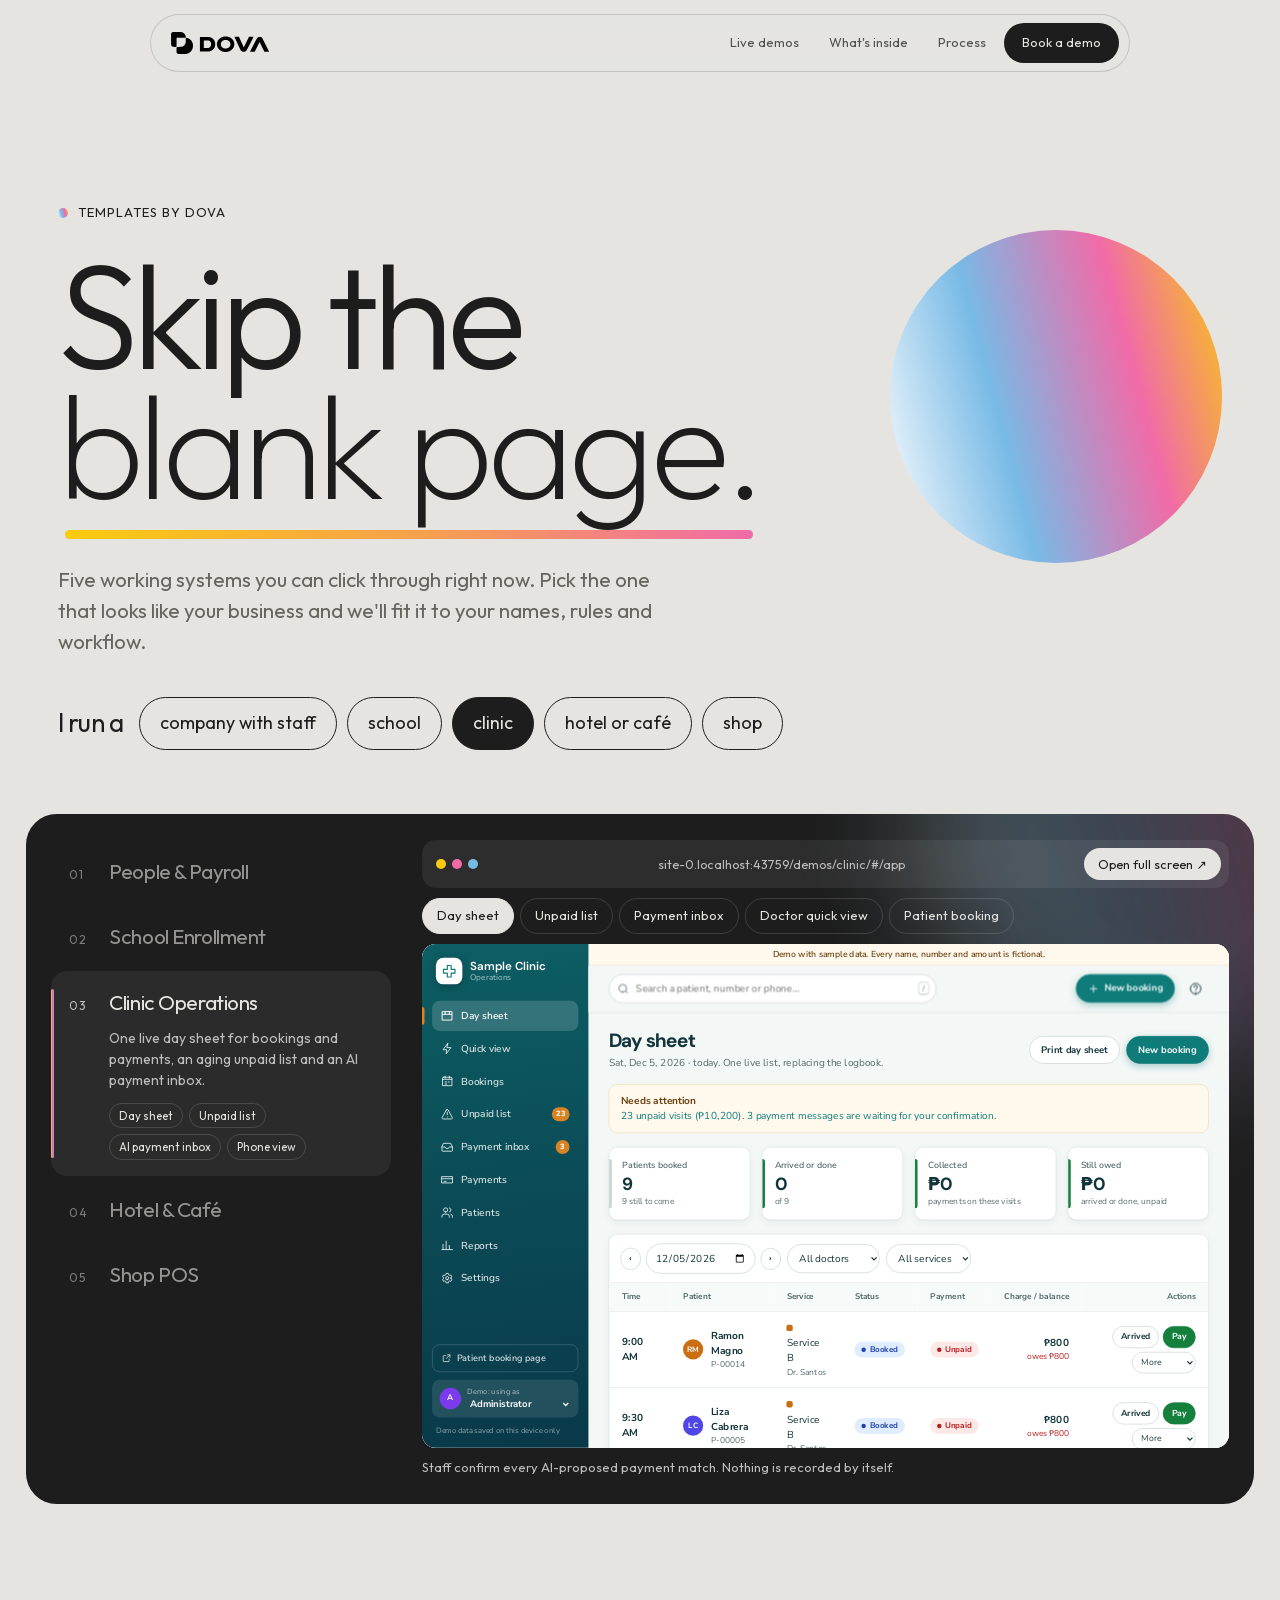
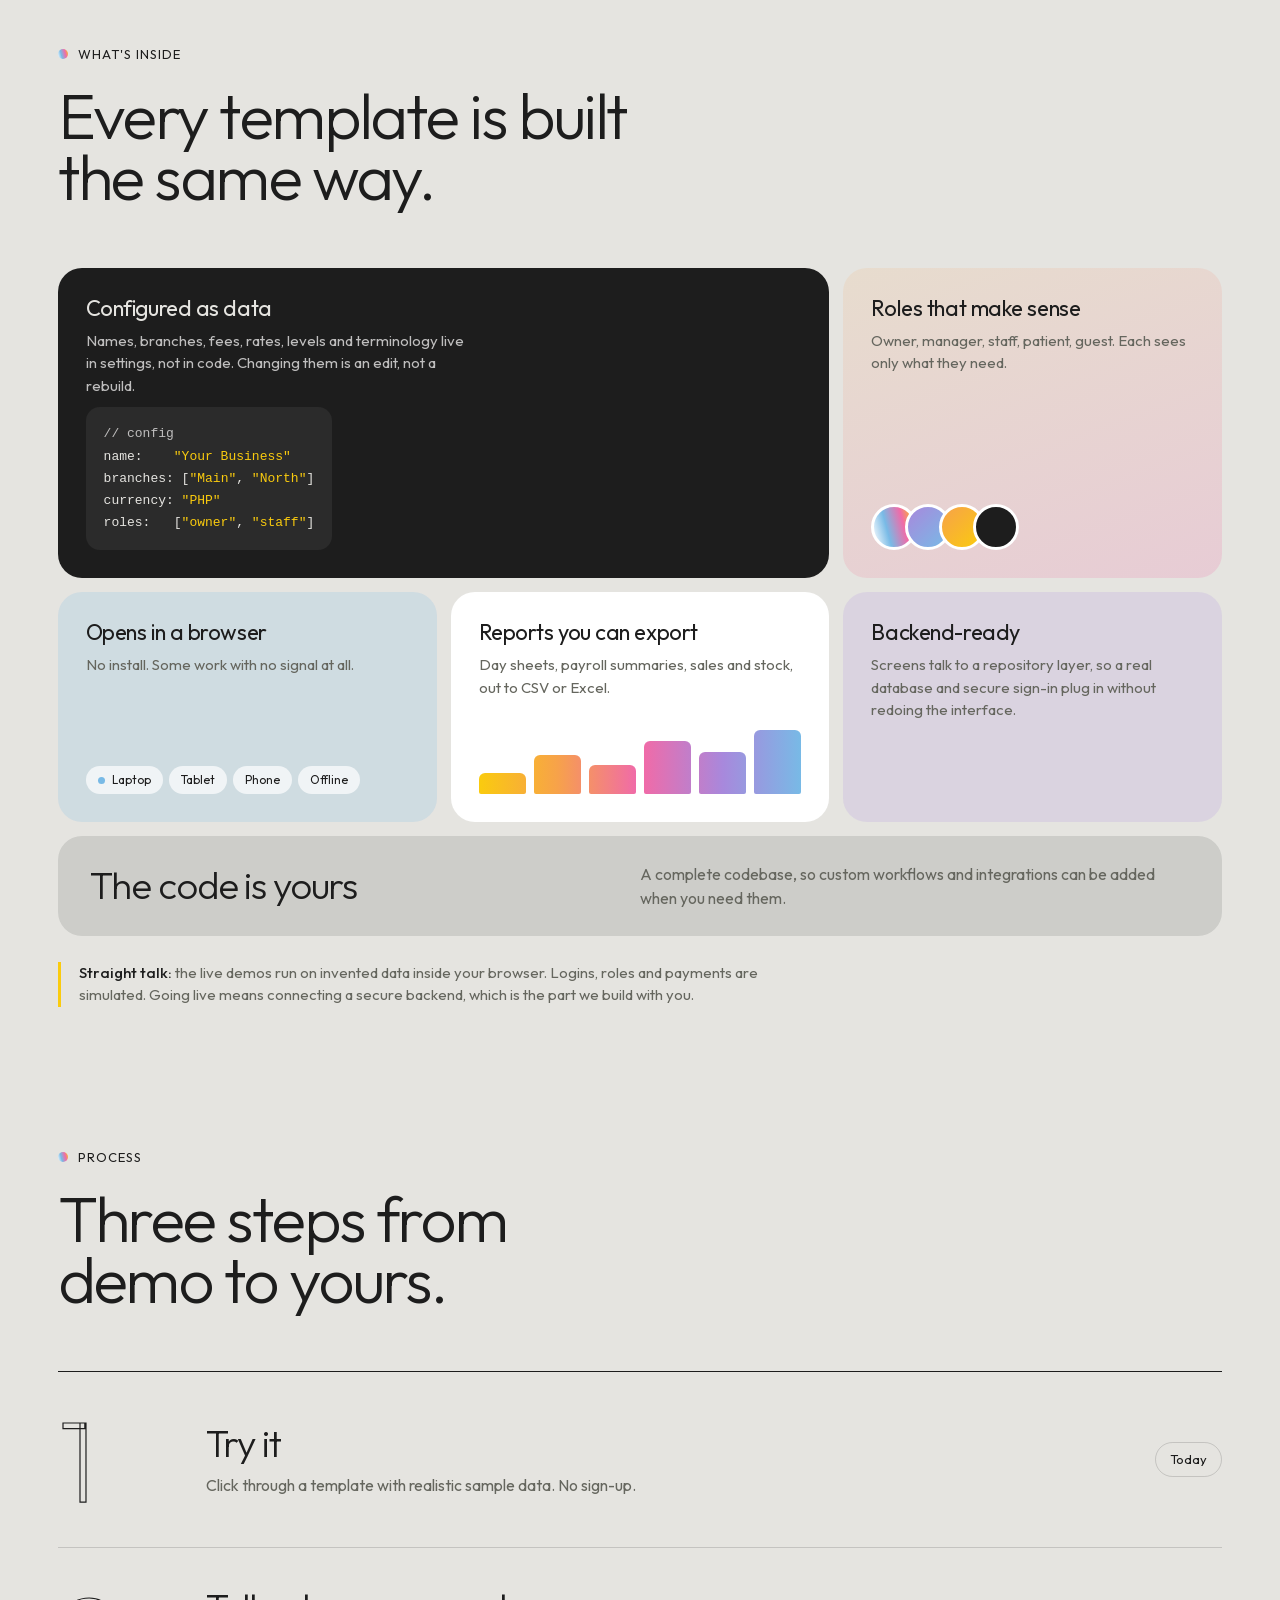
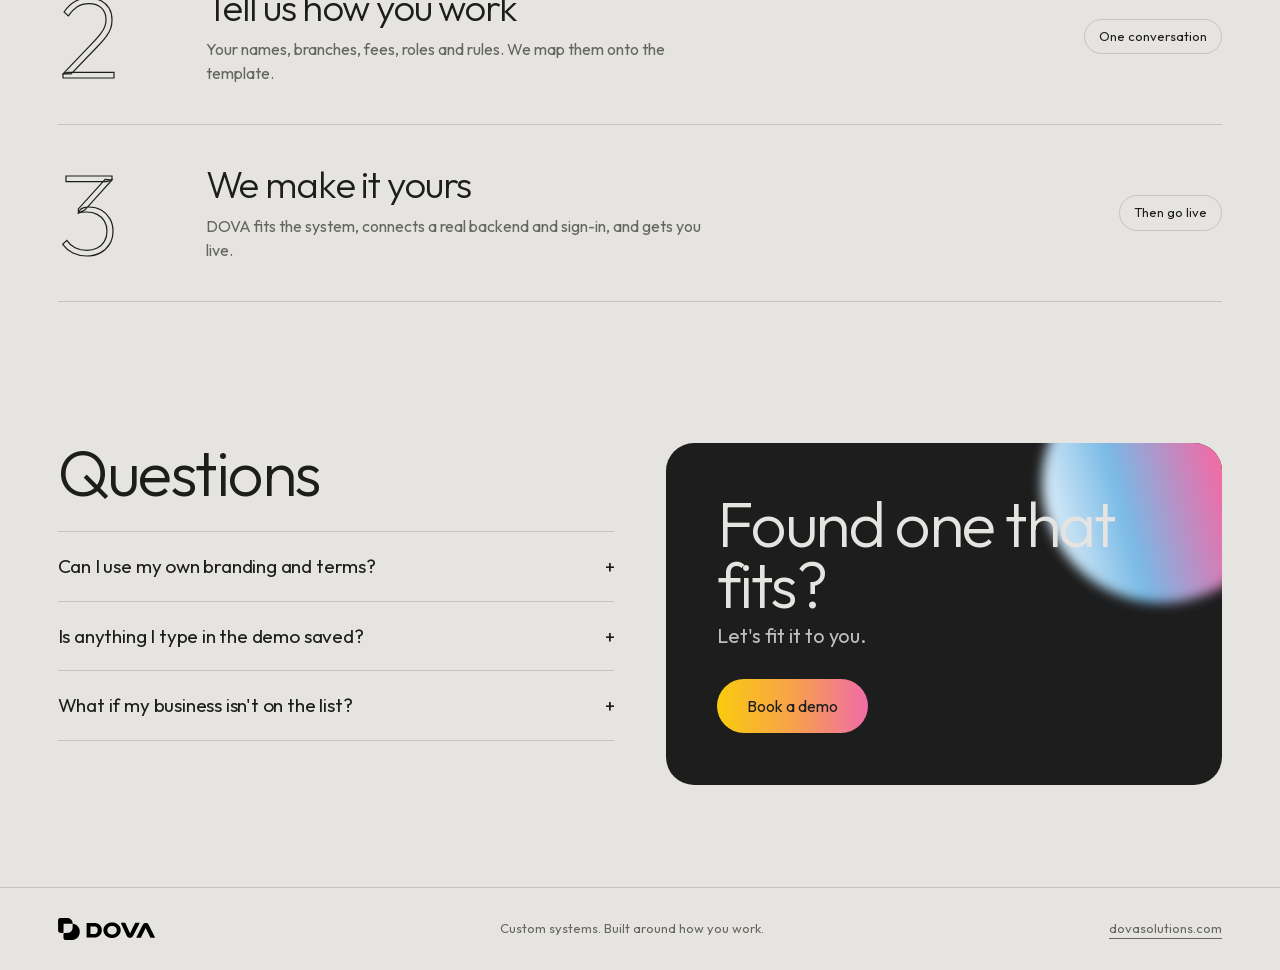
<file: index.html>
<!doctype html>
<html lang="en">
<head>
<meta charset="utf-8">
<meta name="viewport" content="width=device-width, initial-scale=1">
<title>DOVA Templates</title>
<meta name="description" content="Working system templates from DOVA: people and payroll, school enrollment, clinic operations, hospitality and point of sale. Try each one live, then we fit it to your business.">
<link rel="icon" href="assets/dova-logo.svg">
<link rel="preload" href="assets/fonts/outfit-latin.woff2" as="font" type="font/woff2" crossorigin>
<link rel="stylesheet" href="assets/styles.css">
</head>
<body>

<header class="bar" id="top">
  <a class="logo" href="#top" aria-label="DOVA home"><img src="assets/dova-logo.svg" alt="DOVA"></a>
  <nav aria-label="Primary">
    <a href="#stage">Live demos</a>
    <a href="#inside">What's inside</a>
    <a href="#path">Process</a>
    <a class="pill pill-dark" href="https://dovasolutions.com/" target="_blank" rel="noopener">Book a demo</a>
  </nav>
</header>

<main>
<!-- HERO -->
<section class="hero">
  <p class="kicker"><span class="dot"></span>Templates by DOVA</p>
  <h1>Skip the <em>blank page.</em></h1>
  <p class="sub">Five working systems you can click through right now. Pick the one that looks like your business and we'll fit it to your names, rules and workflow.</p>

  <div class="finder" role="group" aria-label="Choose your kind of business">
    <span class="finder-lead">I run a</span>
    <button class="chip" data-pick="ems">company with staff</button>
    <button class="chip" data-pick="enrollment">school</button>
    <button class="chip" data-pick="clinic">clinic</button>
    <button class="chip" data-pick="hospitality">hotel or café</button>
    <button class="chip" data-pick="pos">shop</button>
  </div>
</section>

<!-- STAGE -->
<section class="stage-wrap" id="stage" aria-label="Live template demos">
  <div class="stage">
    <div class="rail" role="tablist" aria-label="Templates"></div>
    <div class="screen">
      <div class="chrome">
        <span class="lights" aria-hidden="true"><i></i><i></i><i></i></span>
        <span class="url" id="url">templates.dova.dpdns.org</span>
        <a class="open" id="open" href="#" target="_blank" rel="noopener">Open full screen <span aria-hidden="true">↗</span></a>
      </div>
      <div class="views" id="views" role="group" aria-label="Views"></div>
      <div class="viewport" id="viewport">
        <div class="loading" id="loading"><span></span><span></span><span></span></div>
        <iframe id="frame" title="Template demo" loading="lazy"></iframe>
      </div>
      <p class="screen-note" id="note"></p>
    </div>
  </div>
</section>

<!-- INSIDE -->
<section class="inside" id="inside">
  <div class="head">
    <p class="kicker"><span class="dot"></span>What's inside</p>
    <h2>Every template is built the same way.</h2>
  </div>

  <div class="bento">
    <article class="tile t-config reveal">
      <h3>Configured as data</h3>
      <p>Names, branches, fees, rates, levels and terminology live in settings, not in code. Changing them is an edit, not a rebuild.</p>
      <pre aria-hidden="true"><span class="c">// config</span>
name:    <span class="s">"Your Business"</span>
branches: [<span class="s">"Main"</span>, <span class="s">"North"</span>]
currency: <span class="s">"PHP"</span>
roles:   [<span class="s">"owner"</span>, <span class="s">"staff"</span>]</pre>
    </article>

    <article class="tile t-roles reveal">
      <h3>Roles that make sense</h3>
      <p>Owner, manager, staff, patient, guest. Each sees only what they need.</p>
      <div class="avatars" aria-hidden="true"><i></i><i></i><i></i><i></i></div>
    </article>

    <article class="tile t-run reveal">
      <h3>Opens in a browser</h3>
      <p>No install. Some work with no signal at all.</p>
      <div class="devs" aria-hidden="true"><span>Laptop</span><span>Tablet</span><span>Phone</span><span>Offline</span></div>
    </article>

    <article class="tile t-rep reveal">
      <h3>Reports you can export</h3>
      <p>Day sheets, payroll summaries, sales and stock, out to CSV or Excel.</p>
      <div class="spark" aria-hidden="true"><i style="--h:30%"></i><i style="--h:55%"></i><i style="--h:42%"></i><i style="--h:75%"></i><i style="--h:60%"></i><i style="--h:92%"></i></div>
    </article>

    <article class="tile t-back reveal">
      <h3>Backend-ready</h3>
      <p>Screens talk to a repository layer, so a real database and secure sign-in plug in without redoing the interface.</p>
    </article>

    <article class="tile t-own reveal">
      <h3>The code is yours</h3>
      <p>A complete codebase, so custom workflows and integrations can be added when you need them.</p>
    </article>
  </div>

  <p class="honest"><b>Straight talk:</b> the live demos run on invented data inside your browser. Logins, roles and payments are simulated. Going live means connecting a secure backend, which is the part we build with you.</p>
</section>

<!-- PATH -->
<section class="path" id="path">
  <div class="head">
    <p class="kicker"><span class="dot"></span>Process</p>
    <h2>Three steps from demo to yours.</h2>
  </div>
  <ol class="rows">
    <li class="reveal"><span class="n">1</span><div><h3>Try it</h3><p>Click through a template with realistic sample data. No sign-up.</p></div><span class="when">Today</span></li>
    <li class="reveal"><span class="n">2</span><div><h3>Tell us how you work</h3><p>Your names, branches, fees, roles and rules. We map them onto the template.</p></div><span class="when">One conversation</span></li>
    <li class="reveal"><span class="n">3</span><div><h3>We make it yours</h3><p>DOVA fits the system, connects a real backend and sign-in, and gets you live.</p></div><span class="when">Then go live</span></li>
  </ol>
</section>

<!-- FAQ + CTA -->
<section class="close">
  <div class="faq">
    <h2>Questions</h2>
    <details><summary>Can I use my own branding and terms?</summary><p>Yes. Names, logos, levels, rooms, rates, fees and terminology are replaced for your business.</p></details>
    <details><summary>Is anything I type in the demo saved?</summary><p>Only in your own browser. There is no server behind the demos. Please don't enter real personal or business data.</p></details>
    <details><summary>What if my business isn't on the list?</summary><p>These are starting points. Tell us the process you want to run and we build around it.</p></details>
  </div>
  <div class="cta">
    <div class="orb" aria-hidden="true"></div>
    <h2>Found one that fits?</h2>
    <p>Let's fit it to you.</p>
    <a class="pill pill-grad" href="https://dovasolutions.com/" target="_blank" rel="noopener">Book a demo</a>
  </div>
</section>
</main>

<footer class="foot">
  <a class="logo" href="#top" aria-label="DOVA home"><img src="assets/dova-logo.svg" alt="DOVA"></a>
  <p>Custom systems. Built around how you work.</p>
  <a href="https://dovasolutions.com/" target="_blank" rel="noopener">dovasolutions.com</a>
</footer>

<script src="assets/app.js"></script>
</body>
</html>
</file>
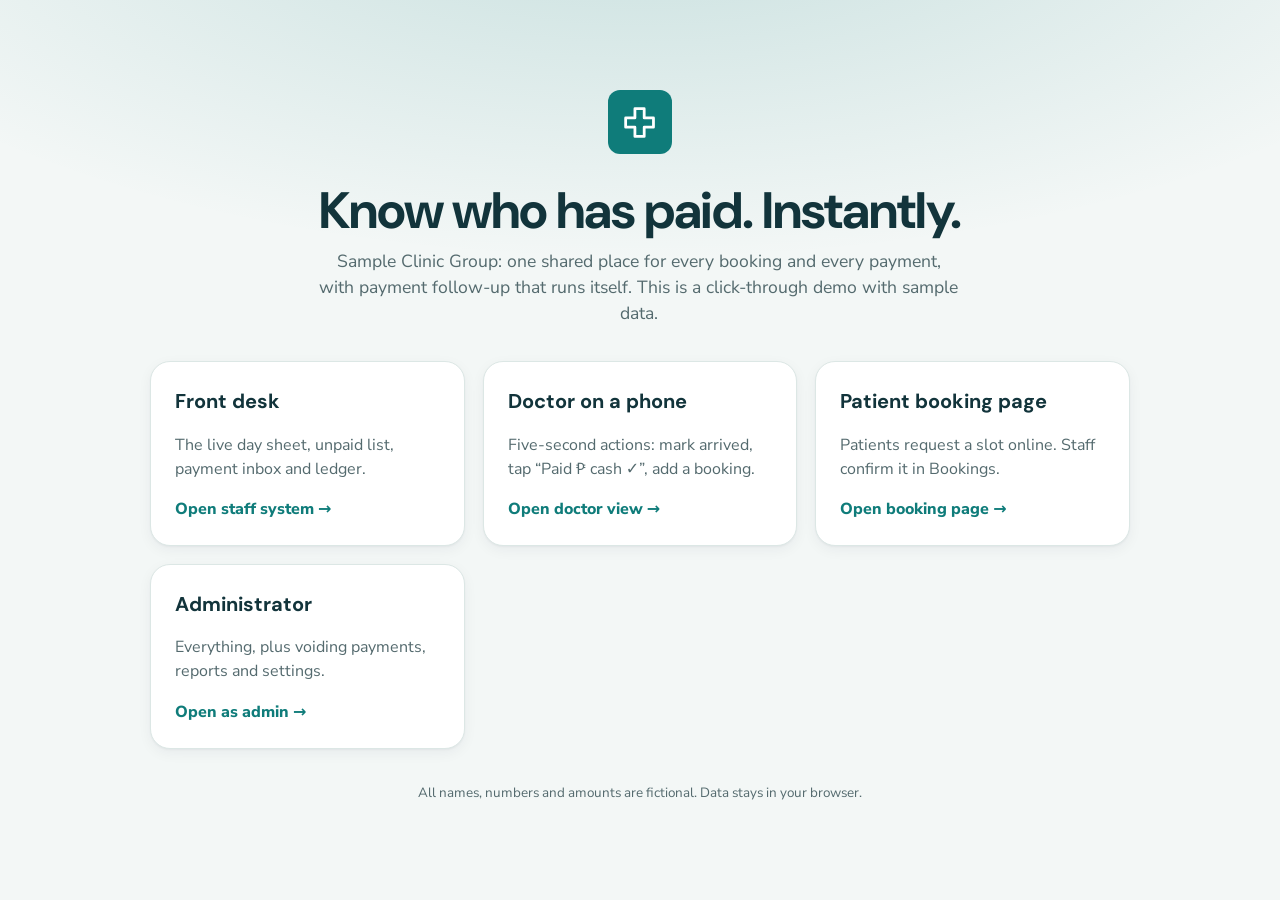
<file: demos/clinic/index.html>
<!doctype html>
<html lang="en">
  <head>
    <meta charset="UTF-8" />
    <link rel="icon" type="image/svg+xml" href="./favicon.svg" />
    <meta name="viewport" content="width=device-width, initial-scale=1.0" />
    <meta name="color-scheme" content="light" />
    <link rel="preconnect" href="https://fonts.googleapis.com" />
    <link rel="preconnect" href="https://fonts.gstatic.com" crossorigin />
    <link href="https://fonts.googleapis.com/css2?family=DM+Sans:wght@400;500;700&family=Nunito+Sans:wght@400;600;700;800&display=swap" rel="stylesheet" />
    <title>Clinic Operations System (demo)</title>
    <script type="module" crossorigin src="./assets/index-Bl2GiX61.js"></script>
    <link rel="stylesheet" crossorigin href="./assets/index-CHLvwdkX.css">
  </head>
  <body>
    <div id="root"></div>
  </body>
</html>
</file>
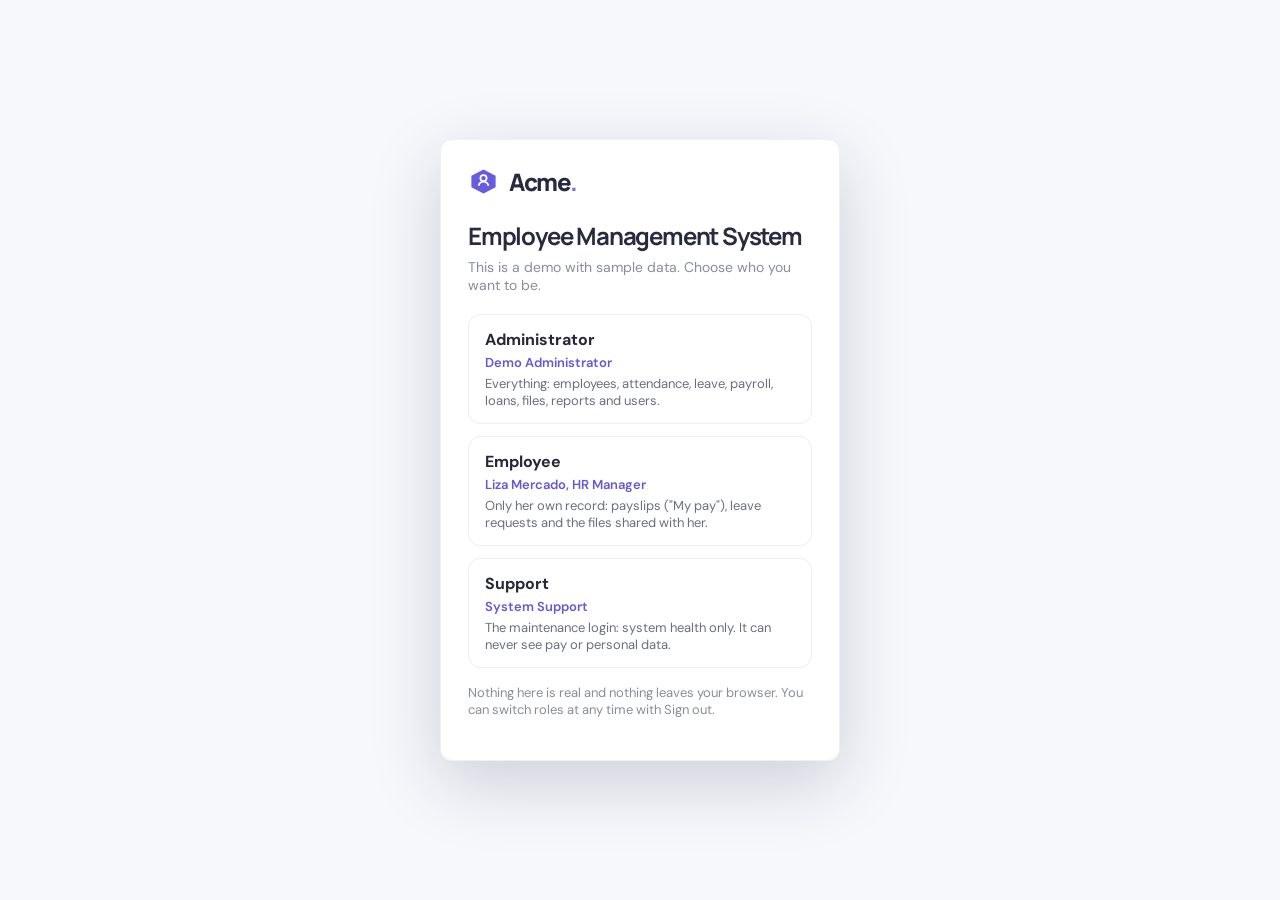
<file: demos/ems/index.html>
<!doctype html>
<html lang="en">
  <head>
    <meta charset="UTF-8" />
    <link rel="icon" type="image/svg+xml" href="/demos/ems/favicon.svg" />
    <meta name="viewport" content="width=device-width, initial-scale=1.0" />
    <title>Employee Management System (demo)</title>
    <script type="module" crossorigin src="/demos/ems/assets/index-CREyiJYK.js"></script>
    <link rel="stylesheet" crossorigin href="/demos/ems/assets/index-DJ6rns2R.css">
  </head>
  <body>
    <div id="root"></div>
  </body>
</html>
</file>
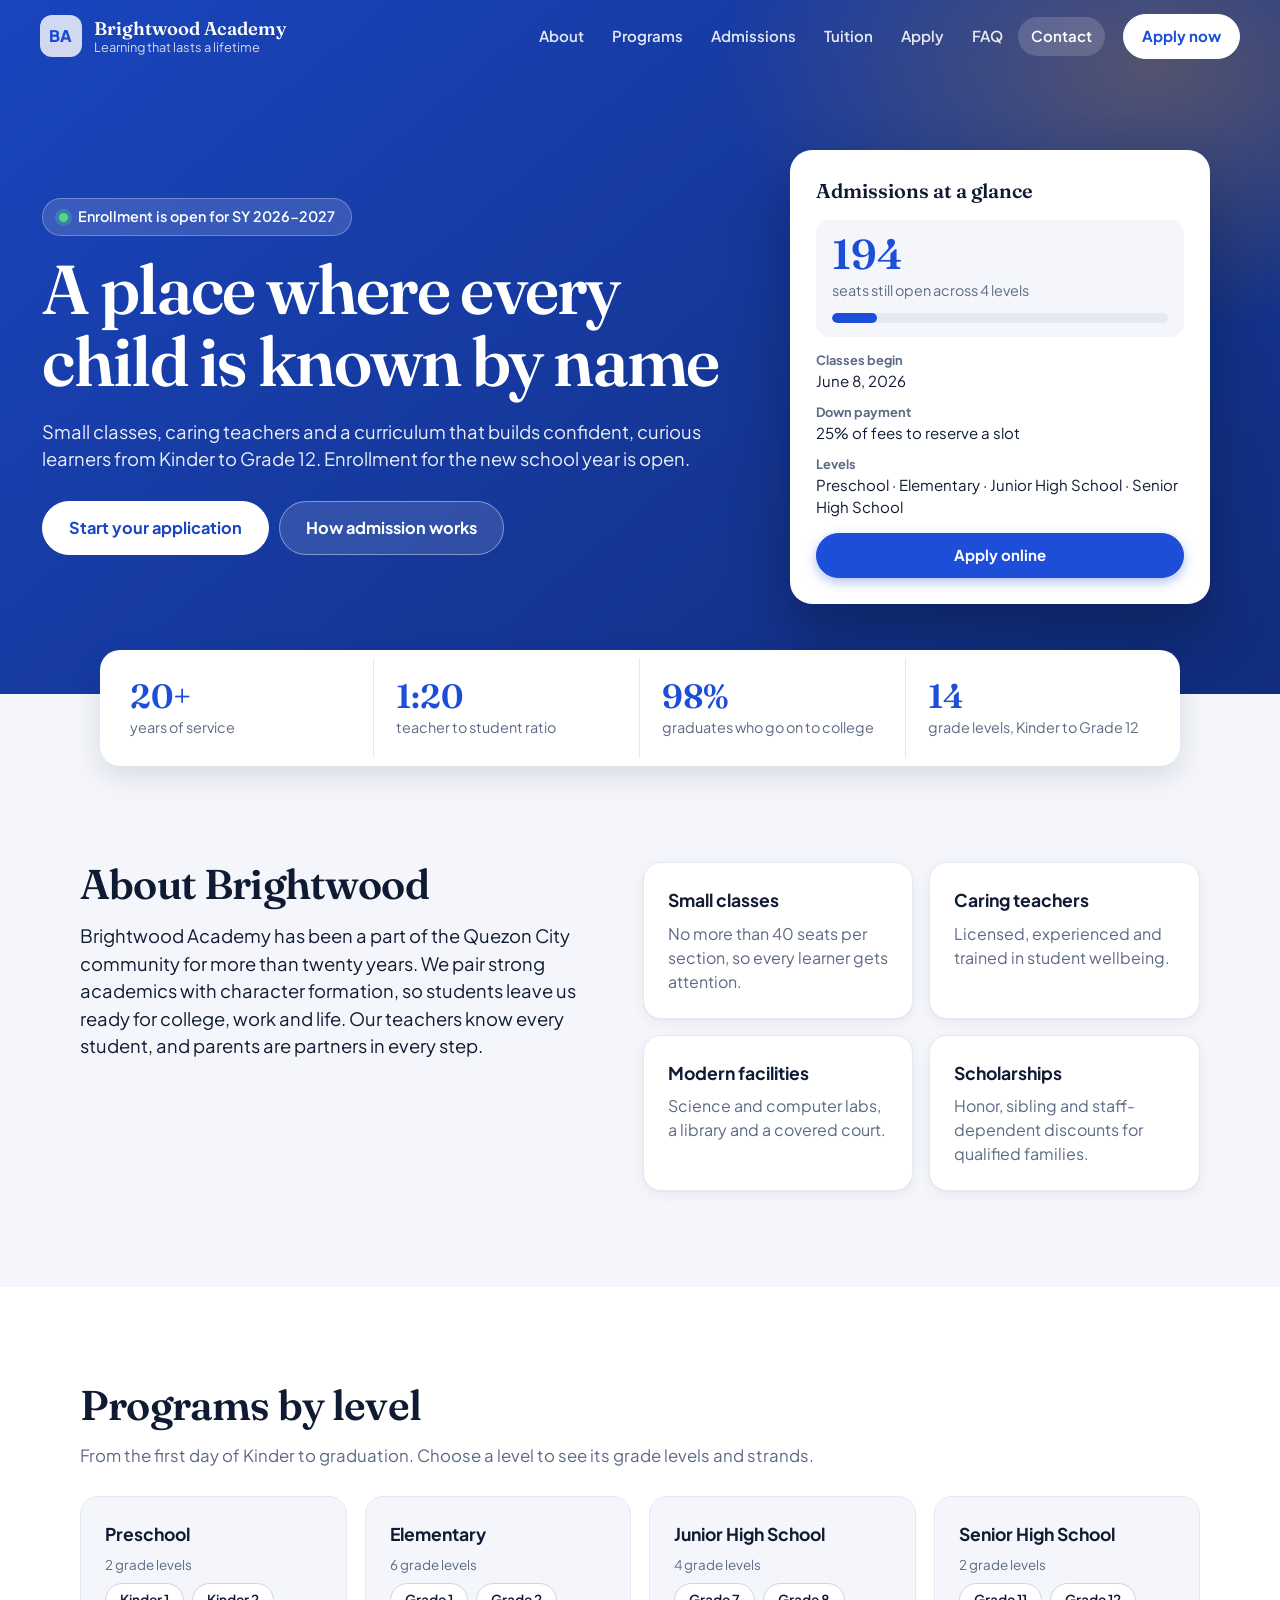
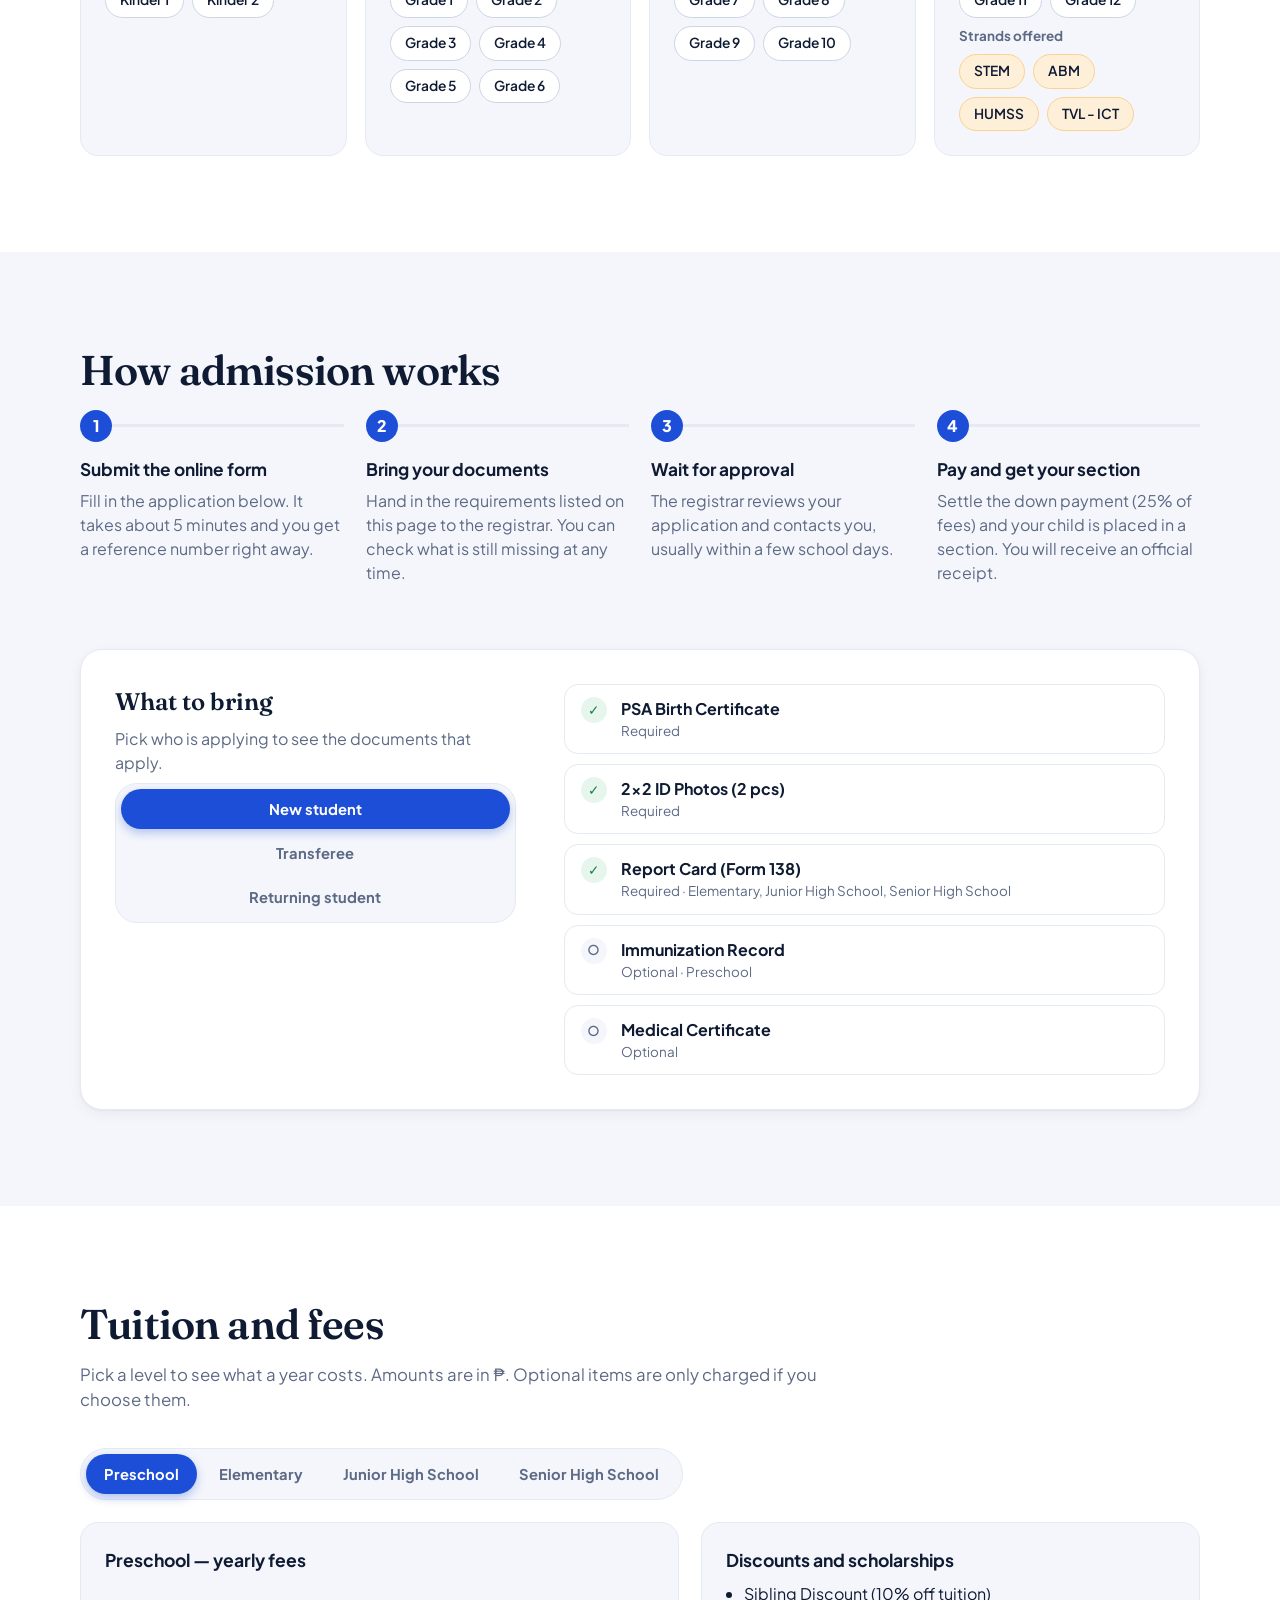
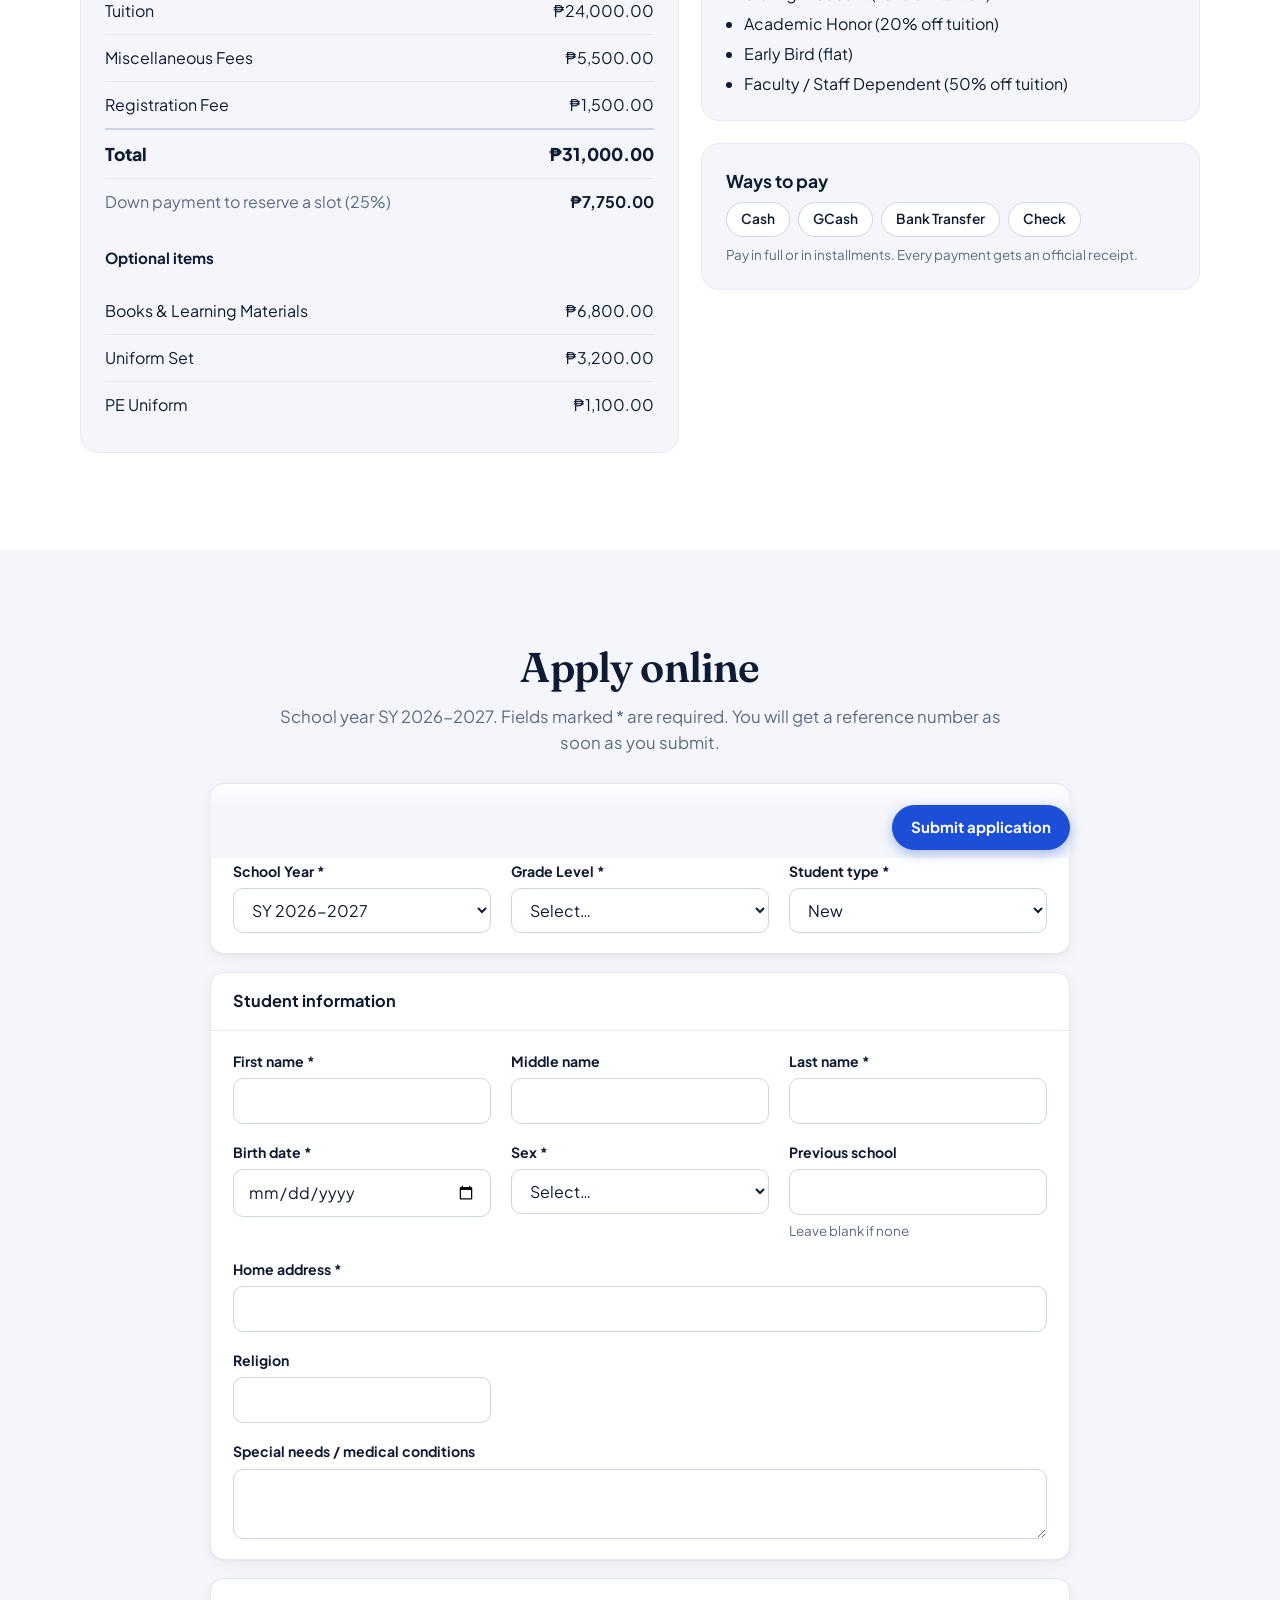
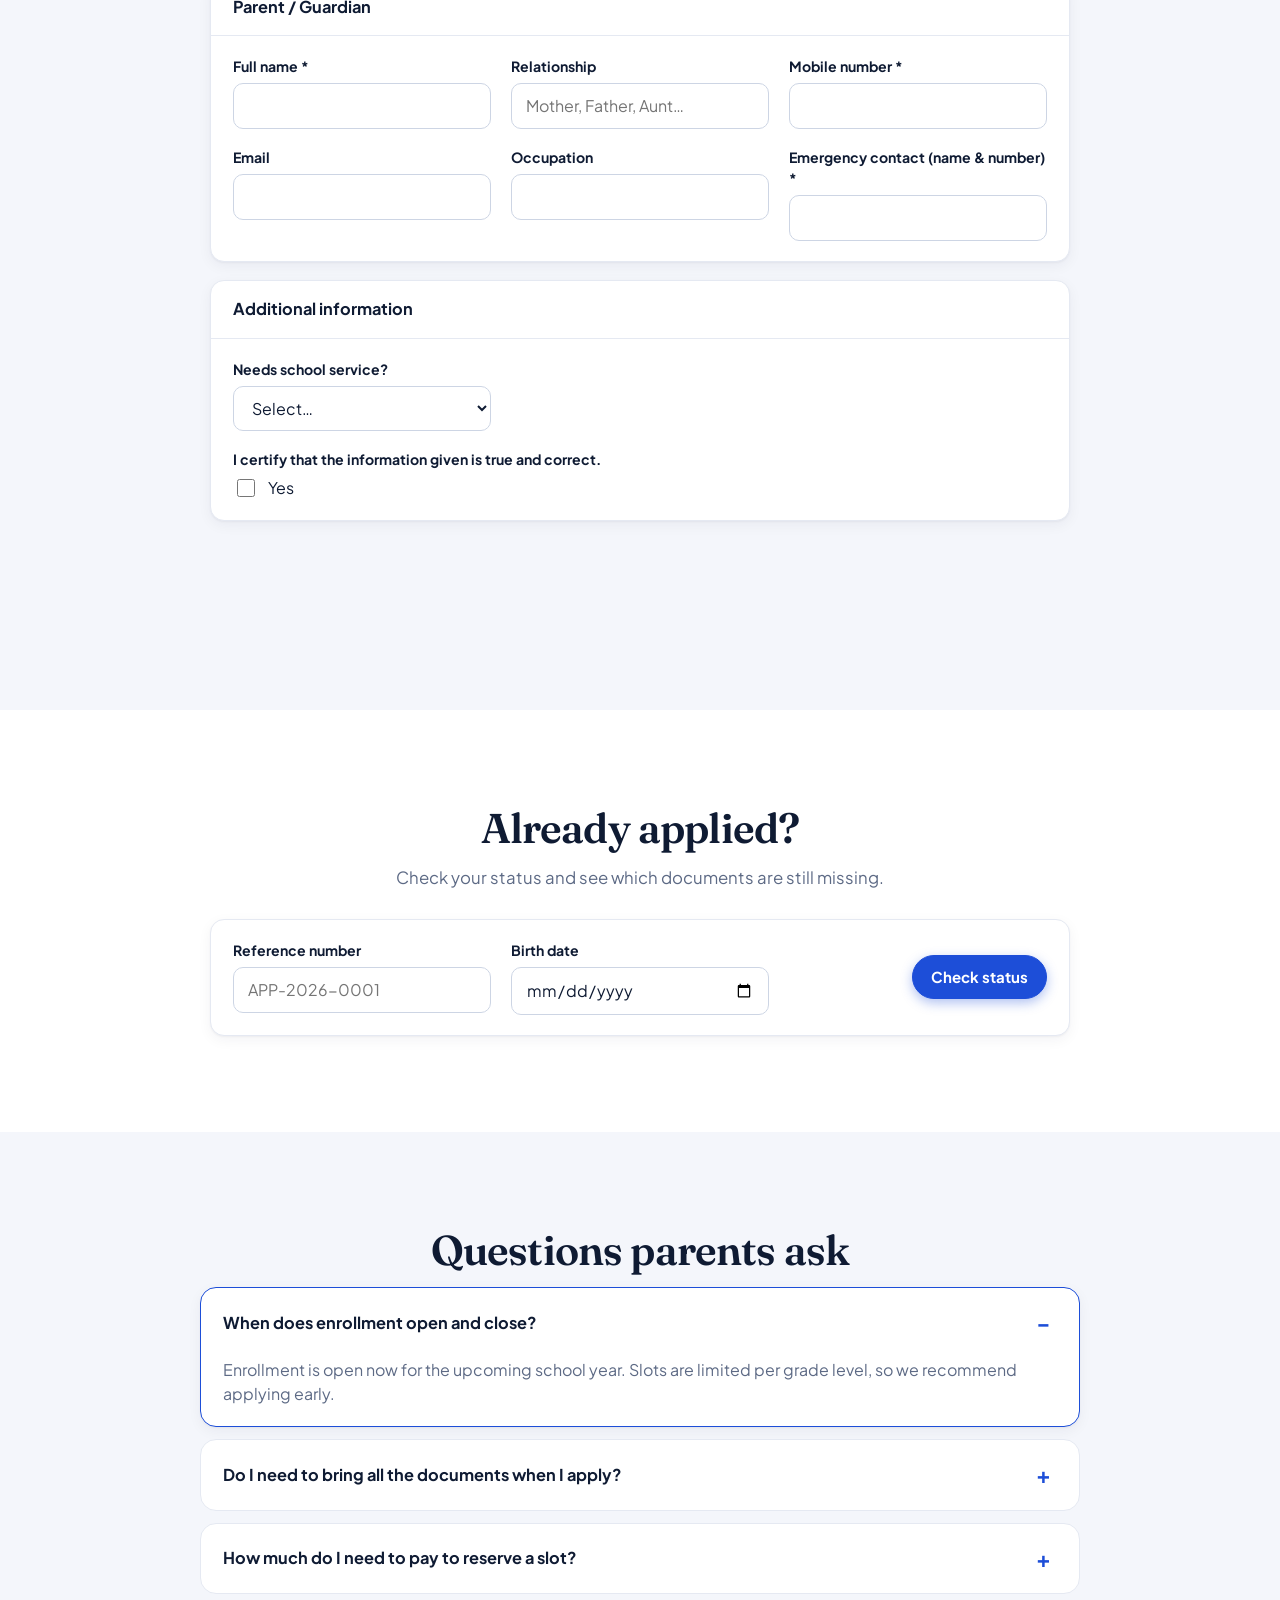
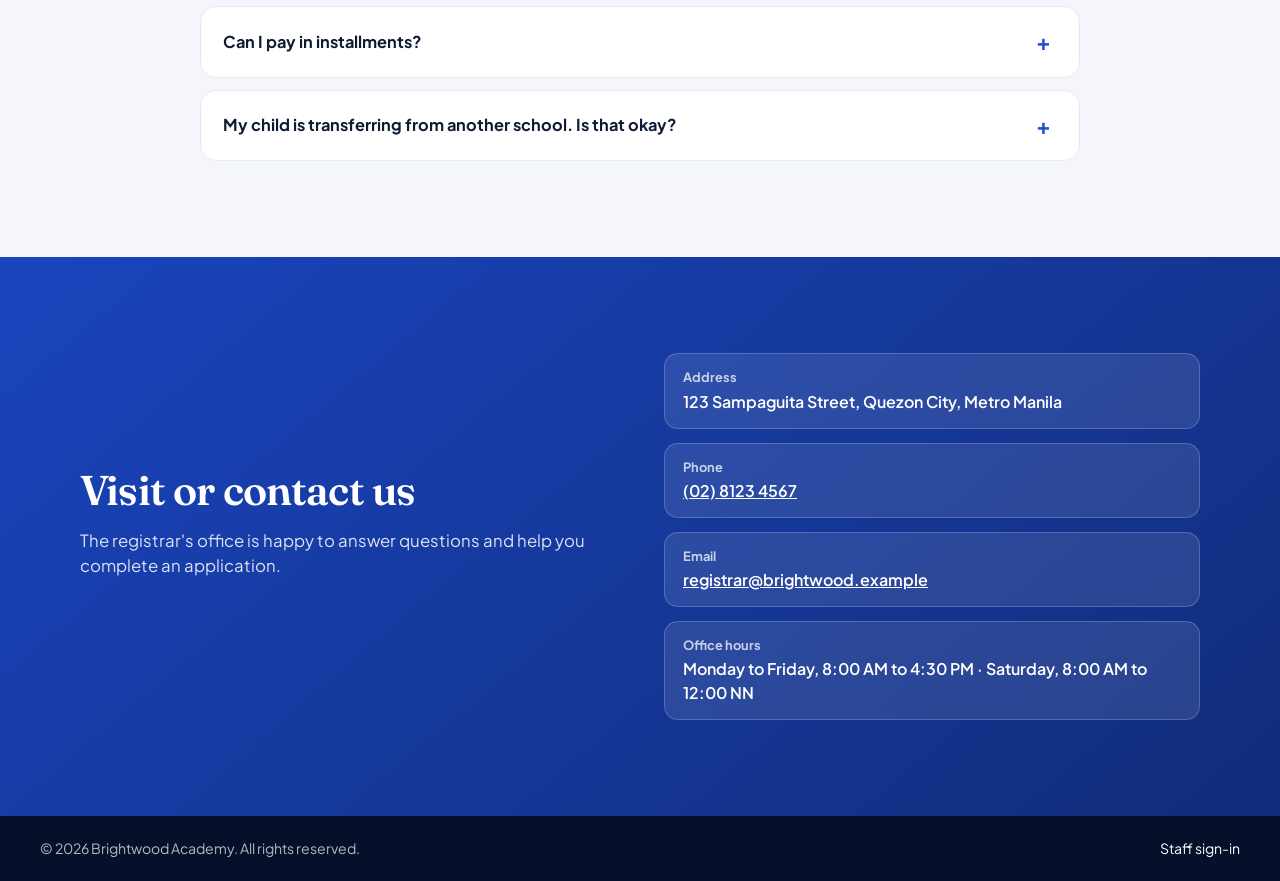
<file: demos/enrollment/index.html>
<!doctype html>
<html lang="en">
  <head>
    <meta charset="UTF-8" />
    <link rel="icon" type="image/svg+xml" href="./favicon.svg" />
    <meta name="viewport" content="width=device-width, initial-scale=1.0" />
    <meta name="color-scheme" content="light" />
    <link rel="preconnect" href="https://fonts.googleapis.com" />
    <link rel="preconnect" href="https://fonts.gstatic.com" crossorigin />
    <link href="https://fonts.googleapis.com/css2?family=Fraunces:opsz,wght@9..144,500;9..144,600;9..144,700&family=Plus+Jakarta+Sans:wght@400;500;600;700;800&display=swap" rel="stylesheet" />
    <title>School Enrollment System</title>
    <script type="module" crossorigin src="./assets/index-DuAYCayS.js"></script>
    <link rel="stylesheet" crossorigin href="./assets/index-CTCAlJUj.css">
  </head>
  <body>
    <div id="root"></div>
  </body>
</html>
</file>
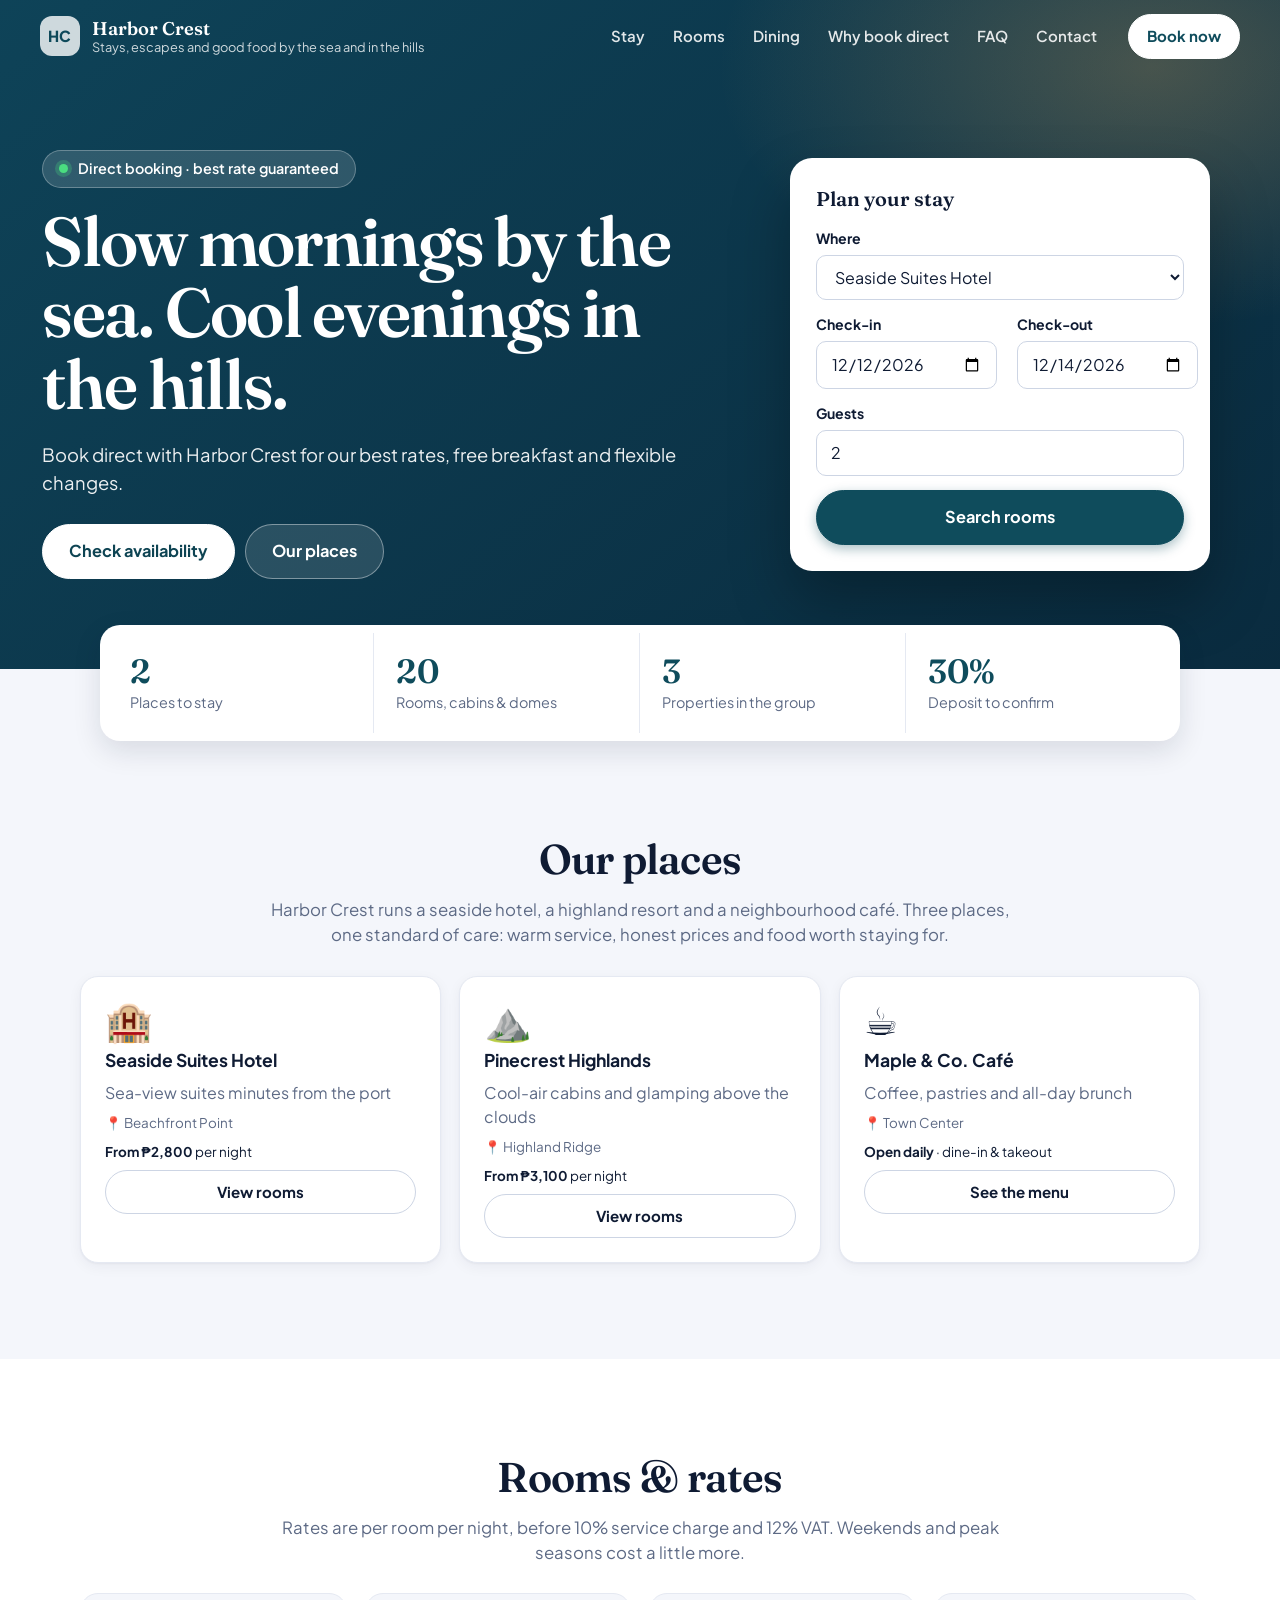
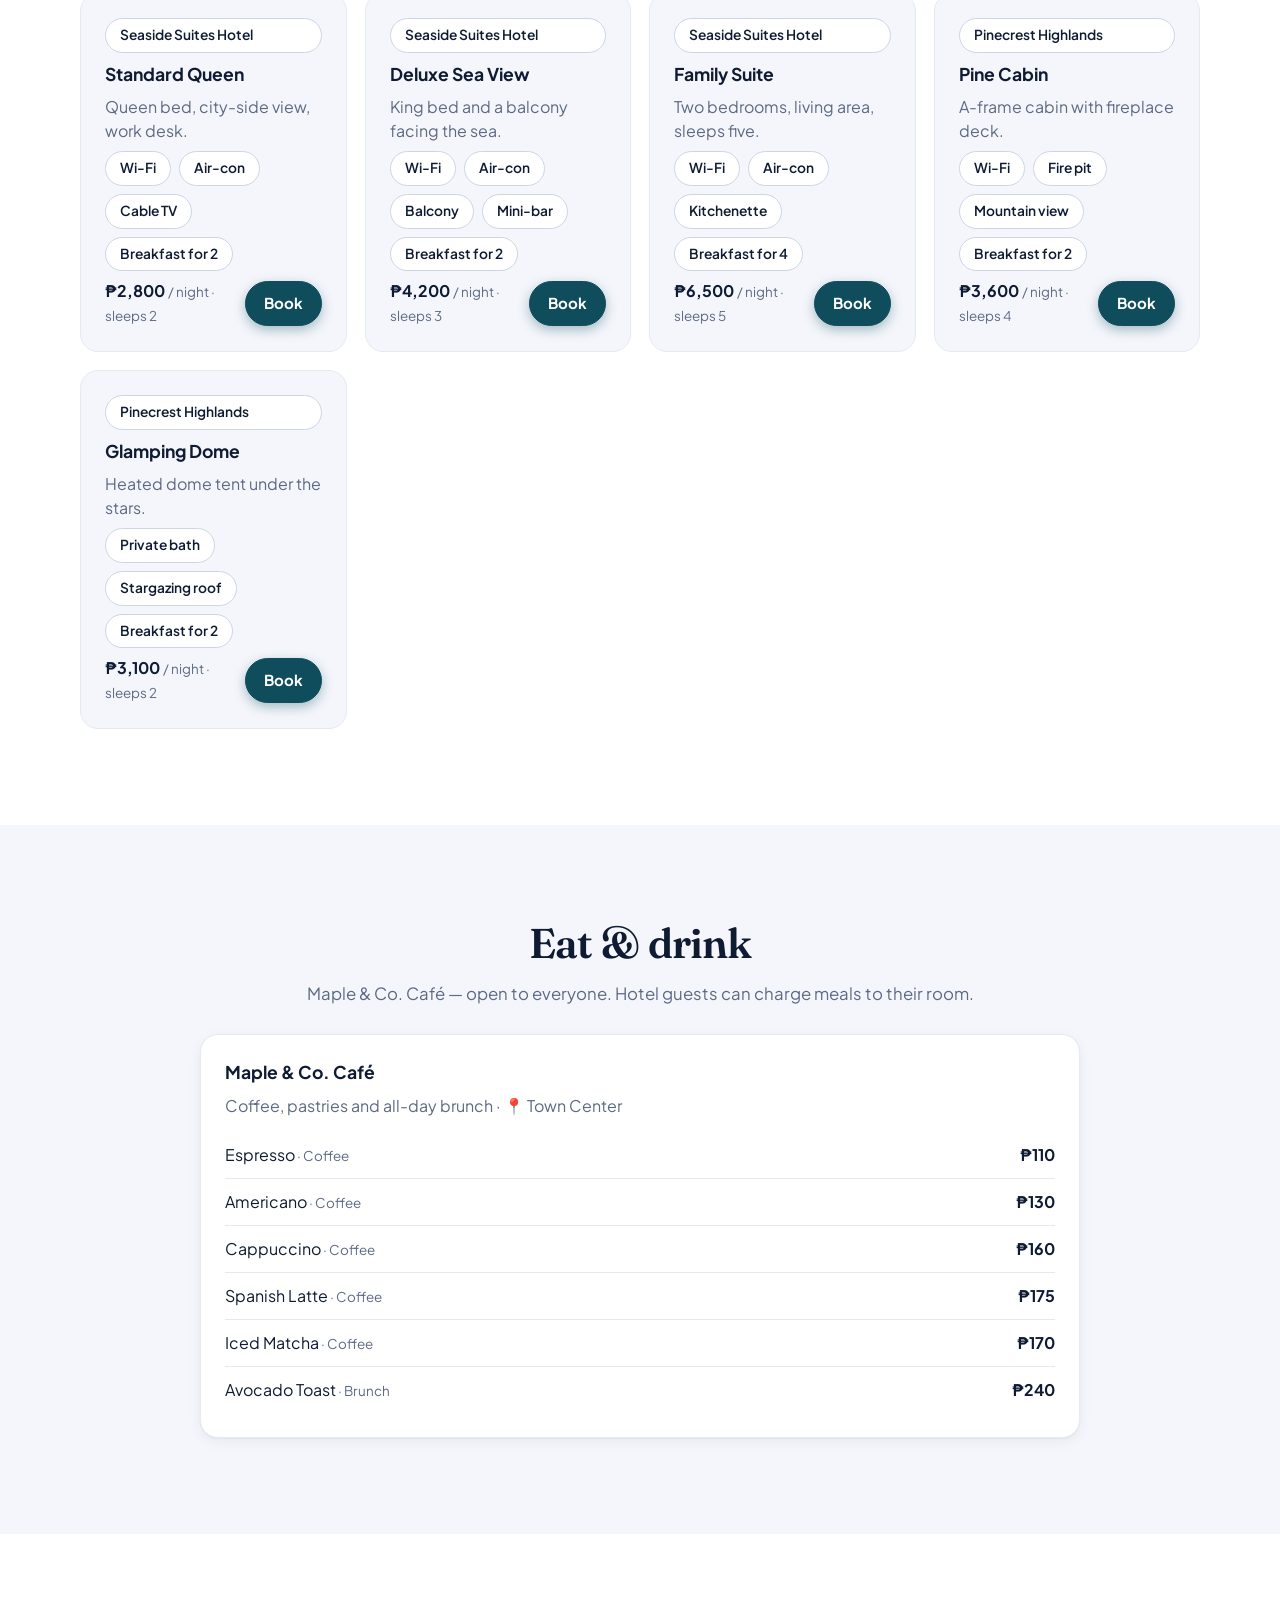
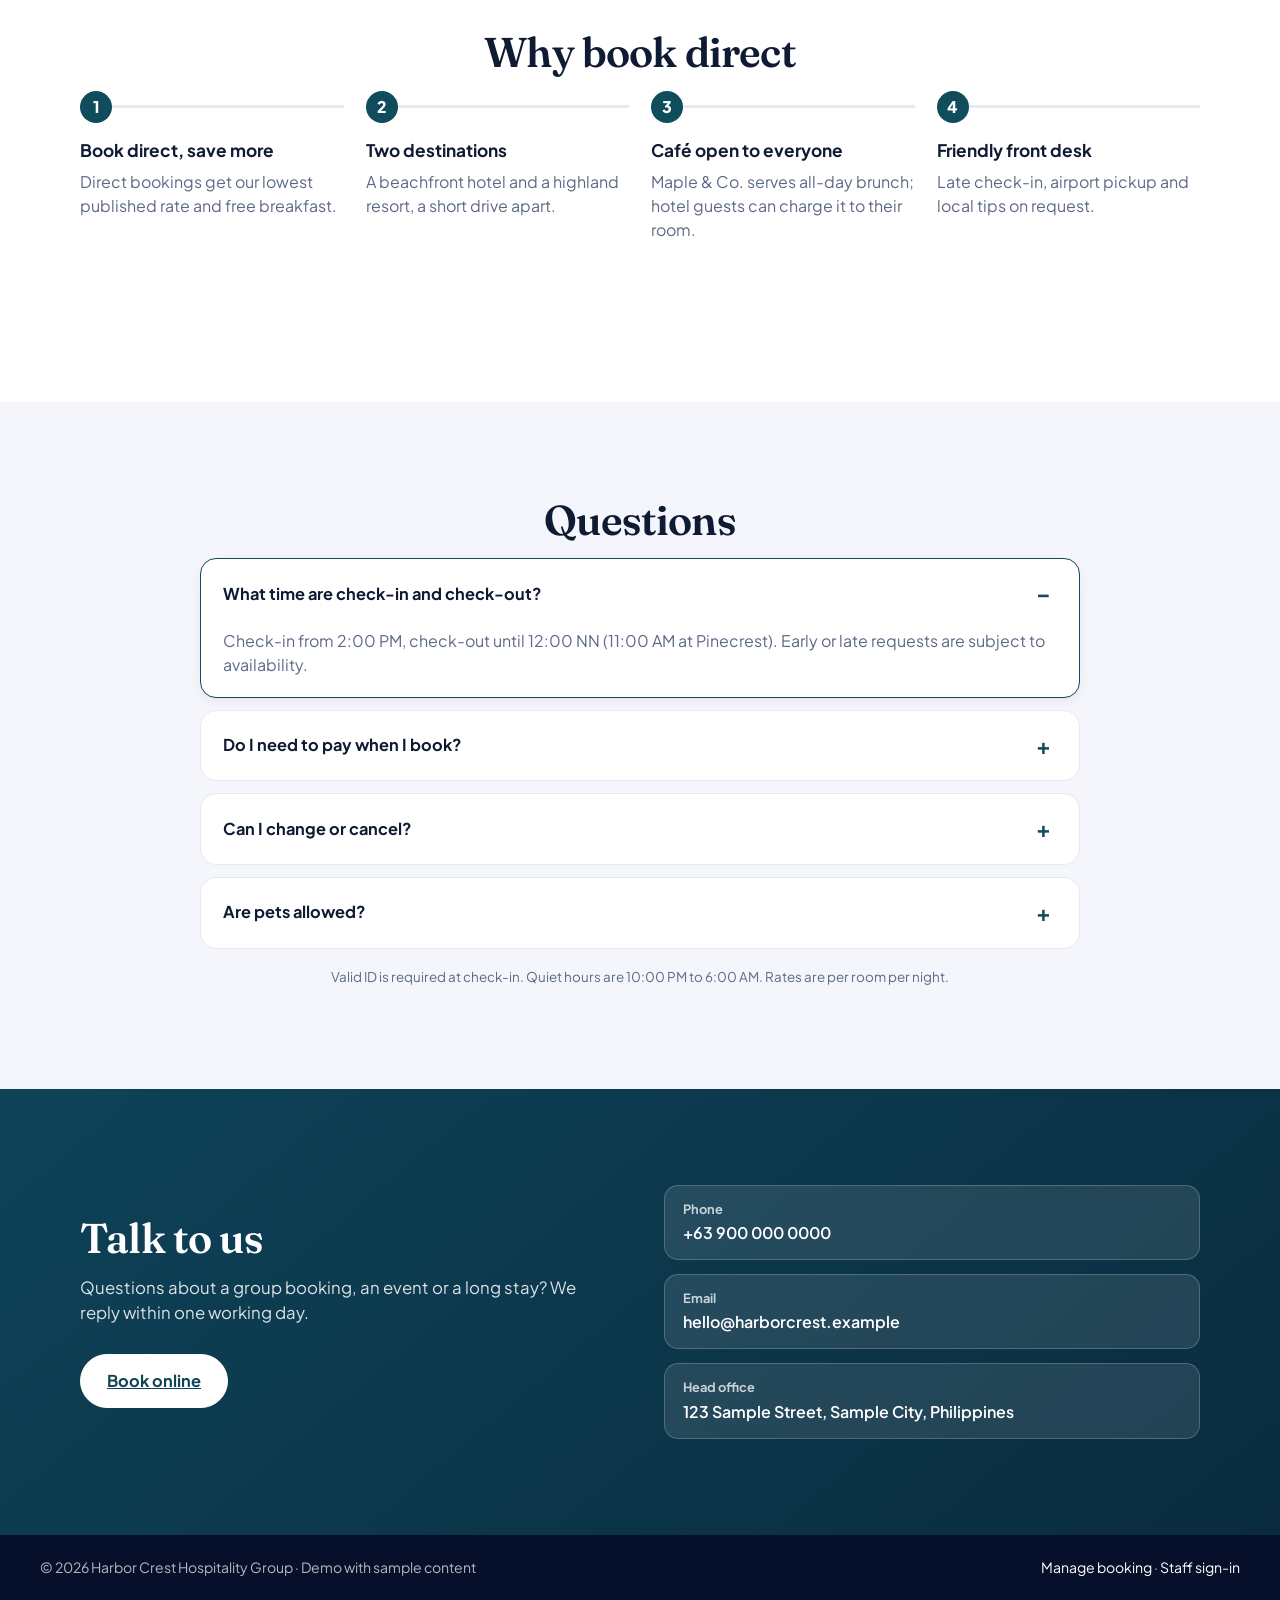
<file: demos/hospitality/index.html>
<!doctype html>
<html lang="en">
  <head>
    <meta charset="UTF-8" />
    <link rel="icon" type="image/svg+xml" href="./favicon.svg" />
    <meta name="viewport" content="width=device-width, initial-scale=1.0" />
    <meta name="color-scheme" content="light" />
    <link rel="preconnect" href="https://fonts.googleapis.com" />
    <link rel="preconnect" href="https://fonts.gstatic.com" crossorigin />
    <link href="https://fonts.googleapis.com/css2?family=Fraunces:opsz,wght@9..144,500;9..144,600;9..144,700&family=Plus+Jakarta+Sans:wght@400;500;600;700;800&display=swap" rel="stylesheet" />
    <title>Hospitality Management System</title>
    <script type="module" crossorigin src="./assets/index-CbbcbWh7.js"></script>
    <link rel="stylesheet" crossorigin href="./assets/index-Dd2KuOpY.css">
  </head>
  <body>
    <div id="root"></div>
  </body>
</html>
</file>
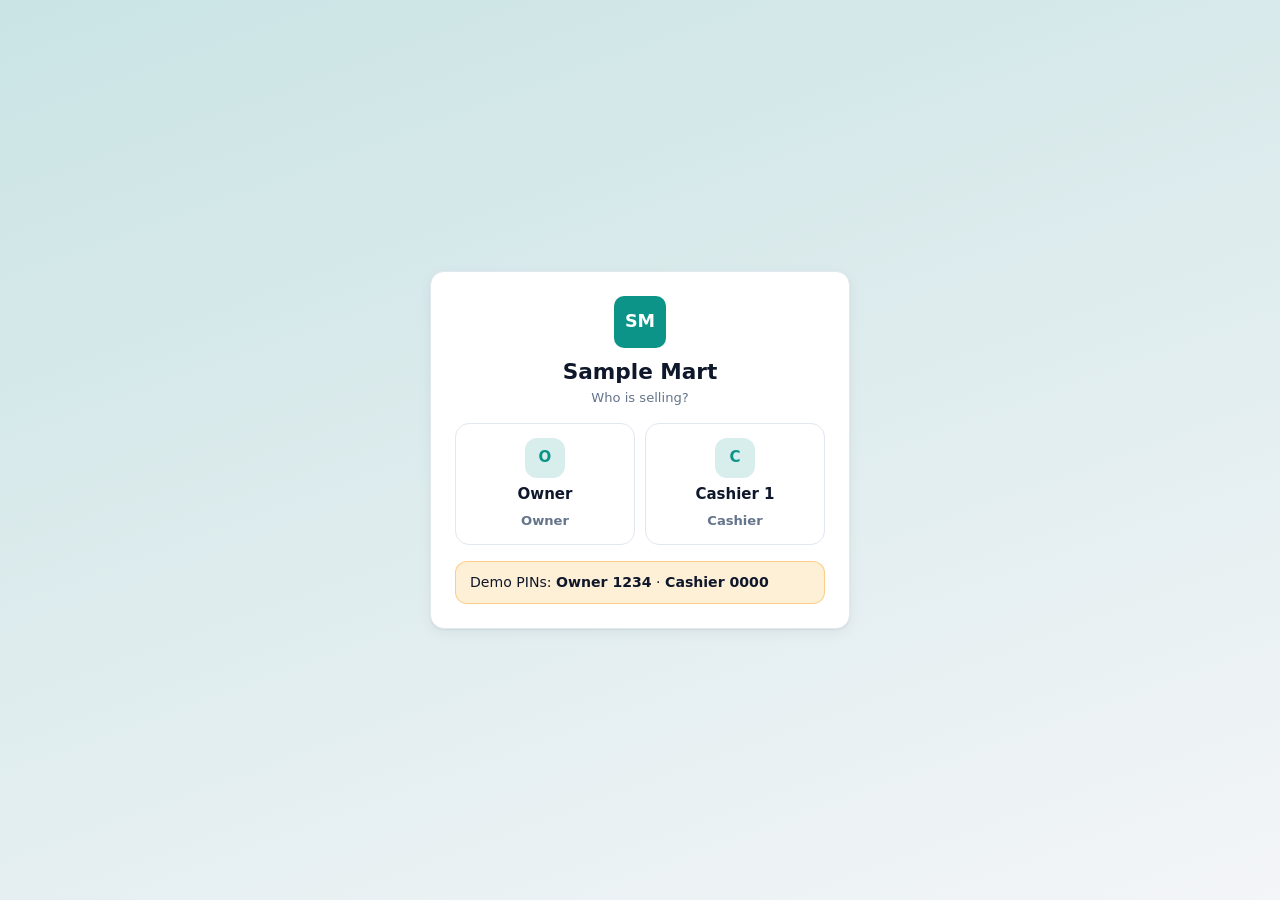
<file: demos/pos/index.html>
<!doctype html>
<html lang="en">
  <head>
    <meta charset="UTF-8" />
    <link rel="icon" type="image/svg+xml" href="./favicon.svg" />
    <link rel="manifest" href="./manifest.webmanifest" />
    <meta name="viewport" content="width=device-width, initial-scale=1.0, viewport-fit=cover" />
    <meta name="theme-color" content="#0d9488" />
    <meta name="apple-mobile-web-app-capable" content="yes" />
    <link rel="apple-touch-icon" href="./favicon.svg" />
    <title>POS &amp; Inventory</title>
    <script type="module" crossorigin src="./assets/index-CbrPjS06.js"></script>
    <link rel="stylesheet" crossorigin href="./assets/index-CdqwtkGp.css">
  </head>
  <body>
    <div id="root"></div>
  </body>
</html>
</file>
<file: assets/styles.css>
@font-face{font-family:Outfit;src:url(fonts/outfit-latin.woff2) format("woff2");font-weight:100 900;font-display:swap;unicode-range:U+0000-00FF,U+0131,U+0152-0153,U+02BB-02BC,U+02C6,U+02DA,U+02DC,U+2000-206F,U+20AC,U+2122,U+2191,U+2193,U+2197,U+2212,U+2215,U+FEFF,U+FFFD}
@font-face{font-family:Outfit;src:url(fonts/outfit-latin-ext.woff2) format("woff2");font-weight:100 900;font-display:swap;unicode-range:U+0100-02BA,U+02BD-02C5,U+02C7-02CC,U+02CE-02D7,U+02DD-02FF,U+0304,U+0308,U+0329,U+1D00-1DBF,U+1E00-1E9F,U+1EF2-1EFF,U+2020,U+20A0-20AB,U+20AD-20C0,U+2113,U+2C60-2C7F,U+A720-A7FF}

:root{
  /* DOVA brand tokens */
  --parchment:#e5e4e0; --ink:#1d1d1d; --paper:#fff; --ash:#bfbebe; --stone:#cdcdc9; --muted:#65665e;
  --rainbow:linear-gradient(90deg,#facb0e,#f7a24a,#f06ba8,#a888dc,#78bae6);
  --sphere:linear-gradient(255deg,#facb0e,#f06ba8 30%,#78bae6 65%,#fff);
  --font:'Outfit',ui-sans-serif,system-ui,-apple-system,"Segoe UI",Roboto,sans-serif;
  --gut:clamp(18px,4.5vw,64px); --max:1320px;
  --line:rgba(29,29,29,.16); --line-d:rgba(229,228,224,.16);
}
*{box-sizing:border-box;margin:0}
html{scroll-behavior:smooth;scroll-padding-top:96px}
body{background:var(--parchment);color:var(--ink);font-family:var(--font);line-height:1.5;-webkit-font-smoothing:antialiased;overflow-x:hidden}
img{display:block;max-width:100%}
button{font:inherit;color:inherit;background:none;border:0;cursor:pointer}
a{color:inherit}
:focus-visible{outline:2px solid #a888dc;outline-offset:3px;border-radius:8px}
h1,h2,h3{font-weight:300;letter-spacing:-.04em;line-height:.95}
h2{font-size:clamp(34px,5vw,64px)}
h3{font-size:22px;letter-spacing:-.02em;font-weight:400;line-height:1.1}
.kicker{display:inline-flex;align-items:center;gap:10px;font-size:13px;letter-spacing:.08em;text-transform:uppercase}
.dot{width:10px;height:10px;border-radius:50%;background:var(--sphere)}

/* floating bar */
.bar{position:fixed;z-index:30;top:14px;left:50%;transform:translateX(-50%);width:min(calc(100% - 28px),980px);display:flex;align-items:center;justify-content:space-between;gap:16px;padding:8px 10px 8px 20px;border-radius:999px;background:rgba(229,228,224,.78);backdrop-filter:blur(14px) saturate(1.4);-webkit-backdrop-filter:blur(14px) saturate(1.4);border:1px solid var(--line)}
.logo img{height:22px;width:auto}
.bar nav{display:flex;align-items:center;gap:6px;font-size:13px}
.bar nav a:not(.pill){padding:8px 12px;text-decoration:none;border-radius:99px;opacity:.75}
.bar nav a:not(.pill):hover{opacity:1;background:rgba(29,29,29,.07)}
.pill{display:inline-flex;align-items:center;justify-content:center;font-size:13px;padding:10px 18px;border-radius:99px;text-decoration:none;transition:transform .15s}
.pill:active{transform:scale(.97)}
.pill-dark{background:var(--ink);color:var(--parchment)}
.pill-grad{font-size:16px;padding:15px 30px;color:var(--ink);background:var(--rainbow);background-size:200% 100%;transition:background-position .5s,transform .15s}
.pill-grad:hover{background-position:100% 0}

/* hero */
.hero{max-width:var(--max);margin:0 auto;padding:clamp(120px,16vw,200px) var(--gut) clamp(36px,5vw,64px)}
.hero{position:relative}
.hero::after{content:"";position:absolute;right:max(var(--gut),4vw);top:clamp(150px,18vw,230px);width:clamp(180px,26vw,380px);aspect-ratio:1;border-radius:50%;background:var(--sphere);animation:drift 10s ease-in-out infinite;pointer-events:none;z-index:-1}
@media (max-width:760px){.hero::after{top:96px;width:120px;opacity:.9}}
.hero h1{font-size:clamp(56px,11.5vw,168px);margin:26px 0 0;line-height:.88}
.hero em{font-style:normal;font-weight:200;position:relative;white-space:nowrap;display:inline-block}
.hero em::after{content:"";position:absolute;left:1%;right:1%;bottom:-.2em;height:.06em;border-radius:99px;background:var(--rainbow);background-size:200% 100%;animation:slide 6s linear infinite;transform-origin:left;animation-name:slide,draw;animation-duration:6s,1.1s;animation-timing-function:linear,cubic-bezier(.2,.8,.2,1)}
@keyframes slide{to{background-position:200% 0}}
@keyframes draw{from{transform:scaleX(0)}}
.sub{max-width:44ch;margin-top:56px;font-size:clamp(17px,1.6vw,21px);color:var(--muted)}
.finder{display:flex;flex-wrap:wrap;align-items:center;gap:10px;margin-top:40px}
.finder-lead{font-size:clamp(20px,2vw,26px);letter-spacing:-.02em;margin-right:6px}
.chip{font-size:clamp(15px,1.4vw,18px);padding:12px 20px;border-radius:99px;border:1px solid var(--ink);transition:background .2s,color .2s,transform .15s}
.chip:hover{background:var(--ink);color:var(--parchment);transform:translateY(-2px)}
.chip.on{background:var(--ink);color:var(--parchment)}

/* stage */
.stage-wrap{padding:0 clamp(10px,2vw,28px)}
.stage{max-width:calc(var(--max) + 56px);margin:0 auto;background:var(--ink);color:var(--parchment);border-radius:clamp(18px,2.4vw,32px);padding:clamp(14px,2vw,28px);display:grid;grid-template-columns:minmax(260px,340px) 1fr;gap:clamp(16px,2.4vw,32px);position:relative;overflow:hidden}
.stage::before{content:"";position:absolute;width:520px;height:520px;right:-180px;top:-260px;border-radius:50%;background:var(--sphere);opacity:.28;filter:blur(60px);pointer-events:none}
.rail{display:flex;flex-direction:column;gap:2px;position:relative}
.tab{text-align:left;padding:16px 16px 16px 18px;border-radius:16px;display:grid;grid-template-columns:34px 1fr;gap:0 6px;align-items:baseline;position:relative;opacity:.6;transition:opacity .2s,background .2s}
.tab:hover{opacity:1}
.tab .no{font-size:12px;letter-spacing:.08em;color:var(--ash)}
.tab .nm{font-size:21px;letter-spacing:-.02em}
.tab .more{grid-column:2;display:grid;grid-template-rows:0fr;transition:grid-template-rows .35s}
.tab .more>div{overflow:hidden}
.tab[aria-selected=true]{opacity:1;background:rgba(229,228,224,.07)}
.tab[aria-selected=true]::before{content:"";position:absolute;left:0;top:18px;bottom:18px;width:3px;border-radius:3px;background:var(--rainbow)}
.tab[aria-selected=true] .more{grid-template-rows:1fr}
.tab .desc{font-size:14px;color:var(--ash);padding-top:10px}
.tab .tags{display:flex;flex-wrap:wrap;gap:6px;padding-top:12px;list-style:none;padding-left:0}
.tab .tags li{font-size:11.5px;padding:3px 9px;border-radius:99px;border:1px solid var(--line-d);color:var(--parchment)}
.screen{position:relative;min-width:0;display:flex;flex-direction:column;gap:10px}
.chrome{display:flex;align-items:center;gap:12px;background:rgba(229,228,224,.08);border-radius:14px;padding:8px 8px 8px 14px}
.lights{display:flex;gap:6px}
.lights i{width:10px;height:10px;border-radius:50%;background:#facb0e}
.lights i:nth-child(2){background:#f06ba8}.lights i:nth-child(3){background:#78bae6}
.url{flex:1;min-width:0;font-size:12.5px;color:var(--ash);white-space:nowrap;overflow:hidden;text-overflow:ellipsis;text-align:center}
.open{font-size:12.5px;text-decoration:none;padding:7px 14px;border-radius:99px;background:var(--parchment);color:var(--ink);white-space:nowrap;transition:transform .15s}
.open:hover{transform:translateY(-1px)}
.views{display:flex;gap:6px;flex-wrap:wrap;min-height:34px}
.views button{font-size:13px;padding:7px 14px;border-radius:99px;border:1px solid var(--line-d);color:var(--parchment);transition:background .2s,color .2s}
.views button:hover{background:rgba(229,228,224,.12)}
.views button[aria-pressed=true]{background:var(--parchment);color:var(--ink);border-color:var(--parchment)}
.viewport{position:relative;aspect-ratio:16/10;background:var(--paper);border-radius:14px;overflow:hidden}
.viewport iframe{position:absolute;left:0;top:0;border:0;transform-origin:0 0;background:#fff;opacity:0;transition:opacity .4s}
.viewport iframe.ready{opacity:1}
.loading{position:absolute;inset:0;display:flex;align-items:center;justify-content:center;gap:8px;background:var(--parchment);transition:opacity .3s}
.loading.off{opacity:0;pointer-events:none}
.loading span{width:10px;height:10px;border-radius:50%;background:var(--sphere);animation:bob 1s ease-in-out infinite}
.loading span:nth-child(2){animation-delay:.15s}.loading span:nth-child(3){animation-delay:.3s}
@keyframes bob{50%{transform:translateY(-8px)}}
.screen-note{font-size:13px;color:var(--ash);min-height:20px}
.screen-note code{font:inherit;background:rgba(229,228,224,.12);padding:1px 7px;border-radius:6px;color:var(--parchment)}

/* sections */
.inside,.path,.close{max-width:var(--max);margin:0 auto;padding:clamp(80px,11vw,150px) var(--gut) 0}
.head{display:grid;gap:22px;margin-bottom:clamp(32px,5vw,60px)}
.head h2{max-width:14ch}

/* bento */
.bento{display:grid;grid-template-columns:repeat(6,1fr);gap:14px}
.tile{background:var(--paper);border-radius:24px;padding:28px;display:flex;flex-direction:column;gap:10px;position:relative;overflow:hidden;min-height:230px;transition:transform .3s}
.tile:hover{transform:translateY(-4px)}
.tile p{color:var(--muted);font-size:15px;max-width:38ch}
.t-config{grid-column:span 4;background:var(--ink);color:var(--parchment)}
.t-config p{color:var(--ash)}
.t-config pre{margin-top:auto;font:13px/1.7 ui-monospace,Consolas,monospace;background:rgba(229,228,224,.07);padding:16px 18px;border-radius:14px;color:var(--parchment);width:max-content;max-width:100%;overflow:hidden}
.c{color:var(--ash)}.s{color:#facb0e}
.t-roles{grid-column:span 2;background:linear-gradient(160deg,#f7a24a1f,#f06ba833)}
.avatars{display:flex;margin-top:auto}
.avatars i{width:46px;height:46px;border-radius:50%;border:3px solid #fff;margin-right:-12px;background:var(--sphere)}
.avatars i:nth-child(2){background:linear-gradient(135deg,#a888dc,#78bae6)}
.avatars i:nth-child(3){background:linear-gradient(135deg,#f7a24a,#facb0e)}
.avatars i:nth-child(4){background:var(--ink)}
.t-run{grid-column:span 2;background:#78bae633}
.t-rep{grid-column:span 2}
.spark{display:flex;align-items:flex-end;gap:8px;height:70px;margin-top:auto}
.spark i{flex:1;height:var(--h);border-radius:6px 6px 2px 2px;background:var(--rainbow);background-size:600% 100%}
.spark i:nth-child(1){background-position:0 0}.spark i:nth-child(2){background-position:20% 0}.spark i:nth-child(3){background-position:40% 0}.spark i:nth-child(4){background-position:60% 0}.spark i:nth-child(5){background-position:80% 0}.spark i:nth-child(6){background-position:100% 0}
.t-back{grid-column:span 2;background:#a888dc2e}
.t-own{grid-column:span 6;flex-direction:row;align-items:center;justify-content:space-between;gap:30px;min-height:0;padding:26px 32px;background:var(--stone)}
.t-own h3{font-size:clamp(24px,3vw,38px);font-weight:300;letter-spacing:-.03em;white-space:nowrap}
.t-own p{max-width:50ch;font-size:16px}
.honest{margin-top:26px;max-width:70ch;font-size:15px;color:var(--muted);padding-left:18px;border-left:3px solid transparent;border-image:var(--rainbow) 1}
.honest b{font-weight:500;color:var(--ink)}

/* process */
.rows{list-style:none;padding:0;border-top:1px solid var(--ink)}
.rows li{display:grid;grid-template-columns:clamp(64px,10vw,150px) 1fr auto;align-items:center;gap:20px;padding:clamp(22px,3vw,36px) 0;border-bottom:1px solid var(--line);transition:padding .3s}
.rows li:hover{padding-left:12px}
.n{font-size:clamp(56px,9vw,130px);font-weight:200;letter-spacing:-.05em;line-height:.9;color:transparent;-webkit-text-stroke:1.2px var(--ink)}
.rows h3{font-size:clamp(24px,3vw,38px);font-weight:300;letter-spacing:-.03em;margin-bottom:8px}
.rows p{color:var(--muted);max-width:46ch}
.when{font-size:13px;padding:7px 14px;border:1px solid var(--line);border-radius:99px;white-space:nowrap}

/* close */
.close{display:grid;grid-template-columns:1fr 1fr;gap:clamp(24px,4vw,60px);align-items:stretch;padding-bottom:clamp(60px,8vw,110px)}
.faq h2{margin-bottom:28px}
details{border-top:1px solid var(--line)}
details:last-child{border-bottom:1px solid var(--line)}
summary{list-style:none;cursor:pointer;padding:20px 0;font-size:19px;letter-spacing:-.01em;display:flex;justify-content:space-between;gap:16px}
summary::-webkit-details-marker{display:none}
summary::after{content:"+";transition:transform .25s}
details[open] summary::after{transform:rotate(45deg)}
details p{color:var(--muted);padding:0 0 20px;max-width:46ch}
.cta{position:relative;overflow:hidden;background:var(--ink);color:var(--parchment);border-radius:28px;padding:clamp(28px,4vw,52px);display:flex;flex-direction:column;justify-content:flex-end;gap:6px;min-height:340px}
.cta>:not(.orb){position:relative;z-index:1}
.cta h2{font-size:clamp(38px,5vw,66px)}
.t-run .devs{display:flex;flex-wrap:wrap;gap:6px;margin-top:auto}
.t-run .devs span{font-size:12px;padding:5px 12px;border-radius:99px;background:rgba(255,255,255,.7)}
.t-run .devs span:first-child::before{content:"";display:inline-block;width:7px;height:7px;border-radius:50%;background:#78bae6;margin-right:7px}
.cta p{color:var(--ash);font-size:20px;margin-bottom:22px}
.cta .pill{align-self:flex-start}
.orb{position:absolute;width:240px;height:240px;right:-60px;top:-80px;border-radius:50%;background:var(--sphere);filter:blur(6px);animation:drift 9s ease-in-out infinite}
@keyframes drift{50%{transform:translate(-26px,24px) scale(1.06)}}
.foot{border-top:1px solid var(--line);display:flex;flex-wrap:wrap;gap:14px 28px;align-items:center;justify-content:space-between;max-width:var(--max);margin:0 auto;padding:30px var(--gut);font-size:13px;color:var(--muted)}
.foot a:last-child{text-decoration:none;border-bottom:1px solid currentColor}

.reveal{opacity:0;transform:translateY(24px);transition:opacity .7s,transform .7s}
.reveal.in{opacity:1;transform:none}

@media (max-width:980px){
  .stage{grid-template-columns:1fr}
  .rail{flex-direction:row;overflow-x:auto;gap:8px;padding-bottom:4px;scrollbar-width:none}
  .rail::-webkit-scrollbar{display:none}
  .tab{flex:0 0 auto;grid-template-columns:auto;padding:10px 16px;border-radius:99px;border:1px solid var(--line-d)}
  .tab .no,.tab .more{display:none}
  .tab .nm{font-size:15px}
  .tab[aria-selected=true]{background:var(--parchment);color:var(--ink);border-color:var(--parchment)}
  .tab[aria-selected=true]::before{display:none}
  .screen-note{order:-1}
  .bento{grid-template-columns:1fr 1fr}
  .t-config,.t-own{grid-column:1/-1}
  .t-roles,.t-run,.t-rep,.t-back{grid-column:span 1}
  .t-own{flex-direction:column;align-items:flex-start;gap:8px}
  .t-own h3{white-space:normal}
  .close{grid-template-columns:1fr}
}
@media (max-width:640px){
  .bar nav a:not(.pill){display:none}
  .cta{min-height:420px}
  .orb{width:200px;height:200px;right:-50px;top:-60px}
  .viewport{aspect-ratio:4/5}
  .bento{grid-template-columns:1fr}
  .t-roles,.t-run,.t-rep,.t-back{grid-column:1/-1}
  .rows li{grid-template-columns:56px 1fr}
  .when{display:none}
  .open span+span,.lights{display:none}
  .chrome{padding-left:12px}
}
@media (prefers-reduced-motion:reduce){
  *{animation:none!important;transition:none!important}
  .reveal{opacity:1;transform:none}
  html{scroll-behavior:auto}
}
</file>
<file: demos/clinic/assets/index-CHLvwdkX.css>
:root{--primary:#1d4ed8;--accent:#f59e0b;--bg:#f4f6fb;--surface:#fff;--ink:#0f1b33;--muted:#5d6a85;--line:#e5e9f2;--line-strong:#cdd5e4;--good:#15803d;--good-bg:#e6f6ec;--warn:#b45309;--warn-bg:#fef3dc;--bad:#b91c1c;--bad-bg:#fde8e8;--radius:14px;--radius-sm:10px;--shadow:0 1px 2px #0f1b330a, 0 4px 14px #0f1b330d;--shadow-lift:0 10px 28px #0f1b331f;--display:"Fraunces", Georgia, "Times New Roman", serif;color:var(--ink);--lightningcss-light:initial;--lightningcss-dark: ;color-scheme:light;font-family:Plus Jakarta Sans,Segoe UI,system-ui,-apple-system,sans-serif;font-size:16px;line-height:1.5}*{box-sizing:border-box}body{background:var(--bg);color:var(--ink);-webkit-font-smoothing:antialiased;margin:0}h1{font-family:var(--display);letter-spacing:-.015em;margin:0;font-size:1.9rem;font-weight:600;line-height:1.15}h2{margin:0;font-size:1.02rem;font-weight:700}h3{margin:1rem 0 .4rem;font-size:.95rem}a{color:var(--primary);text-decoration:none}a:hover{text-decoration:underline}p{margin:.4rem 0}code{background:var(--bg);border-radius:4px;padding:1px 5px;font-size:.85em}kbd,.kbd{font:inherit;border:1px solid var(--line-strong);color:var(--muted);background:var(--surface);border-bottom-width:2px;border-radius:6px;padding:0 6px;font-size:.75rem}.muted{color:var(--muted)}.small{font-size:.84rem}.right{text-align:right}.center{text-align:center;justify-content:center}.grow{flex:1;min-width:0}.cap-first{text-transform:capitalize}.boot{height:100vh;color:var(--muted);place-items:center;display:grid}.shell{grid-template-columns:264px minmax(0,1fr);min-height:100vh;display:grid}.sidebar{color:#fff;background:linear-gradient(175deg, color-mix(in srgb, var(--primary) 72%, #06102a) 0%, color-mix(in srgb, var(--primary) 38%, #06102a) 100%);flex-direction:column;gap:26px;height:100vh;padding:22px 16px 18px;display:flex;position:sticky;top:0}.brand{color:inherit;align-items:center;gap:12px;padding:0 6px;display:flex}.brand:hover{text-decoration:none}.brand>div{flex-direction:column;line-height:1.2;display:flex}.brand strong{font-family:var(--display);font-size:1.15rem;font-weight:600}.sidebar .brand>div>span{color:#ffffffa6;font-size:.82rem}.logo{background:var(--primary);color:#fff;letter-spacing:.02em;border-radius:12px;flex:none;place-items:center;font-weight:800;display:inline-grid}.sidebar .logo{color:var(--primary);background:#fff;box-shadow:0 4px 14px #00000040}.sidebar nav{flex-direction:column;flex:1;gap:4px;display:flex}.sidebar nav a{color:#ffffffd1;border-radius:12px;align-items:center;gap:12px;padding:12px 14px;font-weight:600;transition:background .15s,color .15s;display:flex;position:relative}.sidebar nav a:hover{color:#fff;background:#ffffff1a;text-decoration:none}.sidebar nav a.on{color:#fff;background:#ffffff29}.sidebar nav a.on:before{content:"";background:var(--accent);border-radius:0 4px 4px 0;width:4px;position:absolute;top:10px;bottom:10px;left:-16px}.ico{flex:none;width:20px;height:20px}.side-foot{flex-direction:column;gap:12px;display:flex}.side-link{color:#ffffffd9;border:1px solid #ffffff40;border-radius:12px;align-items:center;gap:8px;padding:10px 14px;font-size:.9rem;font-weight:600;display:flex}.side-link:hover{color:#fff;background:#ffffff1a;text-decoration:none}.side-user{background:#ffffff1a;border-radius:12px;align-items:center;gap:10px;padding:10px 12px;display:flex}.side-user label{color:#ffffffa6;flex-direction:column;flex:1;min-width:0;font-size:.74rem;display:flex}.side-user select{color:#fff;cursor:pointer;background:0 0;border:0;min-height:0;padding:0;font-size:.95rem;font-weight:700}.side-user select option{color:var(--ink)}.side-user select:focus{border-radius:4px;outline:2px solid #fff9}.side-note{color:#ffffff8c;padding:0 6px;font-size:.76rem}.scrim{display:none}.content{flex-direction:column;min-width:0;display:flex}.topbar{z-index:20;-webkit-backdrop-filter:blur(10px);backdrop-filter:blur(10px);border-bottom:1px solid var(--line);background:#f4f6fbe0;align-items:center;gap:12px;padding:14px 32px;display:flex;position:sticky;top:0}.btn.menu-btn{display:none}.year-pill{background:var(--surface);border:1px solid var(--line);color:var(--muted);white-space:nowrap;border-radius:999px;padding:6px 14px;font-size:.86rem;font-weight:600}.add-btn{white-space:nowrap}.main{flex-direction:column;gap:22px;width:100%;max-width:1320px;padding:28px 32px 70px;display:flex}.gsearch{flex:1;align-items:center;max-width:520px;margin-right:auto;display:flex;position:relative}.gsearch>.ico{color:var(--muted);pointer-events:none;position:absolute;left:14px}.gsearch input{background:var(--surface);border-radius:999px;padding-left:42px;padding-right:40px}.gsearch kbd{pointer-events:none;position:absolute;right:12px}.gsearch-pop{background:var(--surface);border:1px solid var(--line);border-radius:var(--radius);box-shadow:var(--shadow-lift);z-index:40;margin:0;padding:6px;list-style:none;position:absolute;top:calc(100% + 8px);left:0;right:0}.gsearch-pop li{cursor:pointer;border-radius:10px;align-items:center;gap:12px;padding:9px 10px;display:flex}.gsearch-pop li.on{background:color-mix(in srgb, var(--primary) 9%, var(--surface))}.gsearch-pop .gs-none{cursor:default}.page-head{flex-wrap:wrap;align-items:center;gap:16px;display:flex}.page-head p{margin:4px 0 0}.row{align-items:center;display:flex}.row.gap{gap:10px}.row.between{justify-content:space-between}.row.end{justify-content:flex-end}.row.center{justify-content:center}.row.wrap{flex-wrap:wrap}.stack{flex-direction:column;gap:18px;display:flex}.stack.tight{gap:6px;margin-bottom:10px}.cols{grid-template-columns:1fr 1fr;align-items:start;gap:22px;display:grid}.cols.detail{grid-template-columns:minmax(0,1.25fr) minmax(0,1fr)}.avatar{color:#fff;letter-spacing:.02em;border-radius:50%;flex:none;place-items:center;font-weight:700;display:inline-grid}.card{background:var(--surface);border:1px solid var(--line);border-radius:var(--radius);box-shadow:var(--shadow);overflow:hidden}.card-head{border-bottom:1px solid var(--line);justify-content:space-between;align-items:center;gap:10px;padding:16px 22px;display:flex}.card-body{padding:20px 22px}.stats{grid-template-columns:repeat(auto-fit,minmax(210px,1fr));gap:18px;display:grid}.stat{background:var(--surface);border:1px solid var(--line);border-radius:var(--radius);box-shadow:var(--shadow);color:var(--ink);flex-direction:column;gap:2px;padding:18px 20px;display:flex;position:relative}.stat:before{content:"";background:var(--line-strong);border-radius:0 4px 4px 0;width:4px;position:absolute;top:18px;bottom:18px;left:0}.stat.good:before{background:var(--good)}.stat.warn:before{background:var(--accent)}.stat.bad:before{background:var(--bad)}.stat-label{color:var(--muted);font-size:.88rem;font-weight:600}.stat-value{font-family:var(--display);letter-spacing:-.01em;font-size:1.75rem;font-weight:600;line-height:1.2}a.stat{transition:transform .15s,box-shadow .15s}a.stat:hover{box-shadow:var(--shadow-lift);text-decoration:none;transform:translateY(-2px)}.hero{color:#fff;background:radial-gradient(900px 400px at 100% 0%, color-mix(in srgb, var(--accent) 22%, transparent), transparent 60%), linear-gradient(135deg, color-mix(in srgb, var(--primary) 85%, #0a1a46), color-mix(in srgb, var(--primary) 55%, #06102a));box-shadow:0 18px 40px color-mix(in srgb, var(--primary) 30%, transparent);border-radius:22px;grid-template-columns:minmax(0,1.3fr) minmax(0,1fr);align-items:center;gap:28px;padding:34px 38px;display:grid;position:relative;overflow:hidden}.hero-hi{opacity:.85;margin:0 0 6px;font-weight:500}.hero-num{flex-wrap:wrap;align-items:baseline;gap:14px;display:flex}.hero-num strong{font-family:var(--display);letter-spacing:-.03em;font-size:clamp(3.4rem,7vw,5.4rem);font-weight:600;line-height:1}.hero-num span{opacity:.9;font-size:1.15rem}.hero-seats{opacity:.95;flex-direction:column;gap:8px;max-width:460px;margin-top:18px;font-size:.92rem;display:flex}.hero-bar{background:#fff3;border-radius:999px;height:10px;overflow:hidden}.hero-bar span{background:var(--accent);border-radius:999px;height:100%;transition:width .8s;display:block}.hero-cta{margin-top:22px}.btn.light{color:color-mix(in srgb, var(--primary) 90%, #000);background:#fff;border-color:#fff}.btn.light:hover{background:#f1f5ff}.btn.glass{color:#fff;background:#ffffff1f;border-color:#fff6}.btn.glass:hover{background:#ffffff38}.hero-ring{color:var(--ink);background:#fffffff5;border-radius:18px;padding:18px 20px;box-shadow:0 10px 30px #0000002e}.donut{align-items:center;gap:18px;display:flex}.donut svg{flex:none;width:150px;height:150px}.donut circle{transition:stroke-width .15s}.donut circle:hover{stroke-width:20px}.donut-n{font-family:var(--display);fill:var(--ink);font-size:30px;font-weight:600}.donut-s{fill:var(--muted);font-size:10px;font-weight:600}.legend{flex-direction:column;flex:1;gap:2px;margin:0;padding:0;font-size:.88rem;list-style:none;display:flex}.legend a,.legend span{color:var(--ink);border-radius:8px;align-items:center;gap:8px;padding:3px 8px;display:flex}.legend a:hover{background:var(--bg);text-decoration:none}.legend i{border-radius:3px;flex:none;width:10px;height:10px}.legend b{font-variant-numeric:tabular-nums;margin-left:auto}.columns{align-items:flex-end;gap:14px;height:190px;padding-top:6px;display:flex}.col{cursor:default;flex-direction:column;flex:1;justify-content:flex-end;align-items:center;gap:6px;height:100%;display:flex}.col-val{color:var(--muted);font-size:.86rem;font-weight:700;transition:color .15s}.col-bar{background:color-mix(in srgb, var(--primary) 30%, var(--surface));transform-origin:bottom;border-radius:10px 10px 4px 4px;width:100%;max-width:64px;transition:background .15s,transform .15s}.col:last-child .col-bar{background:var(--primary)}.col:hover .col-bar{background:var(--primary);transform:scaleY(1.03)}.col:hover .col-val{color:var(--ink)}.col-lab{color:var(--muted);font-size:.82rem;font-weight:600}.people{margin:0;padding:6px;list-style:none}.people a{color:var(--ink);border-radius:12px;align-items:center;gap:14px;padding:10px 14px;transition:background .12s;display:flex}.people a:hover{background:var(--bg);text-decoration:none}.scroll-y{max-height:372px;overflow-y:auto}.btn{border:1px solid var(--line-strong);background:var(--surface);min-height:42px;color:var(--ink);font:inherit;cursor:pointer;border-radius:999px;justify-content:center;align-items:center;gap:8px;padding:10px 18px;font-size:.94rem;font-weight:700;text-decoration:none;transition:background .15s,transform .1s,box-shadow .15s,border-color .15s;display:inline-flex}.btn:hover{background:var(--bg);border-color:var(--muted);text-decoration:none}.btn:active{transform:scale(.97)}.btn:disabled{opacity:.45;cursor:not-allowed;transform:none}.btn.primary{background:var(--primary);border-color:var(--primary);color:#fff;box-shadow:0 4px 12px color-mix(in srgb, var(--primary) 35%, transparent)}.btn.primary:hover{filter:brightness(1.1);background:var(--primary);border-color:var(--primary)}.btn.danger{color:var(--bad);border-color:color-mix(in srgb, var(--bad) 40%, var(--line))}.btn.danger:hover{background:var(--bad-bg);border-color:var(--bad)}.btn.ghost{background:0 0;border-color:#0000}.btn.ghost:hover{background:color-mix(in srgb, var(--ink) 6%, transparent);border-color:#0000}.btn.icon{padding:8px 10px}.btn.block{width:100%}.link{color:var(--primary);font:inherit;cursor:pointer;background:0 0;border:0;padding:0;font-weight:600}.link:hover{text-decoration:underline}.danger-text{color:var(--bad)}.good-text{color:var(--good)}.warn-text{color:var(--warn)}input,select,textarea{font:inherit;color:var(--ink);background:var(--surface);border:1px solid var(--line-strong);border-radius:var(--radius-sm);width:100%;min-width:0;min-height:44px;padding:10px 14px;transition:border-color .15s,box-shadow .15s}input:hover,select:hover,textarea:hover{border-color:var(--muted)}input[type=checkbox]{width:18px;height:18px;min-height:0;accent-color:var(--primary)}input[type=color]{height:44px;padding:3px}input:focus,select:focus,textarea:focus{border-color:var(--primary);box-shadow:0 0 0 4px color-mix(in srgb, var(--primary) 18%, transparent);outline:none}.btn:focus-visible,.link:focus-visible,a:focus-visible,.chip:focus-visible,.tabs button:focus-visible{outline:3px solid color-mix(in srgb, var(--primary) 45%, transparent);outline-offset:2px}.grid{grid-template-columns:repeat(auto-fit,minmax(220px,1fr));gap:18px 20px;display:grid}.field{flex-direction:column;gap:6px;display:flex}.field-label{color:var(--ink);font-size:.88rem;font-weight:700}.span-all{grid-column:1/-1}.span-2{grid-column:span 2}.span-3{grid-column:span 3}.has-error input,.has-error select,.has-error textarea{border-color:var(--bad);background:color-mix(in srgb, var(--bad-bg) 40%, var(--surface))}.error-text{color:var(--bad);font-size:.84rem;font-weight:600}.check-row{cursor:pointer;align-items:center;gap:10px;display:inline-flex}.sticky-actions{background:linear-gradient(transparent, var(--bg) 30%);padding:22px 0 8px;position:sticky;bottom:0}.filters{border-bottom:1px solid var(--line);flex-wrap:wrap;align-items:center;gap:10px;padding:14px 18px;display:flex}.filters input[type=search]{border-radius:999px;flex:1;width:auto;min-width:220px}.filters select{border-radius:999px;width:auto}.table-wrap{overflow-x:auto}.table{border-collapse:collapse;width:100%}.table th{text-align:left;color:var(--muted);border-bottom:1px solid var(--line);white-space:nowrap;background:#fafbfe;padding:12px 20px;font-size:.82rem;font-weight:700;position:sticky;top:0}.table th.right{text-align:right}.table th.center{text-align:center}.table td{border-bottom:1px solid var(--line);vertical-align:middle;padding:14px 20px}.table tr:last-child td{border-bottom:0}.table.hover tbody tr{transition:background .12s}.table.hover tbody tr:hover{background:color-mix(in srgb, var(--primary) 5%, var(--surface))}.table .click{cursor:pointer}.table.compact td,.table.compact th{padding:10px 16px}.table tr.total td{border-top:2px solid var(--line);font-weight:800}.table tr.voided,.plain li.voided{opacity:.5;text-decoration:line-through}.w-capacity{width:34%}.cap{align-items:center;gap:10px;display:flex}.cap .bar{flex:1}.who{align-items:center;gap:12px;display:flex}.badge,.pill{white-space:nowrap;border-radius:999px;align-items:center;gap:6px;padding:3px 11px;font-size:.8rem;font-weight:700;display:inline-flex}.badge:before{content:"";background:currentColor;border-radius:50%;width:7px;height:7px}.pill.good{background:var(--good-bg);color:var(--good)}.pill.warn{background:var(--warn-bg);color:var(--warn)}.pill.bad{background:var(--bad-bg);color:var(--bad)}.s-applied{color:#3730a3;background:#e8e9ff}.s-review{background:var(--warn-bg);color:var(--warn)}.s-approved{color:#1e40af;background:#dbeafe}.s-enrolled{background:var(--good-bg);color:var(--good)}.s-waitlisted{color:#6b21a8;background:#f3e8ff}.s-declined{background:var(--bad-bg);color:var(--bad)}.s-withdrawn{color:#3b4658;background:#e8ebf0}.bar{background:var(--line);border-radius:999px;height:8px;overflow:hidden}.bar>span{background:var(--primary);border-radius:999px;height:100%;transition:width .5s;display:block}.bar>.good{background:var(--good)}.bar>.warn{background:var(--accent)}.bar>.bad{background:var(--bad)}.kv{grid-template-columns:max-content 1fr;gap:8px 20px;margin:0;display:grid}.kv.two{grid-template-columns:minmax(100px,36%) 1fr}.kv dt{color:var(--muted)}.kv dd{overflow-wrap:anywhere;margin:0;font-weight:500}.checklist,.plain{flex-direction:column;gap:10px;margin:0;padding:0;list-style:none;display:flex}.checklist li{align-items:flex-start;gap:10px;display:flex}.checklist li.done{color:var(--muted)}.checklist li>span:first-child{text-align:center;width:20px;color:var(--bad);flex:none;font-weight:800}.checklist li.done>span:first-child{color:var(--good)}.numbered{list-style:inside decimal}.timeline{border-left:2px solid var(--line);flex-direction:column;gap:14px;margin:16px 0 0;padding:0 0 0 16px;list-style:none;display:flex}.timeline li{flex-direction:column;display:flex;position:relative}.timeline li:before{content:"";background:var(--surface);border:3px solid var(--line-strong);border-radius:50%;width:12px;height:12px;position:absolute;top:6px;left:-23px}.timeline li.status:before{border-color:var(--primary)}.timeline li.note:before{border-color:var(--accent);background:var(--accent)}.action-bar{background:var(--surface);border:1px solid var(--line);border-radius:var(--radius);flex-wrap:wrap;align-items:center;gap:10px;padding:12px 16px;display:flex}.empty{text-align:center;padding:40px 18px}.alert{border-radius:var(--radius);padding:14px 18px}.alert.error{background:var(--bad-bg);color:var(--bad)}.alert ul{margin:6px 0 0;padding-left:20px}.tabs{background:var(--surface);border:1px solid var(--line);border-radius:999px;flex-wrap:wrap;gap:4px;width:fit-content;max-width:100%;padding:5px;display:flex}.tabs button{font:inherit;color:var(--muted);cursor:pointer;background:0 0;border:0;border-radius:999px;padding:8px 16px;font-size:.92rem;font-weight:700;transition:background .15s,color .15s}.tabs button:hover{color:var(--ink);background:var(--bg)}.tabs button.on{background:var(--primary);color:#fff}.grade-block{border-bottom:1px solid var(--line);padding:8px 22px 18px}.grade-block:last-child{border-bottom:0}.grade-block h3{margin:10px 0}.section-grid{grid-template-columns:repeat(auto-fill,minmax(250px,1fr));gap:14px;display:grid}.section-card{border:1px solid var(--line);border-radius:var(--radius-sm);flex-direction:column;gap:8px;padding:14px;transition:border-color .15s,box-shadow .15s;display:flex}.section-card:hover{border-color:var(--primary);box-shadow:var(--shadow)}.edit-row{border:1px solid var(--line);border-radius:var(--radius-sm);background:#fafbfe;flex-direction:column;gap:12px;padding:14px 16px;display:flex}.chips{flex-wrap:wrap;align-items:center;gap:8px;display:flex}.chip{border:1px solid var(--line-strong);background:var(--surface);font:inherit;cursor:pointer;color:var(--muted);border-radius:999px;padding:6px 14px;font-size:.86rem;font-weight:600;transition:background .15s,border-color .15s,color .15s}.chip:hover{border-color:var(--primary);color:var(--primary)}.chip.on{background:var(--primary);border-color:var(--primary);color:#fff}.chip-edit{align-items:center;gap:4px;display:inline-flex}.chip-edit input{width:140px;min-height:36px;padding:5px 10px}details{margin:10px 0}summary{cursor:pointer;color:var(--primary);font-weight:700}.steps{background:var(--surface);border:1px solid var(--line);border-radius:var(--radius);box-shadow:var(--shadow);padding:18px 22px;display:flex;overflow-x:auto}.step{text-align:center;min-width:90px;color:var(--muted);flex-direction:column;flex:1;align-items:center;gap:8px;font-size:.9rem;font-weight:600;display:flex;position:relative}.step:before{content:"";background:var(--line);z-index:0;width:100%;height:3px;position:absolute;top:16px;left:-50%}.step:first-child:before{display:none}.step.done:before,.step.now:before{background:var(--good)}.step .dot{background:var(--surface);border:3px solid var(--line);z-index:1;border-radius:50%;place-items:center;width:34px;height:34px;font-weight:800;transition:all .3s;display:grid}.step.done{color:var(--ink)}.step.done .dot{background:var(--good);border-color:var(--good);color:#fff}.step.now{color:var(--primary);font-weight:800}.step.now .dot{border-color:var(--primary);color:var(--primary);box-shadow:0 0 0 5px color-mix(in srgb, var(--primary) 16%, transparent)}.next{background:color-mix(in srgb, var(--primary) 7%, var(--surface));border:1px solid color-mix(in srgb, var(--primary) 30%, var(--line));border-radius:var(--radius);flex-wrap:wrap;align-items:center;gap:16px;padding:16px 22px;display:flex}.next.ok{background:var(--good-bg);border-color:color-mix(in srgb, var(--good) 40%, var(--line))}.next .grow strong{font-size:1.05rem;display:block}.next .btn{white-space:nowrap}.tip{background:var(--line);width:20px;height:20px;color:var(--muted);cursor:help;vertical-align:middle;border:0;border-radius:50%;place-items:center;min-height:0;margin-left:6px;padding:0;font-size:.75rem;font-weight:800;display:inline-grid;position:relative}.tip:hover,.tip:focus{background:var(--primary);color:#fff;outline:none}.tip[data-tip]:hover:after,.tip[data-tip]:focus:after{content:attr(data-tip);background:var(--ink);color:#fff;z-index:30;text-align:left;white-space:normal;border-radius:8px;width:max-content;max-width:260px;padding:8px 10px;font-size:.82rem;font-weight:500;line-height:1.35;position:absolute;bottom:130%;left:50%;transform:translate(-50%)}.quick{flex-wrap:wrap;gap:8px;padding:14px 18px 0;display:flex}.quick .chip b{opacity:.7;font-variant-numeric:tabular-nums;margin-left:8px}.help-list{flex-direction:column;gap:10px;margin:0 0 12px;padding-left:22px;display:flex}.todo{flex-direction:column;gap:10px;margin:0;padding:0;list-style:none;display:flex}.todo li a{border:1px solid var(--line);color:var(--ink);border-radius:12px;align-items:center;gap:14px;padding:12px 14px;transition:background .15s,border-color .15s,transform .12s;display:flex}.todo li a:hover{background:color-mix(in srgb, var(--primary) 5%, var(--surface));border-color:var(--primary);text-decoration:none;transform:translate(3px)}.todo .count{background:var(--warn-bg);color:var(--warn);border-radius:12px;flex:none;place-items:center;min-width:38px;height:38px;font-weight:800;display:grid}.todo .go{color:var(--primary);white-space:nowrap;margin-left:auto;font-weight:700}.allclear{text-align:center;color:var(--good);padding:22px;font-weight:700}.modal-back{-webkit-backdrop-filter:blur(3px);backdrop-filter:blur(3px);z-index:50;background:#0a122880;place-items:center;padding:16px;animation:.15s fade;display:grid;position:fixed;inset:0}.modal{background:var(--surface);border-radius:18px;width:min(540px,100%);max-height:92vh;animation:.18s pop;overflow:auto;box-shadow:0 30px 70px #0000004d}.modal.wide{width:min(780px,100%)}@keyframes fade{0%{opacity:0}}@keyframes pop{0%{opacity:0;transform:translateY(10px)scale(.98)}}.toasts{z-index:60;flex-direction:column;gap:10px;display:flex;position:fixed;bottom:22px;right:22px}.toast{background:var(--ink);color:#fff;border-left:4px solid #4ade80;border-radius:12px;padding:12px 18px;font-weight:600;animation:.2s pop;box-shadow:0 12px 30px #00000040}.toast.error{border-left-color:#f87171}.receipt{border:1px dashed var(--line-strong);border-radius:var(--radius-sm);margin-bottom:14px;padding:18px}.receipt-head{text-align:center;flex-direction:column;align-items:center;margin-bottom:8px;font-size:.9rem;display:flex}.receipt .big{font-size:1.4rem;font-family:var(--display)}.void-tag{color:var(--bad);border:2px solid var(--bad);border-radius:4px;margin-left:8px;padding:0 6px;font-size:.75rem;text-decoration:none;display:inline-block}.public{background:radial-gradient(900px 380px at 50% -120px, color-mix(in srgb, var(--primary) 16%, transparent), transparent), var(--bg);flex-direction:column;min-height:100vh;display:flex}.public-head{flex-wrap:wrap;justify-content:space-between;align-items:center;gap:12px;padding:16px 32px;display:flex}.public-head .brand{color:var(--ink)}.public-head nav a{color:var(--ink);border-radius:999px;padding:8px 16px;font-weight:700}.public-head nav a:hover{background:color-mix(in srgb, var(--ink) 6%, transparent);text-decoration:none}.public-head nav a.active{background:var(--primary);color:#fff}.public-main{flex:1;padding:20px 16px 60px}.public-foot{text-align:center;border-top:1px solid var(--line);padding:22px}.narrow{max-width:860px;margin:0 auto}.success{text-align:center;flex-direction:column;align-items:center;gap:8px;padding:26px 10px;display:flex}.check-big{background:var(--good-bg);width:72px;height:72px;color:var(--good);border-radius:50%;place-items:center;font-size:2.2rem;font-weight:800;animation:.35s pop;display:grid}.refno{font-family:var(--display);letter-spacing:.04em;background:var(--bg);border:2px dashed var(--primary);border-radius:14px;margin:10px 0;padding:12px 28px;font-size:2rem;font-weight:600}@media (width<=1100px){.cols,.cols.detail{grid-template-columns:1fr}.hero{grid-template-columns:1fr;padding:28px}}@media (width<=900px){.shell{grid-template-columns:1fr}.btn.menu-btn{display:inline-flex}.sidebar{z-index:45;width:280px;transition:transform .22s;position:fixed;transform:translate(-100%);box-shadow:0 0 40px #00000059}.sidebar.open{transform:none}.scrim{z-index:44;background:#0a122873;display:block;position:fixed;inset:0}.topbar{padding:10px 14px}.year-pill{display:none}.main{padding:20px 14px 70px}.add-btn span{display:none}.add-btn{padding:10px 12px}.donut{flex-direction:column;align-items:stretch}.donut svg{align-self:center}}@media print{body *{visibility:hidden}.print-area,.print-area *{visibility:visible}.print-area{border:0;position:absolute;inset:0}.no-print{display:none!important}}@media (prefers-reduced-motion:reduce){*{scroll-behavior:auto!important;transition:none!important;animation:none!important}}:root{--primary:#0f7c7a;--accent:#d98324;--bg:#f3f7f6;--ink:#12343b;--muted:#546a6e;--line:#dce7e5;--line-strong:#c3d3d0;--display:"DM Sans", "Segoe UI", system-ui, sans-serif;font-family:Nunito Sans,Segoe UI,system-ui,sans-serif}h1{letter-spacing:-.02em;font-weight:700}.stat-value,.donut-n,.receipt .big{font-weight:700}.topbar{background:#f3f7f6e6}.table th,.edit-row{background:#f6faf9}.p-paid{background:var(--good-bg);color:var(--good)}.p-partial{background:var(--warn-bg);color:var(--warn)}.p-unpaid{background:var(--bad-bg);color:var(--bad)}.p-free{color:#4b5b5e;background:#e8eeee}.v-requested{color:#6b21a8;background:#f3e8ff}.v-booked{color:#1e40af;background:#e0ecff}.v-arrived{color:#0b6360;background:#def5f2}.v-done{color:#166534;background:#e6f6ec}.v-noshow{color:#991b1b;background:#fde8e8}.v-cancelled{color:#4b5b5e;background:#e8eeee}.src{color:var(--muted);white-space:nowrap;background:#eef3f2;border-radius:8px;padding:2px 9px;font-size:.78rem;font-weight:700}.src-agent-confirmed{color:#4338ca;background:#ece8ff}.src-online{background:var(--good-bg);color:var(--good)}.src-doctor-tap{color:#0b6360;background:#def5f2}.date-nav{flex-wrap:wrap;align-items:center;gap:8px;display:flex}.date-nav input[type=date]{border-radius:999px;width:auto}.amount{font-variant-numeric:tabular-nums;white-space:nowrap;font-weight:700}.row-actions{flex-wrap:wrap;justify-content:flex-end;gap:6px;display:flex}.btn.sm{min-height:34px;padding:6px 13px;font-size:.86rem}.btn.good{background:var(--good);border-color:var(--good);color:#fff}.btn.good:hover{filter:brightness(1.08);background:var(--good);border-color:var(--good)}.svc-dot{border-radius:3px;width:10px;height:10px;margin-right:8px;display:inline-block}.callout{border-radius:var(--radius);color:#6b4210;background:#fff8ec;border:1px solid #f2d9b0;align-items:flex-start;gap:14px;padding:14px 18px;display:flex}.callout.info{color:#0b4d4b;background:#ecf6f5;border-color:#bfe0dd}.callout strong{display:block}.inbox{flex-direction:column;gap:16px;display:flex}.proposal{border:1px solid var(--line);border-radius:var(--radius);background:var(--surface);box-shadow:var(--shadow);overflow:hidden}.proposal.done{opacity:.7}.proposal-msg{border-bottom:1px solid var(--line);background:#f6faf9;align-items:flex-start;gap:12px;padding:14px 18px;display:flex}.proposal-msg q{quotes:none;flex:1;font-style:italic}.proposal-body{grid-template-columns:minmax(0,1fr) minmax(0,1fr);gap:18px;padding:16px 18px;display:grid}.conf{align-items:center;gap:8px;font-weight:800;display:inline-flex}.conf .bar{width:90px}.conf.high{color:var(--good)}.conf.medium{color:var(--warn)}.conf.low{color:var(--bad)}.reasons{margin:6px 0 0;padding-left:18px;font-size:.9rem}.reasons.warn{color:var(--warn)}.proposal-actions{border-top:1px solid var(--line);background:#fafcfb;flex-wrap:wrap;align-items:center;gap:10px;padding:12px 18px;display:flex}.quick-wrap{flex-direction:column;gap:16px;width:100%;max-width:560px;margin:0 auto;display:flex}.qcard{background:var(--surface);border:1px solid var(--line);box-shadow:var(--shadow);border-radius:18px;flex-direction:column;gap:12px;padding:16px;display:flex}.qcard .qtop{align-items:center;gap:12px;display:flex}.qcard .qtime{min-width:72px;font-size:1.05rem;font-weight:800}.qbtns{grid-template-columns:1fr 1fr;gap:10px;display:grid}.qbtns .btn{min-height:52px;font-size:1rem}.quick-add{grid-template-columns:repeat(auto-fit,minmax(150px,1fr));gap:10px;display:grid}.qr{background:repeating-conic-gradient(#12343b 0 25%, #fff 0 50%) 0 0 / 24px 24px;outline:2px solid var(--line-strong);border:10px solid #fff;border-radius:8px;width:190px;height:190px;margin:0 auto}.paylink{border:1px dashed var(--line-strong);word-break:break-all;background:#f6faf9;border-radius:10px;padding:10px 14px;font-size:.88rem}.landing{background:radial-gradient(900px 380px at 50% -120px, color-mix(in srgb, var(--primary) 20%, transparent), transparent), var(--bg);flex-direction:column;justify-content:center;align-items:center;gap:28px;min-height:100vh;padding:40px 18px;display:flex}.landing h1{text-align:center;font-size:clamp(2rem,5vw,3.2rem)}.landing .tag{text-align:center;max-width:640px;color:var(--muted);font-size:1.1rem}.entry-grid{grid-template-columns:repeat(auto-fit,minmax(240px,1fr));gap:18px;width:min(980px,100%);display:grid}.entry{background:var(--surface);border:1px solid var(--line);color:var(--ink);box-shadow:var(--shadow);border-radius:20px;flex-direction:column;gap:10px;padding:24px;transition:transform .15s,box-shadow .15s;display:flex}.entry:hover{box-shadow:var(--shadow-lift);text-decoration:none;transform:translateY(-3px)}.entry h2{font-size:1.25rem;font-family:var(--display)}.entry .go{color:var(--primary);margin-top:auto;font-weight:800}.sample-strip{color:#6b4210;text-align:center;background:#fff8ec;border-bottom:1px solid #f2d9b0;padding:6px 12px;font-size:.86rem;font-weight:600}.public{background:radial-gradient(900px 380px at 50% -120px, color-mix(in srgb, var(--primary) 16%, transparent), transparent), var(--bg)}@media (width<=900px){.proposal-body{grid-template-columns:1fr}}@media print{.table th{position:static}}.nav-badge{background:var(--accent);color:#fff;border-radius:999px;place-items:center;min-width:22px;height:22px;padding:0 7px;font-size:.74rem;font-weight:800;display:inline-grid}select.mini{border-radius:999px;width:auto;min-height:34px;padding:4px 10px;font-size:.86rem}.print-title{padding:8px 20px;display:none}@media print{.print-title{display:block}.sample-strip,.sidebar,.topbar{display:none!important}.shell{display:block}}
</file>
<file: demos/ems/assets/index-DJ6rns2R.css>
@import "https://fonts.googleapis.com/css2?family=DM+Sans:wght@400;500;600;700&family=Manrope:wght@400;500;600;700;800&display=swap";:root{color:#25273a;font-synthesis:none;text-rendering:optimizelegibility;-webkit-font-smoothing:antialiased;--ink:#25273a;--muted:#85899c;--line:#eceef4;--purple:#6558d3;--purple-dark:#5648c6;background:#f7f8fc;font-family:DM Sans,-apple-system,BlinkMacSystemFont,Segoe UI,sans-serif;font-size:16px}*{box-sizing:border-box}html{scroll-behavior:smooth;min-width:320px}body{background:#f7f8fc;min-width:320px;min-height:100vh;margin:0}button,input,select{font:inherit}button{cursor:pointer}a{color:inherit;text-decoration:none}svg{display:block}.app-shell{min-height:100vh}.sidebar{z-index:3;background:#fff;border-right:1px solid #eff0f5;flex-direction:column;width:246px;padding:28px 18px 18px;display:flex;position:fixed;inset:0 auto 0 0}.brand{color:#272940;letter-spacing:-1.4px;align-items:center;gap:10px;width:fit-content;margin:0 0 49px 8px;font-family:Manrope,sans-serif;font-size:24px;font-weight:800;display:inline-flex}.brand-mark{color:#675be0;width:31px;height:31px}.brand-mark svg{width:100%;height:100%}.brand-period{color:#786de5}.workspace-label{color:#a1a4b4;letter-spacing:1.15px;margin:0 0 11px 12px;font-size:11px;font-weight:700}.nav-list{gap:5px;display:grid}.nav-link{color:#74788c;border-radius:8px;align-items:center;gap:12px;min-height:43px;padding:0 12px;font-size:14px;font-weight:500;transition:color .18s,background .18s;display:flex}.nav-link svg,.icon-button svg,.search-box svg,.select-wrap svg,.button-secondary svg{fill:none;stroke:currentColor;stroke-linecap:round;stroke-linejoin:round;stroke-width:1.7px;width:18px;height:18px}.nav-link:hover{color:var(--purple);background:#f7f6ff}.nav-link.active{color:#5b50c7;background:#f1efff;font-weight:600}.nav-count{color:#8b83d9;margin-left:auto;font-size:12px;font-weight:600}.sidebar-bottom{gap:16px;margin-top:auto;display:grid}.help-card{border:1px solid #efeff5;border-radius:9px;align-items:center;gap:10px;padding:13px 10px;display:flex}.help-icon{color:#685bd1;background:#f2f0ff;border-radius:8px;flex:none;place-items:center;width:27px;height:27px;font-size:14px;font-weight:700;display:grid}.help-card div{gap:3px;min-width:0;display:grid}.help-card strong{color:#44465a;font-size:12px;font-weight:600}.help-card div span{color:#989bad;white-space:nowrap;font-size:11px}.help-arrow{color:#a4a6b5;margin-left:auto;font-size:14px}.profile-button{text-align:left;background:0 0;border:0;border-top:1px solid #f0f1f5;align-items:center;gap:10px;width:100%;padding:10px 4px 1px;display:flex}.profile-avatar,.topbar-avatar{color:#805d4d;background:#f4d8c8;border-radius:50%;flex:none;place-items:center;width:34px;height:34px;font-size:12px;font-weight:700;display:grid}.profile-copy{gap:3px;display:grid}.profile-copy strong{color:#45475a;font-size:12px;font-weight:600}.profile-copy small{color:#9598a8;font-size:11px}.profile-menu{color:#9699a8;letter-spacing:1px;margin-left:auto;font-size:13px}.main-content{min-height:100vh;margin-left:246px}.topbar{background:#ffffffd1;border-bottom:1px solid #eceef4;justify-content:space-between;align-items:center;height:66px;padding:0 48px;display:flex}.breadcrumb{color:#989bad;align-items:center;gap:11px;font-size:13px;display:flex}.breadcrumb strong{color:#505267;font-weight:600}.breadcrumb-slash{color:#c5c7d1}.topbar-right{align-items:center;gap:21px;display:flex}.today-label{color:#818598;font-size:12px}.icon-button{color:#76798b;background:0 0;border:0;border-radius:8px;place-items:center;width:34px;height:34px;display:grid;position:relative}.icon-button:hover{color:var(--purple);background:#f4f3fb}.icon-button svg{width:19px;height:19px}.notification-dot{background:#f28a77;border:1.5px solid #fff;border-radius:50%;width:6px;height:6px;position:absolute;top:6px;right:6px}.topbar-avatar{width:31px;height:31px;font-size:11px}.page-content{max-width:1440px;margin:0 auto;padding:38px 48px 24px}.welcome-row{justify-content:space-between;align-items:flex-end;gap:24px;margin-bottom:27px;display:flex}.eyebrow{color:#8b8da0;letter-spacing:1.05px;align-items:center;gap:7px;margin-bottom:9px;font-size:11px;font-weight:700;display:flex}.eyebrow-dot{background:#867bea;border-radius:50%;width:6px;height:6px}h1,h2,p{margin:0}h1{color:#282a3f;letter-spacing:-1.2px;font-family:Manrope,sans-serif;font-size:clamp(24px,2.35vw,30px);font-weight:700;line-height:1.3}.wave{color:#e9aa54;vertical-align:2px;margin-left:4px;font-size:21px;display:inline-block}.page-subtitle{color:#898c9e;margin-top:7px;font-size:14px}.button{border:1px solid #0000;border-radius:7px;justify-content:center;align-items:center;gap:8px;min-height:39px;padding:0 15px;font-size:12px;font-weight:600;transition:background .16s,border-color .16s,transform .16s;display:inline-flex}.button:active{transform:translateY(1px)}.button-primary{color:#fff;background:var(--purple);box-shadow:0 2px 5px #6558d321}.button-primary:hover{background:var(--purple-dark)}.button-plus{margin-top:-1px;font-size:20px;font-weight:400;line-height:1}.button-secondary{color:#626579;background:#fff;border-color:#e8e9f0}.button-secondary:hover{color:#5c52c8;background:#faf9ff;border-color:#d7d3f4}.stats-grid{grid-template-columns:repeat(4,minmax(0,1fr));gap:15px;margin-bottom:34px;display:grid}.stat-card{background:#fff;border:1px solid #edeef4;border-radius:9px;min-height:124px;padding:17px 18px 15px;box-shadow:0 2px 7px #2e315008}.stat-top{justify-content:space-between;align-items:center;display:flex}.stat-label{color:#85889b;font-size:12px;font-weight:500}.stat-icon{border-radius:8px;place-items:center;width:29px;height:29px;font-size:16px;font-weight:600;display:grid}.icon-violet{color:#6d61d2;background:#f1efff}.icon-green{color:#45a984;background:#e9f7f0}.icon-orange{color:#d18b41;background:#fff4e5}.icon-blue{color:#488bc7;background:#eaf4fc;font-size:15px}.stat-value{color:#2d2f43;letter-spacing:-.9px;margin-top:10px;font-family:Manrope,sans-serif;font-size:26px;font-weight:700;line-height:1.1}.stat-currency{letter-spacing:-.7px;font-size:23px}.stat-foot{color:#9a9dad;align-items:center;gap:5px;margin-top:8px;font-size:11px;display:flex}.stat-trend{color:#45a984;font-size:11px;font-weight:600}.presence-dot,.footer-live-dot{background:#49b88e;border-radius:50%;width:6px;height:6px}.directory-section{scroll-margin-top:24px}.workspace-view[hidden]{display:none}.workspace-heading{justify-content:space-between;align-items:flex-end;gap:18px;margin-bottom:25px;display:flex}.workspace-heading .eyebrow{margin-bottom:9px}.workspace-heading .button{flex:none}.directory-heading{justify-content:space-between;align-items:flex-end;gap:18px;margin-bottom:17px;display:flex}.section-title-line{align-items:center;gap:9px;display:flex}h2{color:#2c2e42;letter-spacing:-.4px;font-family:Manrope,sans-serif;font-size:18px;font-weight:700}.total-pill{color:#685ed1;background:#efedff;border-radius:6px;place-items:center;min-width:22px;height:21px;padding:0 6px;font-size:11px;font-weight:700;display:inline-grid}.directory-heading p{color:#9497a8;margin-top:5px;font-size:12px}.export-button{gap:7px;min-height:34px;padding:0 12px;font-size:11px}.export-button svg{width:15px;height:15px}.directory-toolbar{justify-content:space-between;align-items:center;gap:14px;margin-bottom:12px;display:flex}.search-box{color:#9699aa;background:#fff;border:1px solid #e8e9f0;border-radius:7px;align-items:center;gap:9px;width:min(390px,52%);height:36px;padding:0 10px;display:flex}.search-box:focus-within{border-color:#c9c3f3;box-shadow:0 0 0 3px #eeeaff}.search-box svg{flex:none;width:16px;height:16px}.search-box input{color:#424458;background:0 0;border:0;outline:0;width:100%;min-width:0;padding:0;font-size:11px}.search-box input::placeholder{color:#a5a7b5}.search-box kbd{color:#9b9dad;white-space:nowrap;border:1px solid #ececf2;border-radius:4px;flex:none;padding:3px 5px;font-family:inherit;font-size:10px}.filter-controls{gap:8px;display:flex}.select-wrap{align-items:center;height:36px;display:flex;position:relative}.select-wrap select{appearance:none;color:#66697d;cursor:pointer;background:#fff;border:1px solid #e8e9f0;border-radius:7px;outline:0;min-width:144px;height:100%;padding:0 31px 0 11px;font-size:11px}.select-wrap select:focus{border-color:#c9c3f3}.select-wrap svg{pointer-events:none;color:#9396a7;width:13px;height:13px;position:absolute;right:10px}.status-select select{min-width:119px}.table-card{background:#fff;border:1px solid #eceef4;border-radius:9px;overflow:hidden;box-shadow:0 2px 7px #2e315008}.table-scroll{overflow-x:auto}table{border-collapse:collapse;text-align:left;width:100%}thead{background:#fafafd}th{color:#999cad;letter-spacing:.72px;white-space:nowrap;border-bottom:1px solid #eff0f5;height:39px;padding:0 13px;font-size:9px;font-weight:700}th:first-child{padding-left:19px}td{color:#65687b;white-space:nowrap;border-bottom:1px solid #f0f1f5;height:65px;padding:0 13px;font-size:11px}tbody tr:last-child td{border-bottom:0}tbody tr{transition:background .14s}tbody tr:hover{background:#fcfcff}td:first-child{padding-left:19px}.employee-cell{align-items:center;gap:10px;display:flex}.employee-avatar{border-radius:50%;flex:none;place-items:center;width:34px;height:34px;font-size:10px;font-weight:700;display:grid}.avatar-lavender{color:#6656a2;background:#eee9fa}.avatar-peach{color:#a66648;background:#fae9df}.avatar-mint{color:#43836b;background:#e1f2e9}.avatar-sky{color:#49779e;background:#e1eef8}.avatar-rose{color:#a55c75;background:#f8e6ed}.avatar-sand{color:#887346;background:#f4edda}.employee-copy{gap:4px;display:grid}.employee-copy strong{color:#424457;font-size:11px;font-weight:600}.employee-copy span{color:#989bad;font-size:10px}.department-name{color:#686b7d;align-items:center;gap:7px;display:inline-flex}.department-dot{background:#9185e6;border-radius:2px;width:7px;height:7px}.dept-1{background:#ea9b78}.dept-2{background:#65b994}.dept-3{background:#e5b35d}.dept-4{background:#63a9d4}.dept-5{background:#c880a6}.role-cell{color:#76798a}.location-cell{color:#85889a}.status-badge{border-radius:20px;align-items:center;gap:6px;padding:5px 8px;font-size:10px;font-weight:500;display:inline-flex}.status-badge>span{background:currentColor;border-radius:50%;width:5px;height:5px}.status-active{color:#358c68;background:#eaf6ef}.status-on-leave{color:#b17c2f;background:#fff5e5}.status-inactive{color:#818594;background:#f0f1f4}.row-actions{opacity:0;justify-content:flex-end;gap:3px;transition:opacity .14s;display:flex}tr:hover .row-actions,.row-actions:focus-within{opacity:1}.row-action{color:#888b9c;background:0 0;border:0;border-radius:6px;place-items:center;width:27px;height:27px;font-size:17px;display:grid}.row-action:hover{color:#6558d3;background:#f1efff}.row-delete:hover{color:#d65f58;background:#fff0ef}.table-footer{color:#9295a5;border-top:1px solid #eff0f5;justify-content:space-between;align-items:center;min-height:43px;padding:0 18px;font-size:10px;display:flex}.footer-note{align-items:center;gap:6px;display:inline-flex}.footer-live-dot{width:5px;height:5px}.payroll-stats{margin-bottom:16px}.notice-card,.file-info-banner{color:#77798c;background:#fbfaff;border:1px solid #e9e7fa;border-radius:8px;align-items:flex-start;gap:10px;margin-bottom:22px;padding:13px 15px;font-size:11px;line-height:1.6;display:flex}.notice-icon{color:#6558d3;background:#efedff;border-radius:50%;flex:none;place-items:center;width:18px;height:18px;font-size:12px;font-weight:700;display:grid}.notice-card p{max-width:850px}.payroll-toolbar{flex-wrap:wrap;justify-content:flex-end;align-items:center;margin-bottom:12px}.period-field{color:#77798c;gap:5px;font-size:10px;font-weight:600;display:grid}.period-field input,.period-field select{color:#66697d;background:#fff;border:1px solid #e8e9f0;border-radius:7px;outline:0;height:36px;padding:0 10px;font-size:11px}.period-field input:focus,.period-field select:focus{border-color:#c9c3f3}.payroll-toolbar .period-field{display:block;position:relative}.payroll-toolbar .period-field>span{position:absolute;bottom:calc(100% + 4px);left:0}.payroll-company-wrap select{min-width:210px}.payroll-amount,.payroll-gross,.payroll-net{color:#4e4a93;font-weight:700}.payroll-table-scroll table{min-width:960px}.payroll-table-scroll td{height:72px}.file-salary-button{white-space:nowrap;min-height:30px;padding:0 9px;font-size:10px}.salary-readonly-value{color:#55576b;background:#fafafd;border:1px solid #eceef4;border-radius:6px;align-items:center;height:37px;padding:0 10px;font-size:12px;font-weight:600;display:flex}.salary-preview{background:#fbfaff;border:1px solid #e9e7fa;border-radius:8px;gap:10px;margin-top:18px;padding:15px 16px;display:grid}.salary-preview-heading{border-bottom:1px solid #eeecf7;justify-content:space-between;gap:10px;padding-bottom:8px;display:flex}.salary-preview-heading strong{color:#45475a;font-size:12px}.salary-preview-heading span{color:#898c9e;text-align:right;font-size:10px}.salary-preview-row{color:#828597;justify-content:space-between;gap:12px;font-size:11px;display:flex}.salary-preview-row[hidden]{display:none}.salary-preview-row strong{color:#56586c;font-size:11px;font-weight:600}#salary-preview-additional-deductions{gap:10px;display:grid}.salary-holiday-work-list{color:#686b7d;background:#fff;border:1px solid #eeeaf7;border-radius:6px;gap:7px;padding:10px;font-size:11px;display:grid}.salary-holiday-work-list[hidden]{display:none}.paid-holiday-option{align-items:center;gap:8px;display:flex}.paid-holiday-option input{accent-color:#6558d3;width:14px;height:14px;margin:0}.paid-holiday-note{color:#898c9e;font-size:10px;font-weight:400}.salary-preview-total{color:#4e4a93;border-top:1px solid #eeecf7;margin-top:2px;padding-top:10px;font-weight:700}.salary-preview-total strong{color:#4e4a93;font-size:16px}.salary-preview-warning{color:#a85638;background:#fff3ed;border-radius:5px;padding:8px 10px;font-size:10px}.holiday-editor-list{gap:6px;max-height:300px;display:grid;overflow-y:auto}.holiday-editor-option{color:#676a7d;border:1px solid #eceef4;border-radius:6px;justify-content:space-between;align-items:center;gap:12px;padding:8px 10px;font-size:11px;display:flex}.holiday-editor-option select{color:#55576b;background:#fff;border:1px solid #e7e8ef;border-radius:6px;width:min(100%,210px);min-height:34px;padding:0 8px;font-size:10px}.file-info-banner{background:#f9fbff;border-color:#e8edf6;flex-direction:column;gap:3px;margin-bottom:18px}.file-info-banner strong{color:#505267;font-size:12px}.file-info-banner span{color:#898c9e}.files-toolbar{justify-content:flex-start}.files-toolbar .search-box{width:min(430px,70%)}.files-toolbar .select-wrap select{min-width:155px}.file-name-cell{align-items:center;gap:9px;display:inline-flex}.file-type-icon{color:#7066cb;background:#f6f4ff;border:1px solid #ebe9f8;border-radius:6px;flex:none;place-items:center;width:31px;height:34px;font-size:18px;display:grid}.file-name-copy{gap:3px;display:grid}.file-name-copy strong{color:#424457;text-overflow:ellipsis;max-width:290px;font-size:11px;font-weight:600;overflow:hidden}.file-name-copy span{color:#9a9dad;font-size:9px}.file-kind{color:#6b62b4;background:#f2f1fb;border-radius:20px;padding:5px 8px;font-size:10px;display:inline-flex}.file-row-actions{opacity:1}.file-size-note{color:#999cad;margin-top:11px;font-size:10px}.empty-state{color:#9699aa;text-align:center;flex-direction:column;justify-content:center;align-items:center;gap:8px;min-height:224px}.empty-state:not([hidden]){display:flex}.empty-icon{color:#756bd4;background:#f3f1ff;border-radius:12px;place-items:center;width:38px;height:38px;margin-bottom:3px;font-size:25px;display:grid}.empty-state strong{color:#484a5f;font-size:13px}.empty-state>span:not(.empty-icon){font-size:11px}.text-button{color:#6558d3;background:0 0;border:0;margin-top:4px;padding:5px 8px;font-size:11px;font-weight:600}.text-button:hover{text-decoration:underline}.page-footer{color:#aaacb8;justify-content:space-between;gap:10px;margin-top:22px;font-size:10px;display:flex}.modal-backdrop{z-index:10;-webkit-backdrop-filter:blur(3px);backdrop-filter:blur(3px);background:#20213366;place-items:center;padding:20px;display:grid;position:fixed;inset:0;overflow-y:auto}.modal-backdrop[hidden]{display:none}.modal{background:#fff;border:1px solid #efeff5;border-radius:12px;width:min(100%,540px);padding:25px 27px 22px;animation:.18s ease-out modal-in;box-shadow:0 22px 70px #20213a30}@keyframes modal-in{0%{opacity:0;transform:translateY(7px)scale(.99)}to{opacity:1;transform:translateY(0)scale(1)}}.modal-heading{justify-content:space-between;align-items:flex-start;margin-bottom:22px;display:flex}.modal-kicker{color:#8279d5;letter-spacing:1.1px;font-size:9px;font-weight:700}.modal-heading h2{margin-top:6px;font-size:21px}.modal-heading p{color:#9295a5;margin-top:6px;font-size:11px}.modal-close{color:#8f92a1;width:29px;height:29px;font-size:23px;font-weight:300}.form-grid{grid-template-columns:1fr 1fr;gap:14px 12px;display:grid}.field{color:#686b7d;align-content:start;gap:6px;font-size:11px;font-weight:600;display:grid}.field[hidden]{display:none}.field b{color:#d7776e;font-weight:600}.full-field{grid-column:1/-1}.field input,.field select{color:#424457;background:#fff;border:1px solid #e7e8ef;border-radius:6px;outline:0;width:100%;height:37px;padding:0 10px;font-size:11px;font-weight:400}.field input::placeholder{color:#b0b2bf}.field input:focus,.field select:focus{border-color:#aaa2eb;box-shadow:0 0 0 3px #f1efff}.additional-deductions{margin-top:16px}.additional-deductions-heading{color:#55576b;justify-content:space-between;align-items:center;gap:10px;font-size:11px;display:flex}.additional-deductions-heading .text-button{margin:0}.additional-deductions-list{gap:9px;margin-top:10px;display:grid}.additional-deduction-row{grid-template-columns:minmax(0,1fr) minmax(0,1fr) 27px;align-items:end;gap:8px;display:grid}.settings-employee-options{background:#fafaff;border:1px solid #e7e8ef;border-radius:6px;grid-template-columns:repeat(2,minmax(0,1fr));gap:7px;max-height:150px;padding:9px;display:grid;overflow-y:auto}.settings-employee-option{color:#55576b;cursor:pointer;border-radius:5px;align-items:center;gap:8px;min-width:0;padding:6px;font-size:11px;font-weight:500;display:flex}.settings-employee-option:hover{background:#f1efff}.settings-employee-option input{accent-color:#7569d4;flex:none;width:14px;height:14px;margin:0}.settings-employee-option span{gap:2px;min-width:0;display:grid}.settings-employee-option small,.settings-no-other-employees{color:#9295a5;font-size:10px;font-weight:400}.pay-settings-prompt{width:min(100%,430px)}.pay-settings-prompt .modal-kicker{font-size:11px}.pay-settings-prompt .modal-heading p{color:#686b7d;font-size:14px;line-height:1.5}.pay-settings-employee-modal .modal-kicker{font-size:11px}.pay-settings-employee-modal .modal-heading p{color:#686b7d;font-size:14px;line-height:1.5}.pay-settings-employee-modal .settings-employee-option{font-size:13px}.pay-settings-employee-modal .settings-employee-option small{font-size:11px}.pay-settings-employee-modal .settings-no-other-employees,.pay-settings-employee-modal .file-size-note{font-size:12px;line-height:1.5}.pay-settings-employee-modal .form-actions .button{font-size:14px}.remove-deduction-button{width:27px;height:37px;margin-bottom:0}.form-actions{border-top:1px solid #f0f1f5;justify-content:flex-end;gap:8px;margin-top:23px;padding-top:16px;display:flex}.form-actions .button{min-height:36px;font-size:11px}.modal-cancel{min-width:75px}body.modal-open{overflow:hidden}.toast{z-index:20;color:#44465a;opacity:0;pointer-events:none;background:#fff;border:1px solid #dedbed;border-radius:8px;max-width:calc(100vw - 40px);padding:12px 16px;font-size:12px;transition:opacity .2s,transform .2s;position:fixed;bottom:24px;right:25px;transform:translateY(8px);box-shadow:0 8px 28px #29283a18}.toast-visible{opacity:1;transform:translateY(0)}.visually-hidden{clip:rect(0, 0, 0, 0);white-space:nowrap;clip-path:inset(50%);width:1px;height:1px;position:absolute;overflow:hidden}@media (width<=1100px){.sidebar{width:218px;padding-left:14px;padding-right:14px}.main-content{margin-left:218px}.topbar{padding:0 30px}.page-content{padding-left:30px;padding-right:30px}.stats-grid{gap:10px}.stat-card{padding-left:13px;padding-right:13px}.stat-label{font-size:11px}}@media (width<=820px){.sidebar{border-bottom:1px solid #eff0f5;border-right:0;width:100%;height:auto;padding:13px 20px 10px;position:static}.brand{margin:0 0 12px 2px;font-size:21px}.brand-mark{width:28px;height:28px}.workspace-label,.sidebar-bottom{display:none}.nav-list{gap:5px;display:flex;overflow-x:auto}.nav-link{flex:none;min-height:36px;padding:0 10px;font-size:12px}.nav-link svg{width:16px;height:16px}.nav-count{font-size:11px}.main-content{margin-left:0}.topbar{height:54px;padding:0 22px}.page-content{padding:29px 22px 20px}.stats-grid{grid-template-columns:repeat(2,minmax(0,1fr));margin-bottom:28px}}@media (width<=560px){.settings-employee-options{grid-template-columns:1fr}.sidebar{padding:12px 14px 9px}.topbar{padding:0 15px}.today-label{display:none}.topbar-right{gap:10px}.page-content{padding:25px 14px 17px}.welcome-row{flex-direction:column;align-items:flex-start;gap:16px;margin-bottom:20px}.workspace-heading{flex-direction:column;align-items:flex-start;gap:15px;margin-bottom:20px}.workspace-heading>.button{width:100%}h1{font-size:25px}.page-subtitle{font-size:12px}.welcome-row>.button{width:100%}.stats-grid{gap:9px;margin-bottom:26px}.stat-card{min-height:111px;padding:13px 12px}.stat-label{font-size:10px}.stat-icon{width:26px;height:26px}.stat-value{font-size:24px}.stat-currency{font-size:20px}.stat-foot{flex-wrap:wrap;align-items:flex-start;font-size:10px}.directory-heading{align-items:center}.directory-heading p{max-width:230px;line-height:1.5}.files-toolbar .search-box{width:100%}.export-button{flex:none}.directory-toolbar{flex-direction:column;align-items:stretch;gap:8px}.payroll-toolbar{align-items:stretch}.payroll-toolbar>*{width:100%}.payroll-toolbar .select-wrap{height:36px}.payroll-toolbar .button{width:100%}.payroll-toolbar .period-field{gap:5px;display:grid}.payroll-toolbar .period-field>span{position:static}.period-field input,.period-field select,.payroll-company-wrap select{width:100%}.payroll-company-wrap select{min-width:0}.search-box{width:100%}.filter-controls{grid-template-columns:1fr 1fr;display:grid}.select-wrap select,.status-select select{width:100%;min-width:0}.table-card{border-radius:8px}table{min-width:770px}th{height:36px}td{height:60px}.row-actions{opacity:1}.table-footer{padding:0 12px;font-size:9px}.page-footer{flex-direction:column;font-size:9px}.modal-backdrop{align-items:start;padding:12px}.modal{margin:auto 0;padding:21px 17px 17px}.form-grid{gap:12px 9px}.field input,.field select{padding:0 8px;font-size:10px}.salary-preview-heading{flex-direction:column}.salary-preview-heading span{text-align:left}}@media (prefers-reduced-motion:reduce){*,:before,:after{scroll-behavior:auto!important;transition-duration:.01ms!important;animation-duration:.01ms!important;animation-iteration-count:1!important}}.auth-screen{place-items:center;min-height:100vh;padding:20px;display:grid}.auth-card{width:min(100%,400px)}.auth-brand{margin:0 0 22px}.auth-title{font-size:24px}.auth-text{margin-bottom:20px}.auth-actions{justify-content:stretch}.auth-actions .button{width:100%}.auth-card .text-button{margin-top:14px}.company-switcher select{min-width:200px}.demo-banner{color:#8a6a2b;background:#fff7e8;border-bottom:1px solid #f3e2bd;padding:8px 48px;font-size:11px}.signout-button{margin-left:auto}.inline-select{color:#55576b;background:#fff;border:1px solid #e7e8ef;border-radius:6px;height:30px;padding:0 8px;font-size:11px}.inline-select:disabled{color:#9aa;background:#fafafd}.check-list{background:#fafaff;border:1px solid #e7e8ef;border-radius:6px;gap:6px;max-height:220px;padding:9px;display:grid;overflow-y:auto}.check-list label{color:#55576b;align-items:center;gap:8px;font-size:12px;display:flex}.check-list input{accent-color:#6558d3}.load-error{color:#a85638;background:#fff3ed;border:1px solid #f3d3cc;border-radius:8px;padding:14px 16px;font-size:12px}@media (width<=820px){.demo-banner{padding:8px 22px}}.back-link{color:#8b8da0;align-items:center;gap:6px;margin-bottom:14px;font-size:12px;display:inline-flex}.back-link:hover{color:var(--purple)}.profile-head{align-items:center;gap:16px;margin-bottom:22px;display:flex}.profile-head .employee-avatar{width:56px;height:56px;font-size:17px}.profile-head h1{font-size:24px}.profile-meta{color:#898c9e;flex-wrap:wrap;gap:8px 14px;margin-top:6px;font-size:12px;display:flex}.profile-actions{flex-wrap:wrap;gap:8px;margin-left:auto;display:flex}.tabs{border-bottom:1px solid #eceef4;gap:4px;margin-bottom:18px;display:flex;overflow-x:auto}.tab{color:#85889b;white-space:nowrap;background:0 0;border:0;border-bottom:2px solid #0000;padding:10px 14px;font-size:12px;font-weight:600}.tab:hover{color:var(--purple)}.tab[aria-selected=true]{border-bottom-color:var(--purple);color:#4e4a93}.panel-grid{grid-template-columns:repeat(2,minmax(0,1fr));gap:15px;display:grid}.panel{background:#fff;border:1px solid #edeef4;border-radius:9px;padding:18px 20px;box-shadow:0 2px 7px #2e315008}.panel-wide{grid-column:1/-1}.panel-head{justify-content:space-between;align-items:center;gap:10px;margin-bottom:14px;display:flex}.panel-head h3{color:#2c2e42;margin:0;font-family:Manrope,sans-serif;font-size:14px;font-weight:700}.panel-head .text-button{margin:0}.info-grid{grid-template-columns:repeat(2,minmax(0,1fr));gap:14px 18px;margin:0;display:grid}.info-grid dt{color:#9a9dad;letter-spacing:.6px;text-transform:uppercase;font-size:10px;font-weight:700}.info-grid dd{color:#45475a;overflow-wrap:anywhere;margin:3px 0 0;font-size:12px}.info-grid .empty{color:#b3b5c1}.restricted{color:#77798c;background:#fbfaff;border:1px dashed #dcd8f3;border-radius:8px;padding:12px 14px;font-size:11px}.table-card.inset{box-shadow:none}.drop-zone{color:#77798c;background:#fbfaff;border:1px dashed #cfcaf1;border-radius:8px;gap:6px;padding:18px;font-size:11px;display:grid}.import-summary{gap:14px;margin:14px 0 8px;font-size:12px;display:flex}.import-issues{color:#a85638;background:#fff8f5;border:1px solid #f3d3cc;border-radius:6px;max-height:190px;margin:0;padding:0;font-size:11px;list-style:none;overflow-y:auto}.import-issues li{border-bottom:1px solid #f7e3dd;padding:7px 10px}.import-issues li:last-child{border-bottom:0}.modal.modal-wide{width:min(100%,640px)}.modal.modal-xl{width:min(100%,900px)}.payslip-frame{background:#f3f5fa;border:1px solid #e7e8ef;border-radius:8px;width:100%;height:min(68vh,880px);display:block}.my-pay{margin-bottom:15px}.form-section{color:#55576b;letter-spacing:.6px;text-transform:uppercase;border-top:1px solid #f0f1f5;grid-column:1/-1;margin-top:6px;padding-top:10px;font-size:11px;font-weight:700}.field textarea{resize:vertical;width:100%;min-height:64px;font:inherit;color:#424457;border:1px solid #e7e8ef;border-radius:6px;outline:0;padding:8px 10px;font-size:11px;font-weight:400}.field textarea:focus{border-color:#aaa2eb;box-shadow:0 0 0 3px #f1efff}.status-resigned,.status-terminated{color:#a14b4b;background:#fbeeee}.link-cell{color:inherit}.link-cell:hover strong{color:var(--purple)}@media (width<=820px){.panel-grid{grid-template-columns:1fr}.profile-head{flex-wrap:wrap}.profile-actions{margin-left:0}}.signout-button{white-space:nowrap;flex:none}.profile-copy{min-width:0}.profile-copy strong,.profile-copy small{text-overflow:ellipsis;white-space:nowrap;max-width:120px;overflow:hidden}.dash-grid{grid-template-columns:repeat(2,minmax(0,1fr));gap:15px;margin-bottom:26px;display:grid}.dash-grid .panel-wide{grid-column:1/-1}.bar-list{gap:12px;margin:0;padding:0;list-style:none;display:grid}.bar-head{color:#55576b;justify-content:space-between;gap:10px;font-size:12px;display:flex}.bar-head strong{color:#34417a;font-weight:700}.bar-track{background:#f0eefc;border-radius:4px;height:8px;margin-top:5px;overflow:hidden}.bar-fill{background:linear-gradient(90deg,#8a7fe8,#6558d3);border-radius:4px;height:100%}.bar-list small{color:#9a9dad;margin-top:3px;font-size:10px;display:block}.column-chart{align-items:flex-end;gap:10px;min-height:170px;display:flex}.column{flex-direction:column;flex:1;align-items:center;gap:5px;min-width:0;height:170px;display:flex}.column-bar{flex:1;align-items:flex-end;width:100%;display:flex}.column-bar>div{background:linear-gradient(#8a7fe8,#6558d3);border-radius:5px 5px 0 0;width:100%}.column-value{color:#34417a;white-space:nowrap;font-size:10px;font-weight:700}.column-label{color:#9a9dad;text-align:center;font-size:10px}.attention-list{gap:8px;margin:0;padding:0;list-style:none;display:grid}.attention-list li{color:#55576b;border:1px solid #eceef4;border-radius:7px;justify-content:space-between;align-items:center;gap:10px;padding:9px 11px;font-size:12px;display:flex}.attention-list li.bad{background:#fff8f5;border-color:#f3d3cc}.attention-list li.warn{background:#fffaf0;border-color:#f3e2bd}.attention-list li.good{background:#f6fcf9;border-color:#d6eee1}.attention-list a{color:var(--purple);white-space:nowrap;font-weight:600}.mini-list{color:#55576b;gap:7px;margin:0;padding:0;font-size:12px;list-style:none;display:grid}.mini-list li{justify-content:space-between;gap:10px;display:flex}.mini-list small{color:#9a9dad}.mini-title{color:#9a9dad;letter-spacing:.6px;text-transform:uppercase;margin:12px 0 6px;font-size:10px;font-weight:700}.mini-title:first-child{margin-top:0}.chip-row{flex-wrap:wrap;gap:6px;margin-top:12px;display:flex}.chip{color:#6b62b4;background:#f2f1fb;border-radius:12px;padding:4px 9px;font-size:10px;font-weight:600}.report-note{color:#9a9dad;margin:12px 0 0;font-size:11px}.total-row td{color:#34417a;background:#fafaff;border-top:2px solid #34417a;font-weight:800}@media (width<=820px){.dash-grid{grid-template-columns:1fr}}.att-table th,.att-table td{text-align:center;padding:0 5px}.att-table th:first-child,.att-table td:first-child{z-index:1;text-align:left;background:#fff;min-width:150px;padding-left:14px;position:sticky;left:0}.att-table thead th:first-child{background:#fafafd}.att-table th small{color:#c0852f;font-size:9px;display:block}.att-table td{height:56px}.att-holiday{background:#fff8ec!important}.att-all{color:var(--purple);cursor:pointer;background:0 0;border:0;margin:2px auto 0;padding:0;font-size:9px;font-weight:700;display:block}.att-all:hover{text-decoration:underline}.att-select{color:#55576b;text-align:center;text-align-last:center;appearance:none;cursor:pointer;background:#fff;border:1px solid #e7e8ef;border-radius:6px;width:46px;height:30px;padding:0 2px;font-size:11px;font-weight:700}.att-select:disabled{cursor:not-allowed;opacity:.85}.att-present{color:#2f7e5e;background:#eaf6ef;border-color:#bfe3cf}.att-half_day{color:#a66d1c;background:#fff5e5;border-color:#f0d9a8}.att-absent{color:#b04747;background:#fdeeee;border-color:#f2c9c9}.att-paid_leave{color:#3a78ad;background:#eaf4fc;border-color:#c4dcf0}.att-unpaid_leave{color:#6c7083;background:#f0f1f4;border-color:#d9dbe2}.att-changed .att-select{box-shadow:0 0 0 2px #cfc9f6}.att-off{color:#cfd1da}.att-unmarked{color:#c0852f;font-size:9px;font-weight:600;display:block}.view-switch{background:#fff;border:1px solid #e7e8ef;border-radius:8px;margin:0 0 12px;padding:3px;display:inline-flex}.view-switch button{color:#6b6e82;font:inherit;cursor:pointer;background:0 0;border:0;border-radius:6px;padding:6px 14px;font-size:12px;font-weight:600}.view-switch button.active{color:#5a4dc8;background:#f1efff}.register-bar{border-bottom:1px solid #f0f1f5;flex-wrap:wrap;justify-content:space-between;align-items:center;gap:12px;padding:12px 16px;display:flex}.register-bar-text{color:#7b7e93;gap:3px;max-width:760px;font-size:13px;display:grid}.register-bar-text strong{color:#2c2e42;font-size:15px}.register-bar-actions{gap:8px;display:flex}.register-scroll{max-height:72vh}.register-table{border-collapse:separate;border-spacing:0;width:max-content;min-width:100%;font-size:13px}.register-table th,.register-table td{white-space:nowrap;vertical-align:middle;text-align:right;font-variant-numeric:tabular-nums;border-bottom:1px solid #f0f1f5;padding:10px 12px}.register-table thead th{z-index:2;color:#6b6e82;letter-spacing:.4px;background:#fafafd;font-size:11px;font-weight:700;position:sticky;top:0}.register-table .reg-name{z-index:3;text-align:left;background:#fff;min-width:230px;position:sticky;left:0;box-shadow:1px 0 #f0f1f5}.register-table thead th.reg-name{z-index:4;background:#fafafd}.register-table .reg-status-col{text-align:left;min-width:150px}.register-table .reg-action-col{text-align:left;min-width:190px}.register-table .reg-strong{color:#2c2e42;background:#fafafd;font-weight:700}.register-table small{color:#8a8da0;font-size:11px;font-weight:400}.register-table .reg-muted{color:#8a8da0}.register-table tbody tr:hover td{background:#fbfaff}.register-table tbody tr:hover td.reg-strong{background:#f4f3fd}.register-table tr.reg-filed td{color:#6b6e82}.register-table tfoot th,.register-table tfoot td{z-index:2;background:#f4f3fd;border-top:2px solid #cfc9fa;border-bottom:0;font-weight:700;position:sticky;bottom:0}.register-table tfoot th.reg-name{z-index:4;background:#f4f3fd}.register-table .employee-copy strong{font-size:14px}.register-table .employee-copy span{font-size:12px}.register-table .status-badge{margin-right:6px}.reg-actions{align-items:center;gap:10px;display:flex}.reg-actions .text-button{margin:0;font-size:13px}.register-table .file-salary-button{min-height:34px;padding:0 14px;font-size:13px}.reg-warn{color:#c0701f;cursor:help;font-size:14px}.register-table small{color:#9a9dad}.reg-note{color:#5a6fd1;cursor:help;font-size:14px}.loan-bar{background:#eceef5;border-radius:2px;width:72px;height:4px;margin-top:5px;display:block;overflow:hidden}.loan-bar>span{background:#5b6cf0;height:100%;display:block}.modal.modal-split{width:min(100%,1060px)}.salary-modal{font-size:15px}.modal-split .modal-heading h2{font-size:26px;font-weight:700}.modal-split .modal-heading p{font-size:14px}.modal-split .modal-kicker{font-size:12px}.salary-split{grid-template-columns:minmax(0,1.15fr) minmax(300px,.85fr);align-items:start;gap:24px;display:grid}.salary-form .tabs{margin-bottom:16px}.salary-form .tab{padding:11px 16px;font-size:15px;font-weight:700}.salary-fieldset{border:0;min-width:0;margin:0;padding:0}.salary-modal .field{color:#4a4c5e;gap:7px;font-size:14px;font-weight:400}.salary-modal .field b{font-weight:400}.salary-modal .field input,.salary-modal .field select{height:44px;padding:0 12px;font-size:15px}.salary-modal .salary-readonly-value{height:44px;padding:0 12px;font-size:15px;font-weight:600}.salary-subtitle{color:#3d3f52;margin:20px 0 10px;font-size:16px;font-weight:700}.salary-subtitle:first-child{margin-top:0}.salary-hint{color:#6b6e82;margin-top:12px;font-size:14px;line-height:1.5}.salary-modal .text-button{font-size:14px}.salary-next{text-align:right;border-top:1px solid #f0f1f5;margin-top:18px;padding-top:12px}.salary-modal .salary-holiday-work-list{color:#4a4c5e;gap:10px;margin-top:16px;padding:14px;font-size:14px}.salary-modal .salary-holiday-work-list strong{font-size:15px;font-weight:700}.salary-modal .paid-holiday-option input{width:18px;height:18px}.salary-modal .paid-holiday-option small{color:#7c7f92;font-size:13px}.salary-modal .salary-preview{gap:12px;margin-top:0;padding:18px 20px;position:sticky;top:0}.salary-modal .salary-preview-heading strong{color:#3d3f52;font-size:16px;font-weight:700}.salary-modal .salary-preview-heading span{color:#6b6e82;font-size:13px}.salary-modal .salary-preview-row{color:#55576b;font-size:14px}.salary-modal .salary-preview-row strong{color:#3d3f52;font-size:14px;font-weight:600}.salary-modal .salary-preview-row small{color:#7c7f92;font-size:12.5px;display:block}.salary-modal .salary-preview-total{font-size:15px;font-weight:700}.salary-modal .salary-preview-total strong{font-size:22px}.salary-modal .salary-preview-warning{padding:10px 12px;font-size:13px;line-height:1.45}.salary-modal .file-info-banner{font-size:14px}.salary-modal .file-info-banner strong{font-size:15px}.salary-modal .form-actions .button{min-height:42px;padding:0 18px;font-size:14px}.salary-modal .additional-deduction-row{gap:10px}@media (width<=860px){.salary-split{grid-template-columns:1fr}.salary-modal .salary-preview{position:static}}.salary-switcher{max-width:520px;margin-bottom:16px}.salary-switcher select{font-weight:600}.field-title{align-items:center;gap:8px;display:flex}.help-button{color:#5a4dc8;width:22px;height:22px;font:inherit;cursor:pointer;background:#f6f4ff;border:1px solid #cfc9fa;border-radius:50%;place-items:center;padding:0;font-size:13px;font-weight:700;line-height:1;display:inline-grid}.help-button:hover,.help-button:focus-visible{color:#fff;background:#6558d3;border-color:#6558d3}.settings-check{align-items:center;gap:10px;display:flex}.settings-check label{color:#4a4c5e;align-items:flex-start;gap:10px;font-size:14px;font-weight:400;line-height:1.5;display:flex}.settings-check input{margin-top:3px}.help-body{color:#4a4c5e;font-size:14px;line-height:1.55}.help-body h3{color:#3d3f52;letter-spacing:.5px;text-transform:uppercase;margin:14px 0 6px;font-size:13px;font-weight:700}.help-body h3:first-child{margin-top:0}.help-formula{color:#3d3f52;white-space:pre-line;background:#f6f4ff;border-radius:8px;padding:12px 14px;font-size:15px;font-weight:600}.help-body ul{font-variant-numeric:tabular-nums;gap:6px;margin:0;padding-left:18px;display:grid}.help-note{color:#6b6e82;margin-top:12px;font-size:13px}.salary-modal .salary-preview-subtotal{border-top:1px solid #eeecf7;padding-top:10px;font-weight:700}.salary-modal .salary-preview-subtotal span,.salary-modal .salary-preview-subtotal strong{color:#3d3f52;font-weight:700}.password-wrap{display:block;position:relative}.field .password-wrap input{padding-right:44px}.password-toggle{color:#7b7e93;cursor:pointer;background:0 0;border:0;border-radius:6px;place-items:center;width:34px;height:34px;padding:0;display:grid;position:absolute;top:50%;right:6px;transform:translateY(-50%)}.password-toggle:hover,.password-toggle:focus-visible{color:#5a4dc8;background:#f1efff}.password-toggle svg{fill:none;stroke:currentColor;stroke-width:1.8px;stroke-linecap:round;stroke-linejoin:round;width:20px;height:20px}.import-template-actions{flex-wrap:wrap;align-items:center;gap:14px;margin-top:4px;display:flex}.import-template-actions .button{align-items:center;text-decoration:none;display:inline-flex}.file-drop-wrap{gap:8px;display:grid}.file-drop{color:#4a4c5e;cursor:pointer;background:#fbfaff;border:2px dashed #cfc9fa;border-radius:12px;padding:22px 18px;transition:background .15s,border-color .15s,box-shadow .15s;display:block}.file-drop:hover{background:#f6f4ff;border-color:#8f85e0}.file-drop:focus-within{border-color:#6558d3;box-shadow:0 0 0 3px #e9e6ff}.file-drop.dragging{background:#efecff;border-style:solid;border-color:#6558d3;box-shadow:0 0 0 4px #e1dcff}.file-drop.has-file{background:#f4fbf7;border-style:solid;border-color:#b9e3c9;padding:14px 16px}.file-drop.disabled{opacity:.6;cursor:not-allowed}.file-drop-empty{text-align:center;justify-items:center;gap:6px;display:grid}.file-drop-icon{color:#5a4dc8;background:#ece9ff;border-radius:50%;place-items:center;width:46px;height:46px;margin-bottom:2px;display:grid}.file-drop-icon svg{fill:none;stroke:currentColor;stroke-width:1.8px;stroke-linecap:round;stroke-linejoin:round;width:24px;height:24px}.file-drop-icon-ok{color:#1e7b45;background:#dcf3e5;flex:none;margin:0}.file-drop-title{color:#3d3f52;font-size:16px;font-weight:700}.file-drop-or{color:#8a8da0;font-size:13px}.file-drop-browse{color:#5a4dc8;font-size:14px;font-weight:600}.file-drop-browse.button-look{background:#fff;border:1px solid #cfc9fa;border-radius:8px;padding:8px 18px;box-shadow:0 1px 3px #6558d31a}.file-drop:hover .file-drop-browse.button-look{color:#fff;background:#6558d3;border-color:#6558d3}.file-drop-hint{color:#7c7f92;margin-top:4px;font-size:13px}.file-drop-chosen{align-items:center;gap:12px;display:flex}.file-drop-name{flex:1;gap:2px;min-width:0;display:grid}.file-drop-name strong{color:#2c2e42;text-overflow:ellipsis;white-space:nowrap;font-size:15px;overflow:hidden}.file-drop-name small{color:#4c8a66;font-size:13px}.file-drop-actions{flex:none;align-items:center;gap:10px;display:flex}.file-drop-remove{color:#7b7e93;cursor:pointer;background:#fff;border:1px solid #e3e4ec;border-radius:50%;place-items:center;width:30px;height:30px;padding:0;font-size:20px;line-height:1;display:grid}.file-drop-remove:hover,.file-drop-remove:focus-visible{color:#b4432f;background:#fdeeea;border-color:#d65f58}.file-drop-note{color:#a85638;background:#fff3ed;border-radius:8px;margin:0;padding:8px 12px;font-size:13px}@media (width<=560px){.file-drop-chosen{flex-wrap:wrap}.file-drop-actions{justify-content:space-between;width:100%}}.drop-zone{font-size:13px;line-height:1.5}.drop-zone strong{color:#3d3f52;font-size:15px}.section-note{color:#6b6e82;letter-spacing:0;text-transform:none;margin-left:6px;font-size:13px;font-weight:400}.salary-hint-tight{margin:-4px 0 12px}.register-table .reg-action-col{z-index:2;background:#fff;position:sticky;right:0;box-shadow:-1px 0 #e7e8ef}.register-table thead th.reg-action-col{z-index:4;background:#fafafd}.register-table tbody tr:hover td.reg-action-col{background:#fbfaff}.register-table tfoot td.reg-action-col{z-index:4;background:#f4f3fd}.demo-role-card{text-align:left;border:1px solid var(--line,#dfe1ee);cursor:pointer;font:inherit;color:inherit;background:#fff;border-radius:12px;gap:4px;padding:14px 16px;display:grid}.demo-role-card:hover,.demo-role-card:focus-visible{border-color:#6558d3;outline:none;box-shadow:0 0 0 3px #6558d31f}.demo-role-card strong{font-size:16px}.demo-role-card .demo-role-who{color:#6558d3;font-size:13px;font-weight:600}.demo-role-card span:last-child{color:#6b6e82;font-size:13px}
</file>
<file: demos/enrollment/assets/index-CTCAlJUj.css>
:root{--primary:#1d4ed8;--accent:#f59e0b;--bg:#f4f6fb;--surface:#fff;--ink:#0f1b33;--muted:#5d6a85;--line:#e5e9f2;--line-strong:#cdd5e4;--good:#15803d;--good-bg:#e6f6ec;--warn:#b45309;--warn-bg:#fef3dc;--bad:#b91c1c;--bad-bg:#fde8e8;--radius:14px;--radius-sm:10px;--shadow:0 1px 2px #0f1b330a, 0 4px 14px #0f1b330d;--shadow-lift:0 10px 28px #0f1b331f;--display:"Fraunces", Georgia, "Times New Roman", serif;color:var(--ink);--lightningcss-light:initial;--lightningcss-dark: ;color-scheme:light;font-family:Plus Jakarta Sans,Segoe UI,system-ui,-apple-system,sans-serif;font-size:16px;line-height:1.5}*{box-sizing:border-box}body{background:var(--bg);color:var(--ink);-webkit-font-smoothing:antialiased;margin:0}h1{font-family:var(--display);letter-spacing:-.015em;margin:0;font-size:1.9rem;font-weight:600;line-height:1.15}h2{margin:0;font-size:1.02rem;font-weight:700}h3{margin:1rem 0 .4rem;font-size:.95rem}a{color:var(--primary);text-decoration:none}a:hover{text-decoration:underline}p{margin:.4rem 0}code{background:var(--bg);border-radius:4px;padding:1px 5px;font-size:.85em}kbd,.kbd{font:inherit;border:1px solid var(--line-strong);color:var(--muted);background:var(--surface);border-bottom-width:2px;border-radius:6px;padding:0 6px;font-size:.75rem}.muted{color:var(--muted)}.small{font-size:.84rem}.right{text-align:right}.center{text-align:center;justify-content:center}.grow{flex:1;min-width:0}.cap-first{text-transform:capitalize}.boot{height:100vh;color:var(--muted);place-items:center;display:grid}.shell{grid-template-columns:264px minmax(0,1fr);min-height:100vh;display:grid}.sidebar{color:#fff;background:linear-gradient(175deg, color-mix(in srgb, var(--primary) 72%, #06102a) 0%, color-mix(in srgb, var(--primary) 38%, #06102a) 100%);flex-direction:column;gap:26px;height:100vh;padding:22px 16px 18px;display:flex;position:sticky;top:0}.brand{color:inherit;align-items:center;gap:12px;padding:0 6px;display:flex}.brand:hover{text-decoration:none}.brand>div{flex-direction:column;line-height:1.2;display:flex}.brand strong{font-family:var(--display);font-size:1.15rem;font-weight:600}.sidebar .brand>div>span{color:#ffffffa6;font-size:.82rem}.logo{background:var(--primary);color:#fff;letter-spacing:.02em;border-radius:12px;flex:none;place-items:center;font-weight:800;display:inline-grid}.sidebar .logo{color:var(--primary);background:#fff;box-shadow:0 4px 14px #00000040}.sidebar nav{flex-direction:column;flex:1;gap:4px;display:flex}.sidebar nav a{color:#ffffffd1;border-radius:12px;align-items:center;gap:12px;padding:12px 14px;font-weight:600;transition:background .15s,color .15s;display:flex;position:relative}.sidebar nav a:hover{color:#fff;background:#ffffff1a;text-decoration:none}.sidebar nav a.on{color:#fff;background:#ffffff29}.sidebar nav a.on:before{content:"";background:var(--accent);border-radius:0 4px 4px 0;width:4px;position:absolute;top:10px;bottom:10px;left:-16px}.ico{flex:none;width:20px;height:20px}.side-foot{flex-direction:column;gap:12px;display:flex}.side-link{color:#ffffffd9;border:1px solid #ffffff40;border-radius:12px;align-items:center;gap:8px;padding:10px 14px;font-size:.9rem;font-weight:600;display:flex}.side-link:hover{color:#fff;background:#ffffff1a;text-decoration:none}.side-user{background:#ffffff1a;border-radius:12px;align-items:center;gap:10px;padding:10px 12px;display:flex}.side-user label{color:#ffffffa6;flex-direction:column;flex:1;min-width:0;font-size:.74rem;display:flex}.side-user select{color:#fff;cursor:pointer;background:0 0;border:0;min-height:0;padding:0;font-size:.95rem;font-weight:700}.side-user select option{color:var(--ink)}.side-user select:focus{border-radius:4px;outline:2px solid #fff9}.side-note{color:#ffffff8c;padding:0 6px;font-size:.76rem}.scrim{display:none}.content{flex-direction:column;min-width:0;display:flex}.topbar{z-index:20;-webkit-backdrop-filter:blur(10px);backdrop-filter:blur(10px);border-bottom:1px solid var(--line);background:#f4f6fbe0;align-items:center;gap:12px;padding:14px 32px;display:flex;position:sticky;top:0}.btn.menu-btn{display:none}.year-pill{background:var(--surface);border:1px solid var(--line);color:var(--muted);white-space:nowrap;border-radius:999px;padding:6px 14px;font-size:.86rem;font-weight:600}.add-btn{white-space:nowrap}.main{flex-direction:column;gap:22px;width:100%;max-width:1320px;padding:28px 32px 70px;display:flex}.gsearch{flex:1;align-items:center;max-width:520px;margin-right:auto;display:flex;position:relative}.gsearch>.ico{color:var(--muted);pointer-events:none;position:absolute;left:14px}.gsearch input{background:var(--surface);border-radius:999px;padding-left:42px;padding-right:40px}.gsearch kbd{pointer-events:none;position:absolute;right:12px}.gsearch-pop{background:var(--surface);border:1px solid var(--line);border-radius:var(--radius);box-shadow:var(--shadow-lift);z-index:40;margin:0;padding:6px;list-style:none;position:absolute;top:calc(100% + 8px);left:0;right:0}.gsearch-pop li{cursor:pointer;border-radius:10px;align-items:center;gap:12px;padding:9px 10px;display:flex}.gsearch-pop li.on{background:color-mix(in srgb, var(--primary) 9%, var(--surface))}.gsearch-pop .gs-none{cursor:default}.page-head{flex-wrap:wrap;align-items:center;gap:16px;display:flex}.page-head p{margin:4px 0 0}.row{align-items:center;display:flex}.row.gap{gap:10px}.row.between{justify-content:space-between}.row.end{justify-content:flex-end}.row.center{justify-content:center}.row.wrap{flex-wrap:wrap}.stack{flex-direction:column;gap:18px;display:flex}.stack.tight{gap:6px;margin-bottom:10px}.cols{grid-template-columns:1fr 1fr;align-items:start;gap:22px;display:grid}.cols.detail{grid-template-columns:minmax(0,1.25fr) minmax(0,1fr)}.avatar{color:#fff;letter-spacing:.02em;border-radius:50%;flex:none;place-items:center;font-weight:700;display:inline-grid}.card{background:var(--surface);border:1px solid var(--line);border-radius:var(--radius);box-shadow:var(--shadow);overflow:hidden}.card-head{border-bottom:1px solid var(--line);justify-content:space-between;align-items:center;gap:10px;padding:16px 22px;display:flex}.card-body{padding:20px 22px}.stats{grid-template-columns:repeat(auto-fit,minmax(210px,1fr));gap:18px;display:grid}.stat{background:var(--surface);border:1px solid var(--line);border-radius:var(--radius);box-shadow:var(--shadow);color:var(--ink);flex-direction:column;gap:2px;padding:18px 20px;display:flex;position:relative}.stat:before{content:"";background:var(--line-strong);border-radius:0 4px 4px 0;width:4px;position:absolute;top:18px;bottom:18px;left:0}.stat.good:before{background:var(--good)}.stat.warn:before{background:var(--accent)}.stat.bad:before{background:var(--bad)}.stat-label{color:var(--muted);font-size:.88rem;font-weight:600}.stat-value{font-family:var(--display);letter-spacing:-.01em;font-size:1.75rem;font-weight:600;line-height:1.2}a.stat{transition:transform .15s,box-shadow .15s}a.stat:hover{box-shadow:var(--shadow-lift);text-decoration:none;transform:translateY(-2px)}.hero{color:#fff;background:radial-gradient(900px 400px at 100% 0%, color-mix(in srgb, var(--accent) 22%, transparent), transparent 60%), linear-gradient(135deg, color-mix(in srgb, var(--primary) 85%, #0a1a46), color-mix(in srgb, var(--primary) 55%, #06102a));box-shadow:0 18px 40px color-mix(in srgb, var(--primary) 30%, transparent);border-radius:22px;grid-template-columns:minmax(0,1.3fr) minmax(0,1fr);align-items:center;gap:28px;padding:34px 38px;display:grid;position:relative;overflow:hidden}.hero-hi{opacity:.85;margin:0 0 6px;font-weight:500}.hero-num{flex-wrap:wrap;align-items:baseline;gap:14px;display:flex}.hero-num strong{font-family:var(--display);letter-spacing:-.03em;font-size:clamp(3.4rem,7vw,5.4rem);font-weight:600;line-height:1}.hero-num span{opacity:.9;font-size:1.15rem}.hero-seats{opacity:.95;flex-direction:column;gap:8px;max-width:460px;margin-top:18px;font-size:.92rem;display:flex}.hero-bar{background:#fff3;border-radius:999px;height:10px;overflow:hidden}.hero-bar span{background:var(--accent);border-radius:999px;height:100%;transition:width .8s;display:block}.hero-cta{margin-top:22px}.btn.light{color:color-mix(in srgb, var(--primary) 90%, #000);background:#fff;border-color:#fff}.btn.light:hover{background:#f1f5ff}.btn.glass{color:#fff;background:#ffffff1f;border-color:#fff6}.btn.glass:hover{background:#ffffff38}.hero-ring{color:var(--ink);background:#fffffff5;border-radius:18px;padding:18px 20px;box-shadow:0 10px 30px #0000002e}.donut{align-items:center;gap:18px;display:flex}.donut svg{flex:none;width:150px;height:150px}.donut circle{transition:stroke-width .15s}.donut circle:hover{stroke-width:20px}.donut-n{font-family:var(--display);fill:var(--ink);font-size:30px;font-weight:600}.donut-s{fill:var(--muted);font-size:10px;font-weight:600}.legend{flex-direction:column;flex:1;gap:2px;margin:0;padding:0;font-size:.88rem;list-style:none;display:flex}.legend a,.legend span{color:var(--ink);border-radius:8px;align-items:center;gap:8px;padding:3px 8px;display:flex}.legend a:hover{background:var(--bg);text-decoration:none}.legend i{border-radius:3px;flex:none;width:10px;height:10px}.legend b{font-variant-numeric:tabular-nums;margin-left:auto}.columns{align-items:flex-end;gap:14px;height:190px;padding-top:6px;display:flex}.col{cursor:default;flex-direction:column;flex:1;justify-content:flex-end;align-items:center;gap:6px;height:100%;display:flex}.col-val{color:var(--muted);font-size:.86rem;font-weight:700;transition:color .15s}.col-bar{background:color-mix(in srgb, var(--primary) 30%, var(--surface));transform-origin:bottom;border-radius:10px 10px 4px 4px;width:100%;max-width:64px;transition:background .15s,transform .15s}.col:last-child .col-bar{background:var(--primary)}.col:hover .col-bar{background:var(--primary);transform:scaleY(1.03)}.col:hover .col-val{color:var(--ink)}.col-lab{color:var(--muted);font-size:.82rem;font-weight:600}.people{margin:0;padding:6px;list-style:none}.people a{color:var(--ink);border-radius:12px;align-items:center;gap:14px;padding:10px 14px;transition:background .12s;display:flex}.people a:hover{background:var(--bg);text-decoration:none}.scroll-y{max-height:372px;overflow-y:auto}.btn{border:1px solid var(--line-strong);background:var(--surface);min-height:42px;color:var(--ink);font:inherit;cursor:pointer;border-radius:999px;justify-content:center;align-items:center;gap:8px;padding:10px 18px;font-size:.94rem;font-weight:700;text-decoration:none;transition:background .15s,transform .1s,box-shadow .15s,border-color .15s;display:inline-flex}.btn:hover{background:var(--bg);border-color:var(--muted);text-decoration:none}.btn:active{transform:scale(.97)}.btn:disabled{opacity:.45;cursor:not-allowed;transform:none}.btn.primary{background:var(--primary);border-color:var(--primary);color:#fff;box-shadow:0 4px 12px color-mix(in srgb, var(--primary) 35%, transparent)}.btn.primary:hover{filter:brightness(1.1);background:var(--primary);border-color:var(--primary)}.btn.danger{color:var(--bad);border-color:color-mix(in srgb, var(--bad) 40%, var(--line))}.btn.danger:hover{background:var(--bad-bg);border-color:var(--bad)}.btn.ghost{background:0 0;border-color:#0000}.btn.ghost:hover{background:color-mix(in srgb, var(--ink) 6%, transparent);border-color:#0000}.btn.icon{padding:8px 10px}.btn.block{width:100%}.link{color:var(--primary);font:inherit;cursor:pointer;background:0 0;border:0;padding:0;font-weight:600}.link:hover{text-decoration:underline}.danger-text{color:var(--bad)}.good-text{color:var(--good)}.warn-text{color:var(--warn)}input,select,textarea{font:inherit;color:var(--ink);background:var(--surface);border:1px solid var(--line-strong);border-radius:var(--radius-sm);width:100%;min-width:0;min-height:44px;padding:10px 14px;transition:border-color .15s,box-shadow .15s}input:hover,select:hover,textarea:hover{border-color:var(--muted)}input[type=checkbox]{width:18px;height:18px;min-height:0;accent-color:var(--primary)}input[type=color]{height:44px;padding:3px}input:focus,select:focus,textarea:focus{border-color:var(--primary);box-shadow:0 0 0 4px color-mix(in srgb, var(--primary) 18%, transparent);outline:none}.btn:focus-visible,.link:focus-visible,a:focus-visible,.chip:focus-visible,.tabs button:focus-visible{outline:3px solid color-mix(in srgb, var(--primary) 45%, transparent);outline-offset:2px}.grid{grid-template-columns:repeat(auto-fit,minmax(220px,1fr));gap:18px 20px;display:grid}.field{flex-direction:column;gap:6px;display:flex}.field-label{color:var(--ink);font-size:.88rem;font-weight:700}.span-all{grid-column:1/-1}.span-2{grid-column:span 2}.span-3{grid-column:span 3}.has-error input,.has-error select,.has-error textarea{border-color:var(--bad);background:color-mix(in srgb, var(--bad-bg) 40%, var(--surface))}.error-text{color:var(--bad);font-size:.84rem;font-weight:600}.check-row{cursor:pointer;align-items:center;gap:10px;display:inline-flex}.sticky-actions{background:linear-gradient(transparent, var(--bg) 30%);padding:22px 0 8px;position:sticky;bottom:0}.filters{border-bottom:1px solid var(--line);flex-wrap:wrap;align-items:center;gap:10px;padding:14px 18px;display:flex}.filters input[type=search]{border-radius:999px;flex:1;width:auto;min-width:220px}.filters select{border-radius:999px;width:auto}.table-wrap{overflow-x:auto}.table{border-collapse:collapse;width:100%}.table th{text-align:left;color:var(--muted);border-bottom:1px solid var(--line);white-space:nowrap;background:#fafbfe;padding:12px 20px;font-size:.82rem;font-weight:700;position:sticky;top:0}.table th.right{text-align:right}.table th.center{text-align:center}.table td{border-bottom:1px solid var(--line);vertical-align:middle;padding:14px 20px}.table tr:last-child td{border-bottom:0}.table.hover tbody tr{transition:background .12s}.table.hover tbody tr:hover{background:color-mix(in srgb, var(--primary) 5%, var(--surface))}.table .click{cursor:pointer}.table.compact td,.table.compact th{padding:10px 16px}.table tr.total td{border-top:2px solid var(--line);font-weight:800}.table tr.voided,.plain li.voided{opacity:.5;text-decoration:line-through}.w-capacity{width:34%}.cap{align-items:center;gap:10px;display:flex}.cap .bar{flex:1}.who{align-items:center;gap:12px;display:flex}.badge,.pill{white-space:nowrap;border-radius:999px;align-items:center;gap:6px;padding:3px 11px;font-size:.8rem;font-weight:700;display:inline-flex}.badge:before{content:"";background:currentColor;border-radius:50%;width:7px;height:7px}.pill.good{background:var(--good-bg);color:var(--good)}.pill.warn{background:var(--warn-bg);color:var(--warn)}.pill.bad{background:var(--bad-bg);color:var(--bad)}.s-applied{color:#3730a3;background:#e8e9ff}.s-review{background:var(--warn-bg);color:var(--warn)}.s-approved{color:#1e40af;background:#dbeafe}.s-enrolled{background:var(--good-bg);color:var(--good)}.s-waitlisted{color:#6b21a8;background:#f3e8ff}.s-declined{background:var(--bad-bg);color:var(--bad)}.s-withdrawn{color:#3b4658;background:#e8ebf0}.bar{background:var(--line);border-radius:999px;height:8px;overflow:hidden}.bar>span{background:var(--primary);border-radius:999px;height:100%;transition:width .5s;display:block}.bar>.good{background:var(--good)}.bar>.warn{background:var(--accent)}.bar>.bad{background:var(--bad)}.kv{grid-template-columns:max-content 1fr;gap:8px 20px;margin:0;display:grid}.kv.two{grid-template-columns:minmax(100px,36%) 1fr}.kv dt{color:var(--muted)}.kv dd{overflow-wrap:anywhere;margin:0;font-weight:500}.checklist,.plain{flex-direction:column;gap:10px;margin:0;padding:0;list-style:none;display:flex}.checklist li{align-items:flex-start;gap:10px;display:flex}.checklist li.done{color:var(--muted)}.checklist li>span:first-child{text-align:center;width:20px;color:var(--bad);flex:none;font-weight:800}.checklist li.done>span:first-child{color:var(--good)}.numbered{list-style:inside decimal}.timeline{border-left:2px solid var(--line);flex-direction:column;gap:14px;margin:16px 0 0;padding:0 0 0 16px;list-style:none;display:flex}.timeline li{flex-direction:column;display:flex;position:relative}.timeline li:before{content:"";background:var(--surface);border:3px solid var(--line-strong);border-radius:50%;width:12px;height:12px;position:absolute;top:6px;left:-23px}.timeline li.status:before{border-color:var(--primary)}.timeline li.note:before{border-color:var(--accent);background:var(--accent)}.action-bar{background:var(--surface);border:1px solid var(--line);border-radius:var(--radius);flex-wrap:wrap;align-items:center;gap:10px;padding:12px 16px;display:flex}.empty{text-align:center;padding:40px 18px}.alert{border-radius:var(--radius);padding:14px 18px}.alert.error{background:var(--bad-bg);color:var(--bad)}.alert ul{margin:6px 0 0;padding-left:20px}.tabs{background:var(--surface);border:1px solid var(--line);border-radius:999px;flex-wrap:wrap;gap:4px;width:fit-content;max-width:100%;padding:5px;display:flex}.tabs button{font:inherit;color:var(--muted);cursor:pointer;background:0 0;border:0;border-radius:999px;padding:8px 16px;font-size:.92rem;font-weight:700;transition:background .15s,color .15s}.tabs button:hover{color:var(--ink);background:var(--bg)}.tabs button.on{background:var(--primary);color:#fff}.grade-block{border-bottom:1px solid var(--line);padding:8px 22px 18px}.grade-block:last-child{border-bottom:0}.grade-block h3{margin:10px 0}.section-grid{grid-template-columns:repeat(auto-fill,minmax(250px,1fr));gap:14px;display:grid}.section-card{border:1px solid var(--line);border-radius:var(--radius-sm);flex-direction:column;gap:8px;padding:14px;transition:border-color .15s,box-shadow .15s;display:flex}.section-card:hover{border-color:var(--primary);box-shadow:var(--shadow)}.edit-row{border:1px solid var(--line);border-radius:var(--radius-sm);background:#fafbfe;flex-direction:column;gap:12px;padding:14px 16px;display:flex}.chips{flex-wrap:wrap;align-items:center;gap:8px;display:flex}.chip{border:1px solid var(--line-strong);background:var(--surface);font:inherit;cursor:pointer;color:var(--muted);border-radius:999px;padding:6px 14px;font-size:.86rem;font-weight:600;transition:background .15s,border-color .15s,color .15s}.chip:hover{border-color:var(--primary);color:var(--primary)}.chip.on{background:var(--primary);border-color:var(--primary);color:#fff}.chip-edit{align-items:center;gap:4px;display:inline-flex}.chip-edit input{width:140px;min-height:36px;padding:5px 10px}details{margin:10px 0}summary{cursor:pointer;color:var(--primary);font-weight:700}.steps{background:var(--surface);border:1px solid var(--line);border-radius:var(--radius);box-shadow:var(--shadow);padding:18px 22px;display:flex;overflow-x:auto}.step{text-align:center;min-width:90px;color:var(--muted);flex-direction:column;flex:1;align-items:center;gap:8px;font-size:.9rem;font-weight:600;display:flex;position:relative}.step:before{content:"";background:var(--line);z-index:0;width:100%;height:3px;position:absolute;top:16px;left:-50%}.step:first-child:before{display:none}.step.done:before,.step.now:before{background:var(--good)}.step .dot{background:var(--surface);border:3px solid var(--line);z-index:1;border-radius:50%;place-items:center;width:34px;height:34px;font-weight:800;transition:all .3s;display:grid}.step.done{color:var(--ink)}.step.done .dot{background:var(--good);border-color:var(--good);color:#fff}.step.now{color:var(--primary);font-weight:800}.step.now .dot{border-color:var(--primary);color:var(--primary);box-shadow:0 0 0 5px color-mix(in srgb, var(--primary) 16%, transparent)}.next{background:color-mix(in srgb, var(--primary) 7%, var(--surface));border:1px solid color-mix(in srgb, var(--primary) 30%, var(--line));border-radius:var(--radius);flex-wrap:wrap;align-items:center;gap:16px;padding:16px 22px;display:flex}.next.ok{background:var(--good-bg);border-color:color-mix(in srgb, var(--good) 40%, var(--line))}.next .grow strong{font-size:1.05rem;display:block}.next .btn{white-space:nowrap}.tip{background:var(--line);width:20px;height:20px;color:var(--muted);cursor:help;vertical-align:middle;border:0;border-radius:50%;place-items:center;min-height:0;margin-left:6px;padding:0;font-size:.75rem;font-weight:800;display:inline-grid;position:relative}.tip:hover,.tip:focus{background:var(--primary);color:#fff;outline:none}.tip[data-tip]:hover:after,.tip[data-tip]:focus:after{content:attr(data-tip);background:var(--ink);color:#fff;z-index:30;text-align:left;white-space:normal;border-radius:8px;width:max-content;max-width:260px;padding:8px 10px;font-size:.82rem;font-weight:500;line-height:1.35;position:absolute;bottom:130%;left:50%;transform:translate(-50%)}.quick{flex-wrap:wrap;gap:8px;padding:14px 18px 0;display:flex}.quick .chip b{opacity:.7;font-variant-numeric:tabular-nums;margin-left:8px}.help-list{flex-direction:column;gap:10px;margin:0 0 12px;padding-left:22px;display:flex}.todo{flex-direction:column;gap:10px;margin:0;padding:0;list-style:none;display:flex}.todo li a{border:1px solid var(--line);color:var(--ink);border-radius:12px;align-items:center;gap:14px;padding:12px 14px;transition:background .15s,border-color .15s,transform .12s;display:flex}.todo li a:hover{background:color-mix(in srgb, var(--primary) 5%, var(--surface));border-color:var(--primary);text-decoration:none;transform:translate(3px)}.todo .count{background:var(--warn-bg);color:var(--warn);border-radius:12px;flex:none;place-items:center;min-width:38px;height:38px;font-weight:800;display:grid}.todo .go{color:var(--primary);white-space:nowrap;margin-left:auto;font-weight:700}.allclear{text-align:center;color:var(--good);padding:22px;font-weight:700}.modal-back{-webkit-backdrop-filter:blur(3px);backdrop-filter:blur(3px);z-index:50;background:#0a122880;place-items:center;padding:16px;animation:.15s fade;display:grid;position:fixed;inset:0}.modal{background:var(--surface);border-radius:18px;width:min(540px,100%);max-height:92vh;animation:.18s pop;overflow:auto;box-shadow:0 30px 70px #0000004d}.modal.wide{width:min(780px,100%)}@keyframes fade{0%{opacity:0}}@keyframes pop{0%{opacity:0;transform:translateY(10px)scale(.98)}}.toasts{z-index:60;flex-direction:column;gap:10px;display:flex;position:fixed;bottom:22px;right:22px}.toast{background:var(--ink);color:#fff;border-left:4px solid #4ade80;border-radius:12px;padding:12px 18px;font-weight:600;animation:.2s pop;box-shadow:0 12px 30px #00000040}.toast.error{border-left-color:#f87171}.receipt{border:1px dashed var(--line-strong);border-radius:var(--radius-sm);margin-bottom:14px;padding:18px}.receipt-head{text-align:center;flex-direction:column;align-items:center;margin-bottom:8px;font-size:.9rem;display:flex}.receipt .big{font-size:1.4rem;font-family:var(--display)}.void-tag{color:var(--bad);border:2px solid var(--bad);border-radius:4px;margin-left:8px;padding:0 6px;font-size:.75rem;text-decoration:none;display:inline-block}.public{background:radial-gradient(900px 380px at 50% -120px, color-mix(in srgb, var(--primary) 16%, transparent), transparent), var(--bg);flex-direction:column;min-height:100vh;display:flex}.public-head{flex-wrap:wrap;justify-content:space-between;align-items:center;gap:12px;padding:16px 32px;display:flex}.public-head .brand{color:var(--ink)}.public-head nav a{color:var(--ink);border-radius:999px;padding:8px 16px;font-weight:700}.public-head nav a:hover{background:color-mix(in srgb, var(--ink) 6%, transparent);text-decoration:none}.public-head nav a.active{background:var(--primary);color:#fff}.public-main{flex:1;padding:20px 16px 60px}.public-foot{text-align:center;border-top:1px solid var(--line);padding:22px}.narrow{max-width:860px;margin:0 auto}.success{text-align:center;flex-direction:column;align-items:center;gap:8px;padding:26px 10px;display:flex}.check-big{background:var(--good-bg);width:72px;height:72px;color:var(--good);border-radius:50%;place-items:center;font-size:2.2rem;font-weight:800;animation:.35s pop;display:grid}.refno{font-family:var(--display);letter-spacing:.04em;background:var(--bg);border:2px dashed var(--primary);border-radius:14px;margin:10px 0;padding:12px 28px;font-size:2rem;font-weight:600}@media (width<=1100px){.cols,.cols.detail{grid-template-columns:1fr}.hero{grid-template-columns:1fr;padding:28px}}@media (width<=900px){.shell{grid-template-columns:1fr}.btn.menu-btn{display:inline-flex}.sidebar{z-index:45;width:280px;transition:transform .22s;position:fixed;transform:translate(-100%);box-shadow:0 0 40px #00000059}.sidebar.open{transform:none}.scrim{z-index:44;background:#0a122873;display:block;position:fixed;inset:0}.topbar{padding:10px 14px}.year-pill{display:none}.main{padding:20px 14px 70px}.add-btn span{display:none}.add-btn{padding:10px 12px}.donut{flex-direction:column;align-items:stretch}.donut svg{align-self:center}}@media print{body *{visibility:hidden}.print-area,.print-area *{visibility:visible}.print-area{border:0;position:absolute;inset:0}.no-print{display:none!important}}@media (prefers-reduced-motion:reduce){*{scroll-behavior:auto!important;transition:none!important;animation:none!important}}.site{background:var(--bg)}.site-head{z-index:40;color:#fff;align-items:center;gap:18px;padding:14px 40px;transition:background .2s,box-shadow .2s,color .2s;display:flex;position:fixed;top:0;left:0;right:0}.site-head.stuck{-webkit-backdrop-filter:blur(12px);backdrop-filter:blur(12px);color:var(--ink);box-shadow:0 1px 0 var(--line), 0 8px 24px #0f1b330f;background:#fffffff0}.site-head .brand{cursor:pointer;font:inherit;color:inherit;text-align:left;background:0 0;border:0;margin-right:auto;padding:0}.site-head .brand span{opacity:.8;font-size:.8rem}.site-head .logo{color:var(--primary);background:#fff}.site-head.stuck .logo{background:var(--primary);color:#fff}.site-nav{align-items:center;gap:2px;display:flex}.site-nav button,.site-nav .staff-link{font:inherit;color:inherit;cursor:pointer;opacity:.88;background:0 0;border:0;border-radius:999px;padding:8px 13px;font-size:.94rem;font-weight:600;transition:background .15s,opacity .15s}.site-nav button:hover,.site-nav .staff-link:hover{opacity:1;background:color-mix(in srgb, currentColor 12%, transparent);text-decoration:none}.site-nav button.on{opacity:1;background:color-mix(in srgb, currentColor 16%, transparent)}.site-nav .staff-link{display:none}.head-cta{white-space:nowrap}.site-head:not(.stuck) .head-cta{color:var(--primary);box-shadow:none;background:#fff;border-color:#fff}.site-burger{color:inherit;display:none!important}.btn.lg{min-height:52px;padding:14px 26px;font-size:1.02rem}.s-hero{color:#fff;background:radial-gradient(700px 420px at 90% 10%, color-mix(in srgb, var(--accent) 28%, transparent), transparent 62%), linear-gradient(140deg, color-mix(in srgb, var(--primary) 82%, #0a1a46), color-mix(in srgb, var(--primary) 48%, #050d24));grid-template-columns:minmax(0,1.25fr) minmax(0,.8fr);align-items:center;gap:48px;min-height:640px;padding:150px 40px 90px;display:grid}.s-hero-copy{justify-self:end;max-width:700px}.s-hero h1{color:#fff;letter-spacing:-.025em;margin:18px 0 20px;font-size:clamp(2.5rem,5.4vw,4.4rem);line-height:1.04}.s-hero p{opacity:.92;max-width:56ch;margin:0 0 28px;font-size:1.15rem}.s-pill{background:#ffffff24;border:1px solid #ffffff47;border-radius:999px;align-items:center;gap:10px;padding:7px 16px;font-size:.9rem;font-weight:600;display:inline-flex}.s-pill i{background:#4ade80;border-radius:50%;width:9px;height:9px;box-shadow:0 0 0 4px #4ade8040}.s-hero-card{color:var(--ink);background:#fff;border-radius:22px;flex-direction:column;gap:14px;max-width:420px;padding:26px;display:flex;box-shadow:0 30px 60px #00000047}.s-hero-card h2{font-family:var(--display);font-size:1.25rem;font-weight:600}.s-seats{background:var(--bg);border-radius:14px;flex-direction:column;gap:4px;padding:14px 16px;display:flex}.s-seats strong{font-family:var(--display);color:var(--primary);font-size:2.6rem;font-weight:600;line-height:1}.s-seats span{color:var(--muted);font-size:.9rem}.s-seats .hero-bar{background:var(--line);margin-top:8px}.s-seats .hero-bar span{background:var(--primary)}.s-hero-card ul{flex-direction:column;gap:10px;margin:0;padding:0;font-size:.94rem;list-style:none;display:flex}.s-hero-card li b{color:var(--muted);font-size:.8rem;font-weight:700;display:block}.s-stats{max-width:1080px;box-shadow:var(--shadow-lift);background:#fff;border-radius:20px;grid-template-columns:repeat(auto-fit,minmax(170px,1fr));margin:-44px auto 0;padding:8px;display:grid;position:relative}.s-stats div{border-right:1px solid var(--line);flex-direction:column;gap:2px;padding:20px 22px;display:flex}.s-stats div:last-child{border-right:0}.s-stats strong{font-family:var(--display);color:var(--primary);font-size:2.1rem;font-weight:600;line-height:1.1}.s-stats span{color:var(--muted);font-size:.9rem}.s-sec{padding:96px 40px}.s-sec.alt{background:#fff}.s-wrap{max-width:1120px;margin:0 auto}.s-wrap.narrow-wrap{max-width:880px}.s-h{font-family:var(--display);letter-spacing:-.02em;margin:0 0 14px;font-size:clamp(1.8rem,3.4vw,2.6rem);font-weight:600;line-height:1.1}.s-h.center,.s-sub.center{text-align:center}.s-h3{font-family:var(--display);margin:0 0 6px;font-size:1.5rem;font-weight:600}.s-sub{color:var(--muted);max-width:62ch;margin:0 0 28px;font-size:1.05rem}.s-sub.center{margin-left:auto;margin-right:auto}.s-lead{color:var(--ink);max-width:52ch;font-size:1.15rem}.s-about{grid-template-columns:minmax(0,1fr) minmax(0,1.1fr);align-items:start;gap:56px;display:grid}.s-grid2{grid-template-columns:1fr 1fr;gap:16px;display:grid}.s-card{border:1px solid var(--line);box-shadow:var(--shadow);background:#fff;border-radius:18px;flex-direction:column;gap:8px;padding:24px;display:flex}.s-sec.alt .s-card{background:var(--bg);box-shadow:none}.s-card h3{margin:0;font-size:1.1rem}.s-card h4{margin:14px 0 4px;font-size:.95rem}.s-card p{color:var(--muted);margin:0}.s-levels{grid-template-columns:repeat(auto-fit,minmax(240px,1fr));gap:18px;display:grid}.s-card.level{transition:transform .15s,box-shadow .15s,border-color .15s}.s-card.level:hover{border-color:var(--primary);box-shadow:var(--shadow-lift);transform:translateY(-4px)}.chip.static{cursor:default;color:var(--ink)}.chip.static:hover{border-color:var(--line-strong);color:var(--ink)}.chip.static.accent{background:color-mix(in srgb, var(--accent) 16%, #fff);border-color:color-mix(in srgb, var(--accent) 45%, #fff)}.s-steps{grid-template-columns:repeat(auto-fit,minmax(220px,1fr));gap:22px;margin:30px 0 64px;padding:0;list-style:none;display:grid}.s-steps li{border-top:3px solid var(--line);padding-top:22px;transition:border-color .2s;position:relative}.s-steps li:hover{border-top-color:var(--primary)}.s-steps .n{background:var(--primary);color:#fff;border-radius:50%;place-items:center;width:32px;height:32px;font-weight:800;display:grid;position:absolute;top:-17px;left:0}.s-steps h3{margin:8px 0 6px;font-size:1.08rem}.s-steps p{color:var(--muted);margin:0}.s-req{border:1px solid var(--line);box-shadow:var(--shadow);background:#fff;border-radius:22px;grid-template-columns:minmax(0,.8fr) minmax(0,1.2fr);align-items:start;gap:48px;padding:34px;display:grid}.seg{background:var(--bg);border:1px solid var(--line);border-radius:26px;flex-wrap:wrap;gap:4px;max-width:100%;margin-top:8px;padding:5px;display:inline-flex}.s-req .seg{border-radius:22px;flex-direction:column;display:flex}.seg button{font:inherit;cursor:pointer;color:var(--muted);background:0 0;border:0;border-radius:999px;padding:9px 18px;font-size:.92rem;font-weight:700;transition:background .15s,color .15s}.seg button:hover{color:var(--ink)}.seg button.on{background:var(--primary);color:#fff;box-shadow:0 4px 10px color-mix(in srgb, var(--primary) 30%, transparent)}.s-checks{flex-direction:column;gap:10px;margin:0;padding:0;list-style:none;display:flex}.s-checks li{border:1px solid var(--line);border-radius:14px;align-items:flex-start;gap:14px;padding:12px 16px;animation:.2s pop;display:flex}.s-checks li div{flex-direction:column;display:flex}.tick{background:var(--good-bg);width:26px;height:26px;color:var(--good);border-radius:50%;flex:none;place-items:center;font-size:.85rem;font-weight:800;display:grid}.tick.opt{background:var(--bg);color:var(--muted)}.s-fees{grid-template-columns:minmax(0,1.2fr) minmax(0,1fr);align-items:start;gap:22px;margin-top:22px;display:grid}.s-side{flex-direction:column;gap:22px;display:flex}.s-table{border-collapse:collapse;width:100%;margin-top:6px}.s-table td{border-bottom:1px solid var(--line);padding:11px 0}.s-table tr:last-child td{border-bottom:0}.s-table .sum td{border-top:2px solid var(--line-strong);font-size:1.1rem;font-weight:800}.s-list{flex-direction:column;gap:6px;margin:0;padding-left:18px;display:flex}.s-faq{flex-direction:column;gap:12px;display:flex}.faq{border:1px solid var(--line);background:#fff;border-radius:16px;transition:border-color .15s,box-shadow .15s;overflow:hidden}.faq.open{border-color:var(--primary);box-shadow:var(--shadow)}.faq button{width:100%;font:inherit;text-align:left;cursor:pointer;color:var(--ink);background:0 0;border:0;justify-content:space-between;align-items:center;gap:16px;padding:18px 22px;font-size:1.02rem;font-weight:700;display:flex}.faq button i{color:var(--primary);text-align:center;width:28px;font-size:1.4rem;font-style:normal}.faq p{color:var(--muted);margin:0;padding:0 22px 20px;animation:.2s fade}.s-sec.contact{background:linear-gradient(140deg, color-mix(in srgb, var(--primary) 82%, #0a1a46), color-mix(in srgb, var(--primary) 48%, #050d24));color:#fff}.s-sec.contact .s-sub{color:#ffffffd9}.s-contact{grid-template-columns:minmax(0,1fr) minmax(0,1fr);align-items:center;gap:48px;display:grid}.s-contact dl{gap:14px;margin:0;display:grid}.s-contact dl div{background:#ffffff1a;border:1px solid #fff3;border-radius:14px;padding:14px 18px}.s-contact dt{opacity:.75;font-size:.8rem;font-weight:700}.s-contact dd{margin:2px 0 0;font-weight:600}.s-contact a{color:#fff;text-decoration:underline}.site-foot{color:#ffffffb3;background:#07102a;flex-wrap:wrap;justify-content:space-between;gap:12px;padding:22px 40px;font-size:.88rem;display:flex}.site-foot a{color:#fff}@media (width<=1000px){.s-hero{grid-template-columns:1fr;padding:130px 24px 80px}.s-hero-copy{justify-self:start}.s-hero-card{max-width:none}.s-about,.s-req,.s-fees,.s-contact{grid-template-columns:1fr;gap:28px}.s-sec{padding:72px 20px}.s-stats{margin:-36px 16px 0}.s-stats div:nth-child(2n){border-right:0}}@media (width<=860px){.site-head{padding:12px 16px}.site-burger{display:inline-flex!important}.head-cta{display:none}.site-nav{color:var(--ink);background:#fff;flex-direction:column;align-items:stretch;padding:10px 16px 16px;display:none;position:absolute;top:100%;left:0;right:0;box-shadow:0 20px 30px #0f1b3326}.site-nav.open{display:flex}.site-nav button,.site-nav .staff-link{text-align:left;padding:12px 14px}.site-nav .staff-link{display:block}.s-grid2{grid-template-columns:1fr}.site-foot{padding:20px 16px}}
</file>
<file: demos/hospitality/assets/index-Dd2KuOpY.css>
:root{--primary:#1d4ed8;--accent:#f59e0b;--bg:#f4f6fb;--surface:#fff;--ink:#0f1b33;--muted:#5d6a85;--line:#e5e9f2;--line-strong:#cdd5e4;--good:#15803d;--good-bg:#e6f6ec;--warn:#b45309;--warn-bg:#fef3dc;--bad:#b91c1c;--bad-bg:#fde8e8;--radius:14px;--radius-sm:10px;--shadow:0 1px 2px #0f1b330a, 0 4px 14px #0f1b330d;--shadow-lift:0 10px 28px #0f1b331f;--display:"Fraunces", Georgia, "Times New Roman", serif;color:var(--ink);--lightningcss-light:initial;--lightningcss-dark: ;color-scheme:light;font-family:Plus Jakarta Sans,Segoe UI,system-ui,-apple-system,sans-serif;font-size:16px;line-height:1.5}*{box-sizing:border-box}body{background:var(--bg);color:var(--ink);-webkit-font-smoothing:antialiased;margin:0}h1{font-family:var(--display);letter-spacing:-.015em;margin:0;font-size:1.9rem;font-weight:600;line-height:1.15}h2{margin:0;font-size:1.02rem;font-weight:700}h3{margin:1rem 0 .4rem;font-size:.95rem}a{color:var(--primary);text-decoration:none}a:hover{text-decoration:underline}p{margin:.4rem 0}code{background:var(--bg);border-radius:4px;padding:1px 5px;font-size:.85em}kbd,.kbd{font:inherit;border:1px solid var(--line-strong);color:var(--muted);background:var(--surface);border-bottom-width:2px;border-radius:6px;padding:0 6px;font-size:.75rem}.muted{color:var(--muted)}.small{font-size:.84rem}.right{text-align:right}.center{text-align:center;justify-content:center}.grow{flex:1;min-width:0}.cap-first{text-transform:capitalize}.boot{height:100vh;color:var(--muted);place-items:center;display:grid}.shell{grid-template-columns:264px minmax(0,1fr);min-height:100vh;display:grid}.sidebar{color:#fff;background:linear-gradient(175deg, color-mix(in srgb, var(--primary) 72%, #06102a) 0%, color-mix(in srgb, var(--primary) 38%, #06102a) 100%);flex-direction:column;gap:26px;height:100vh;padding:22px 16px 18px;display:flex;position:sticky;top:0}.brand{color:inherit;align-items:center;gap:12px;padding:0 6px;display:flex}.brand:hover{text-decoration:none}.brand>div{flex-direction:column;line-height:1.2;display:flex}.brand strong{font-family:var(--display);font-size:1.15rem;font-weight:600}.sidebar .brand>div>span{color:#ffffffa6;font-size:.82rem}.logo{background:var(--primary);color:#fff;letter-spacing:.02em;border-radius:12px;flex:none;place-items:center;font-weight:800;display:inline-grid}.sidebar .logo{color:var(--primary);background:#fff;box-shadow:0 4px 14px #00000040}.sidebar nav{flex-direction:column;flex:1;gap:4px;display:flex}.sidebar nav a{color:#ffffffd1;border-radius:12px;align-items:center;gap:12px;padding:12px 14px;font-weight:600;transition:background .15s,color .15s;display:flex;position:relative}.sidebar nav a:hover{color:#fff;background:#ffffff1a;text-decoration:none}.sidebar nav a.on{color:#fff;background:#ffffff29}.sidebar nav a.on:before{content:"";background:var(--accent);border-radius:0 4px 4px 0;width:4px;position:absolute;top:10px;bottom:10px;left:-16px}.ico{flex:none;width:20px;height:20px}.side-foot{flex-direction:column;gap:12px;display:flex}.side-link{color:#ffffffd9;border:1px solid #ffffff40;border-radius:12px;align-items:center;gap:8px;padding:10px 14px;font-size:.9rem;font-weight:600;display:flex}.side-link:hover{color:#fff;background:#ffffff1a;text-decoration:none}.side-user{background:#ffffff1a;border-radius:12px;align-items:center;gap:10px;padding:10px 12px;display:flex}.side-user label{color:#ffffffa6;flex-direction:column;flex:1;min-width:0;font-size:.74rem;display:flex}.side-user select{color:#fff;cursor:pointer;background:0 0;border:0;min-height:0;padding:0;font-size:.95rem;font-weight:700}.side-user select option{color:var(--ink)}.side-user select:focus{border-radius:4px;outline:2px solid #fff9}.side-note{color:#ffffff8c;padding:0 6px;font-size:.76rem}.scrim{display:none}.content{flex-direction:column;min-width:0;display:flex}.topbar{z-index:20;-webkit-backdrop-filter:blur(10px);backdrop-filter:blur(10px);border-bottom:1px solid var(--line);background:#f4f6fbe0;align-items:center;gap:12px;padding:14px 32px;display:flex;position:sticky;top:0}.btn.menu-btn{display:none}.year-pill{background:var(--surface);border:1px solid var(--line);color:var(--muted);white-space:nowrap;border-radius:999px;padding:6px 14px;font-size:.86rem;font-weight:600}.add-btn{white-space:nowrap}.main{flex-direction:column;gap:22px;width:100%;max-width:1320px;padding:28px 32px 70px;display:flex}.gsearch{flex:1;align-items:center;max-width:520px;margin-right:auto;display:flex;position:relative}.gsearch>.ico{color:var(--muted);pointer-events:none;position:absolute;left:14px}.gsearch input{background:var(--surface);border-radius:999px;padding-left:42px;padding-right:40px}.gsearch kbd{pointer-events:none;position:absolute;right:12px}.gsearch-pop{background:var(--surface);border:1px solid var(--line);border-radius:var(--radius);box-shadow:var(--shadow-lift);z-index:40;margin:0;padding:6px;list-style:none;position:absolute;top:calc(100% + 8px);left:0;right:0}.gsearch-pop li{cursor:pointer;border-radius:10px;align-items:center;gap:12px;padding:9px 10px;display:flex}.gsearch-pop li.on{background:color-mix(in srgb, var(--primary) 9%, var(--surface))}.gsearch-pop .gs-none{cursor:default}.page-head{flex-wrap:wrap;align-items:center;gap:16px;display:flex}.page-head p{margin:4px 0 0}.row{align-items:center;display:flex}.row.gap{gap:10px}.row.between{justify-content:space-between}.row.end{justify-content:flex-end}.row.center{justify-content:center}.row.wrap{flex-wrap:wrap}.stack{flex-direction:column;gap:18px;display:flex}.stack.tight{gap:6px;margin-bottom:10px}.cols{grid-template-columns:1fr 1fr;align-items:start;gap:22px;display:grid}.cols.detail{grid-template-columns:minmax(0,1.25fr) minmax(0,1fr)}.avatar{color:#fff;letter-spacing:.02em;border-radius:50%;flex:none;place-items:center;font-weight:700;display:inline-grid}.card{background:var(--surface);border:1px solid var(--line);border-radius:var(--radius);box-shadow:var(--shadow);overflow:hidden}.card-head{border-bottom:1px solid var(--line);justify-content:space-between;align-items:center;gap:10px;padding:16px 22px;display:flex}.card-body{padding:20px 22px}.stats{grid-template-columns:repeat(auto-fit,minmax(210px,1fr));gap:18px;display:grid}.stat{background:var(--surface);border:1px solid var(--line);border-radius:var(--radius);box-shadow:var(--shadow);color:var(--ink);flex-direction:column;gap:2px;padding:18px 20px;display:flex;position:relative}.stat:before{content:"";background:var(--line-strong);border-radius:0 4px 4px 0;width:4px;position:absolute;top:18px;bottom:18px;left:0}.stat.good:before{background:var(--good)}.stat.warn:before{background:var(--accent)}.stat.bad:before{background:var(--bad)}.stat-label{color:var(--muted);font-size:.88rem;font-weight:600}.stat-value{font-family:var(--display);letter-spacing:-.01em;font-size:1.75rem;font-weight:600;line-height:1.2}a.stat{transition:transform .15s,box-shadow .15s}a.stat:hover{box-shadow:var(--shadow-lift);text-decoration:none;transform:translateY(-2px)}.hero{color:#fff;background:radial-gradient(900px 400px at 100% 0%, color-mix(in srgb, var(--accent) 22%, transparent), transparent 60%), linear-gradient(135deg, color-mix(in srgb, var(--primary) 85%, #0a1a46), color-mix(in srgb, var(--primary) 55%, #06102a));box-shadow:0 18px 40px color-mix(in srgb, var(--primary) 30%, transparent);border-radius:22px;grid-template-columns:minmax(0,1.3fr) minmax(0,1fr);align-items:center;gap:28px;padding:34px 38px;display:grid;position:relative;overflow:hidden}.hero-hi{opacity:.85;margin:0 0 6px;font-weight:500}.hero-num{flex-wrap:wrap;align-items:baseline;gap:14px;display:flex}.hero-num strong{font-family:var(--display);letter-spacing:-.03em;font-size:clamp(3.4rem,7vw,5.4rem);font-weight:600;line-height:1}.hero-num span{opacity:.9;font-size:1.15rem}.hero-seats{opacity:.95;flex-direction:column;gap:8px;max-width:460px;margin-top:18px;font-size:.92rem;display:flex}.hero-bar{background:#fff3;border-radius:999px;height:10px;overflow:hidden}.hero-bar span{background:var(--accent);border-radius:999px;height:100%;transition:width .8s;display:block}.hero-cta{margin-top:22px}.btn.light{color:color-mix(in srgb, var(--primary) 90%, #000);background:#fff;border-color:#fff}.btn.light:hover{background:#f1f5ff}.btn.glass{color:#fff;background:#ffffff1f;border-color:#fff6}.btn.glass:hover{background:#ffffff38}.hero-ring{color:var(--ink);background:#fffffff5;border-radius:18px;padding:18px 20px;box-shadow:0 10px 30px #0000002e}.donut{align-items:center;gap:18px;display:flex}.donut svg{flex:none;width:150px;height:150px}.donut circle{transition:stroke-width .15s}.donut circle:hover{stroke-width:20px}.donut-n{font-family:var(--display);fill:var(--ink);font-size:30px;font-weight:600}.donut-s{fill:var(--muted);font-size:10px;font-weight:600}.legend{flex-direction:column;flex:1;gap:2px;margin:0;padding:0;font-size:.88rem;list-style:none;display:flex}.legend a,.legend span{color:var(--ink);border-radius:8px;align-items:center;gap:8px;padding:3px 8px;display:flex}.legend a:hover{background:var(--bg);text-decoration:none}.legend i{border-radius:3px;flex:none;width:10px;height:10px}.legend b{font-variant-numeric:tabular-nums;margin-left:auto}.columns{align-items:flex-end;gap:14px;height:190px;padding-top:6px;display:flex}.col{cursor:default;flex-direction:column;flex:1;justify-content:flex-end;align-items:center;gap:6px;height:100%;display:flex}.col-val{color:var(--muted);font-size:.86rem;font-weight:700;transition:color .15s}.col-bar{background:color-mix(in srgb, var(--primary) 30%, var(--surface));transform-origin:bottom;border-radius:10px 10px 4px 4px;width:100%;max-width:64px;transition:background .15s,transform .15s}.col:last-child .col-bar{background:var(--primary)}.col:hover .col-bar{background:var(--primary);transform:scaleY(1.03)}.col:hover .col-val{color:var(--ink)}.col-lab{color:var(--muted);font-size:.82rem;font-weight:600}.people{margin:0;padding:6px;list-style:none}.people a{color:var(--ink);border-radius:12px;align-items:center;gap:14px;padding:10px 14px;transition:background .12s;display:flex}.people a:hover{background:var(--bg);text-decoration:none}.scroll-y{max-height:372px;overflow-y:auto}.btn{border:1px solid var(--line-strong);background:var(--surface);min-height:42px;color:var(--ink);font:inherit;cursor:pointer;border-radius:999px;justify-content:center;align-items:center;gap:8px;padding:10px 18px;font-size:.94rem;font-weight:700;text-decoration:none;transition:background .15s,transform .1s,box-shadow .15s,border-color .15s;display:inline-flex}.btn:hover{background:var(--bg);border-color:var(--muted);text-decoration:none}.btn:active{transform:scale(.97)}.btn:disabled{opacity:.45;cursor:not-allowed;transform:none}.btn.primary{background:var(--primary);border-color:var(--primary);color:#fff;box-shadow:0 4px 12px color-mix(in srgb, var(--primary) 35%, transparent)}.btn.primary:hover{filter:brightness(1.1);background:var(--primary);border-color:var(--primary)}.btn.danger{color:var(--bad);border-color:color-mix(in srgb, var(--bad) 40%, var(--line))}.btn.danger:hover{background:var(--bad-bg);border-color:var(--bad)}.btn.ghost{background:0 0;border-color:#0000}.btn.ghost:hover{background:color-mix(in srgb, var(--ink) 6%, transparent);border-color:#0000}.btn.icon{padding:8px 10px}.btn.block{width:100%}.link{color:var(--primary);font:inherit;cursor:pointer;background:0 0;border:0;padding:0;font-weight:600}.link:hover{text-decoration:underline}.danger-text{color:var(--bad)}.good-text{color:var(--good)}.warn-text{color:var(--warn)}input,select,textarea{font:inherit;color:var(--ink);background:var(--surface);border:1px solid var(--line-strong);border-radius:var(--radius-sm);width:100%;min-width:0;min-height:44px;padding:10px 14px;transition:border-color .15s,box-shadow .15s}input:hover,select:hover,textarea:hover{border-color:var(--muted)}input[type=checkbox]{width:18px;height:18px;min-height:0;accent-color:var(--primary)}input[type=color]{height:44px;padding:3px}input:focus,select:focus,textarea:focus{border-color:var(--primary);box-shadow:0 0 0 4px color-mix(in srgb, var(--primary) 18%, transparent);outline:none}.btn:focus-visible,.link:focus-visible,a:focus-visible,.chip:focus-visible,.tabs button:focus-visible{outline:3px solid color-mix(in srgb, var(--primary) 45%, transparent);outline-offset:2px}.grid{grid-template-columns:repeat(auto-fit,minmax(220px,1fr));gap:18px 20px;display:grid}.field{flex-direction:column;gap:6px;display:flex}.field-label{color:var(--ink);font-size:.88rem;font-weight:700}.span-all{grid-column:1/-1}.span-2{grid-column:span 2}.span-3{grid-column:span 3}.has-error input,.has-error select,.has-error textarea{border-color:var(--bad);background:color-mix(in srgb, var(--bad-bg) 40%, var(--surface))}.error-text{color:var(--bad);font-size:.84rem;font-weight:600}.check-row{cursor:pointer;align-items:center;gap:10px;display:inline-flex}.sticky-actions{background:linear-gradient(transparent, var(--bg) 30%);padding:22px 0 8px;position:sticky;bottom:0}.filters{border-bottom:1px solid var(--line);flex-wrap:wrap;align-items:center;gap:10px;padding:14px 18px;display:flex}.filters input[type=search]{border-radius:999px;flex:1;width:auto;min-width:220px}.filters select{border-radius:999px;width:auto}.table-wrap{overflow-x:auto}.table{border-collapse:collapse;width:100%}.table th{text-align:left;color:var(--muted);border-bottom:1px solid var(--line);white-space:nowrap;background:#fafbfe;padding:12px 20px;font-size:.82rem;font-weight:700;position:sticky;top:0}.table th.right{text-align:right}.table th.center{text-align:center}.table td{border-bottom:1px solid var(--line);vertical-align:middle;padding:14px 20px}.table tr:last-child td{border-bottom:0}.table.hover tbody tr{transition:background .12s}.table.hover tbody tr:hover{background:color-mix(in srgb, var(--primary) 5%, var(--surface))}.table .click{cursor:pointer}.table.compact td,.table.compact th{padding:10px 16px}.table tr.total td{border-top:2px solid var(--line);font-weight:800}.table tr.voided,.plain li.voided{opacity:.5;text-decoration:line-through}.w-capacity{width:34%}.cap{align-items:center;gap:10px;display:flex}.cap .bar{flex:1}.who{align-items:center;gap:12px;display:flex}.badge,.pill{white-space:nowrap;border-radius:999px;align-items:center;gap:6px;padding:3px 11px;font-size:.8rem;font-weight:700;display:inline-flex}.badge:before{content:"";background:currentColor;border-radius:50%;width:7px;height:7px}.pill.good{background:var(--good-bg);color:var(--good)}.pill.warn{background:var(--warn-bg);color:var(--warn)}.pill.bad{background:var(--bad-bg);color:var(--bad)}.s-applied{color:#3730a3;background:#e8e9ff}.s-review{background:var(--warn-bg);color:var(--warn)}.s-approved{color:#1e40af;background:#dbeafe}.s-enrolled{background:var(--good-bg);color:var(--good)}.s-waitlisted{color:#6b21a8;background:#f3e8ff}.s-declined{background:var(--bad-bg);color:var(--bad)}.s-withdrawn{color:#3b4658;background:#e8ebf0}.bar{background:var(--line);border-radius:999px;height:8px;overflow:hidden}.bar>span{background:var(--primary);border-radius:999px;height:100%;transition:width .5s;display:block}.bar>.good{background:var(--good)}.bar>.warn{background:var(--accent)}.bar>.bad{background:var(--bad)}.kv{grid-template-columns:max-content 1fr;gap:8px 20px;margin:0;display:grid}.kv.two{grid-template-columns:minmax(100px,36%) 1fr}.kv dt{color:var(--muted)}.kv dd{overflow-wrap:anywhere;margin:0;font-weight:500}.checklist,.plain{flex-direction:column;gap:10px;margin:0;padding:0;list-style:none;display:flex}.checklist li{align-items:flex-start;gap:10px;display:flex}.checklist li.done{color:var(--muted)}.checklist li>span:first-child{text-align:center;width:20px;color:var(--bad);flex:none;font-weight:800}.checklist li.done>span:first-child{color:var(--good)}.numbered{list-style:inside decimal}.timeline{border-left:2px solid var(--line);flex-direction:column;gap:14px;margin:16px 0 0;padding:0 0 0 16px;list-style:none;display:flex}.timeline li{flex-direction:column;display:flex;position:relative}.timeline li:before{content:"";background:var(--surface);border:3px solid var(--line-strong);border-radius:50%;width:12px;height:12px;position:absolute;top:6px;left:-23px}.timeline li.status:before{border-color:var(--primary)}.timeline li.note:before{border-color:var(--accent);background:var(--accent)}.action-bar{background:var(--surface);border:1px solid var(--line);border-radius:var(--radius);flex-wrap:wrap;align-items:center;gap:10px;padding:12px 16px;display:flex}.empty{text-align:center;padding:40px 18px}.alert{border-radius:var(--radius);padding:14px 18px}.alert.error{background:var(--bad-bg);color:var(--bad)}.alert ul{margin:6px 0 0;padding-left:20px}.tabs{background:var(--surface);border:1px solid var(--line);border-radius:999px;flex-wrap:wrap;gap:4px;width:fit-content;max-width:100%;padding:5px;display:flex}.tabs button{font:inherit;color:var(--muted);cursor:pointer;background:0 0;border:0;border-radius:999px;padding:8px 16px;font-size:.92rem;font-weight:700;transition:background .15s,color .15s}.tabs button:hover{color:var(--ink);background:var(--bg)}.tabs button.on{background:var(--primary);color:#fff}.grade-block{border-bottom:1px solid var(--line);padding:8px 22px 18px}.grade-block:last-child{border-bottom:0}.grade-block h3{margin:10px 0}.section-grid{grid-template-columns:repeat(auto-fill,minmax(250px,1fr));gap:14px;display:grid}.section-card{border:1px solid var(--line);border-radius:var(--radius-sm);flex-direction:column;gap:8px;padding:14px;transition:border-color .15s,box-shadow .15s;display:flex}.section-card:hover{border-color:var(--primary);box-shadow:var(--shadow)}.edit-row{border:1px solid var(--line);border-radius:var(--radius-sm);background:#fafbfe;flex-direction:column;gap:12px;padding:14px 16px;display:flex}.chips{flex-wrap:wrap;align-items:center;gap:8px;display:flex}.chip{border:1px solid var(--line-strong);background:var(--surface);font:inherit;cursor:pointer;color:var(--muted);border-radius:999px;padding:6px 14px;font-size:.86rem;font-weight:600;transition:background .15s,border-color .15s,color .15s}.chip:hover{border-color:var(--primary);color:var(--primary)}.chip.on{background:var(--primary);border-color:var(--primary);color:#fff}.chip-edit{align-items:center;gap:4px;display:inline-flex}.chip-edit input{width:140px;min-height:36px;padding:5px 10px}details{margin:10px 0}summary{cursor:pointer;color:var(--primary);font-weight:700}.steps{background:var(--surface);border:1px solid var(--line);border-radius:var(--radius);box-shadow:var(--shadow);padding:18px 22px;display:flex;overflow-x:auto}.step{text-align:center;min-width:90px;color:var(--muted);flex-direction:column;flex:1;align-items:center;gap:8px;font-size:.9rem;font-weight:600;display:flex;position:relative}.step:before{content:"";background:var(--line);z-index:0;width:100%;height:3px;position:absolute;top:16px;left:-50%}.step:first-child:before{display:none}.step.done:before,.step.now:before{background:var(--good)}.step .dot{background:var(--surface);border:3px solid var(--line);z-index:1;border-radius:50%;place-items:center;width:34px;height:34px;font-weight:800;transition:all .3s;display:grid}.step.done{color:var(--ink)}.step.done .dot{background:var(--good);border-color:var(--good);color:#fff}.step.now{color:var(--primary);font-weight:800}.step.now .dot{border-color:var(--primary);color:var(--primary);box-shadow:0 0 0 5px color-mix(in srgb, var(--primary) 16%, transparent)}.next{background:color-mix(in srgb, var(--primary) 7%, var(--surface));border:1px solid color-mix(in srgb, var(--primary) 30%, var(--line));border-radius:var(--radius);flex-wrap:wrap;align-items:center;gap:16px;padding:16px 22px;display:flex}.next.ok{background:var(--good-bg);border-color:color-mix(in srgb, var(--good) 40%, var(--line))}.next .grow strong{font-size:1.05rem;display:block}.next .btn{white-space:nowrap}.tip{background:var(--line);width:20px;height:20px;color:var(--muted);cursor:help;vertical-align:middle;border:0;border-radius:50%;place-items:center;min-height:0;margin-left:6px;padding:0;font-size:.75rem;font-weight:800;display:inline-grid;position:relative}.tip:hover,.tip:focus{background:var(--primary);color:#fff;outline:none}.tip[data-tip]:hover:after,.tip[data-tip]:focus:after{content:attr(data-tip);background:var(--ink);color:#fff;z-index:30;text-align:left;white-space:normal;border-radius:8px;width:max-content;max-width:260px;padding:8px 10px;font-size:.82rem;font-weight:500;line-height:1.35;position:absolute;bottom:130%;left:50%;transform:translate(-50%)}.quick{flex-wrap:wrap;gap:8px;padding:14px 18px 0;display:flex}.quick .chip b{opacity:.7;font-variant-numeric:tabular-nums;margin-left:8px}.help-list{flex-direction:column;gap:10px;margin:0 0 12px;padding-left:22px;display:flex}.todo{flex-direction:column;gap:10px;margin:0;padding:0;list-style:none;display:flex}.todo li a{border:1px solid var(--line);color:var(--ink);border-radius:12px;align-items:center;gap:14px;padding:12px 14px;transition:background .15s,border-color .15s,transform .12s;display:flex}.todo li a:hover{background:color-mix(in srgb, var(--primary) 5%, var(--surface));border-color:var(--primary);text-decoration:none;transform:translate(3px)}.todo .count{background:var(--warn-bg);color:var(--warn);border-radius:12px;flex:none;place-items:center;min-width:38px;height:38px;font-weight:800;display:grid}.todo .go{color:var(--primary);white-space:nowrap;margin-left:auto;font-weight:700}.allclear{text-align:center;color:var(--good);padding:22px;font-weight:700}.modal-back{-webkit-backdrop-filter:blur(3px);backdrop-filter:blur(3px);z-index:50;background:#0a122880;place-items:center;padding:16px;animation:.15s fade;display:grid;position:fixed;inset:0}.modal{background:var(--surface);border-radius:18px;width:min(540px,100%);max-height:92vh;animation:.18s pop;overflow:auto;box-shadow:0 30px 70px #0000004d}.modal.wide{width:min(780px,100%)}@keyframes fade{0%{opacity:0}}@keyframes pop{0%{opacity:0;transform:translateY(10px)scale(.98)}}.toasts{z-index:60;flex-direction:column;gap:10px;display:flex;position:fixed;bottom:22px;right:22px}.toast{background:var(--ink);color:#fff;border-left:4px solid #4ade80;border-radius:12px;padding:12px 18px;font-weight:600;animation:.2s pop;box-shadow:0 12px 30px #00000040}.toast.error{border-left-color:#f87171}.receipt{border:1px dashed var(--line-strong);border-radius:var(--radius-sm);margin-bottom:14px;padding:18px}.receipt-head{text-align:center;flex-direction:column;align-items:center;margin-bottom:8px;font-size:.9rem;display:flex}.receipt .big{font-size:1.4rem;font-family:var(--display)}.void-tag{color:var(--bad);border:2px solid var(--bad);border-radius:4px;margin-left:8px;padding:0 6px;font-size:.75rem;text-decoration:none;display:inline-block}.public{background:radial-gradient(900px 380px at 50% -120px, color-mix(in srgb, var(--primary) 16%, transparent), transparent), var(--bg);flex-direction:column;min-height:100vh;display:flex}.public-head{flex-wrap:wrap;justify-content:space-between;align-items:center;gap:12px;padding:16px 32px;display:flex}.public-head .brand{color:var(--ink)}.public-head nav a{color:var(--ink);border-radius:999px;padding:8px 16px;font-weight:700}.public-head nav a:hover{background:color-mix(in srgb, var(--ink) 6%, transparent);text-decoration:none}.public-head nav a.active{background:var(--primary);color:#fff}.public-main{flex:1;padding:20px 16px 60px}.public-foot{text-align:center;border-top:1px solid var(--line);padding:22px}.narrow{max-width:860px;margin:0 auto}.success{text-align:center;flex-direction:column;align-items:center;gap:8px;padding:26px 10px;display:flex}.check-big{background:var(--good-bg);width:72px;height:72px;color:var(--good);border-radius:50%;place-items:center;font-size:2.2rem;font-weight:800;animation:.35s pop;display:grid}.refno{font-family:var(--display);letter-spacing:.04em;background:var(--bg);border:2px dashed var(--primary);border-radius:14px;margin:10px 0;padding:12px 28px;font-size:2rem;font-weight:600}@media (width<=1100px){.cols,.cols.detail{grid-template-columns:1fr}.hero{grid-template-columns:1fr;padding:28px}}@media (width<=900px){.shell{grid-template-columns:1fr}.btn.menu-btn{display:inline-flex}.sidebar{z-index:45;width:280px;transition:transform .22s;position:fixed;transform:translate(-100%);box-shadow:0 0 40px #00000059}.sidebar.open{transform:none}.scrim{z-index:44;background:#0a122873;display:block;position:fixed;inset:0}.topbar{padding:10px 14px}.year-pill{display:none}.main{padding:20px 14px 70px}.add-btn span{display:none}.add-btn{padding:10px 12px}.donut{flex-direction:column;align-items:stretch}.donut svg{align-self:center}}@media print{body *{visibility:hidden}.print-area,.print-area *{visibility:visible}.print-area{border:0;position:absolute;inset:0}.no-print{display:none!important}}@media (prefers-reduced-motion:reduce){*{scroll-behavior:auto!important;transition:none!important;animation:none!important}}.ptag{white-space:nowrap;align-items:center;gap:8px;font-size:.9rem;font-weight:600;display:inline-flex}.ptag i{border-radius:50%;flex:none;width:10px;height:10px}.rs-pending{background:var(--warn-bg);color:var(--warn)}.rs-confirmed{color:#1e40af;background:#dbeafe}.rs-checked_in{background:var(--good-bg);color:var(--good)}.rs-checked_out{color:#3b4658;background:#e8ebf0}.rs-cancelled{background:var(--bad-bg);color:var(--bad)}.rs-no_show{color:#6b21a8;background:#f3e8ff}.hk-clean{background:var(--good-bg);color:var(--good)}.hk-dirty{background:var(--warn-bg);color:var(--warn)}.hk-inspected{color:#1e40af;background:#dbeafe}.hk-ooo{background:var(--bad-bg);color:var(--bad)}.rack-wrap{overflow-x:auto}.rack{min-width:980px}.rack-row{border-bottom:1px solid var(--line);grid-template-columns:150px repeat(14,minmax(52px,1fr));align-items:stretch;min-height:44px;display:grid;position:relative}.rack-head{z-index:2;background:#fafbfe;min-height:52px;position:sticky;top:0}.rack-day{color:var(--muted);border-left:1px solid var(--line);flex-direction:column;justify-content:center;align-items:center;font-size:.78rem;display:flex}.rack-day b{color:var(--ink);font-size:.95rem}.rack-day.today{background:color-mix(in srgb, var(--accent) 22%, #fff)}.rack-day.wknd:not(.today){background:#f4f1ec}.rack-name{flex-direction:column;grid-area:1/1;justify-content:center;gap:0;padding:4px 14px;line-height:1.25;display:flex;position:relative}.rack-name .small{font-size:.74rem}.rack-prop{background:color-mix(in srgb, var(--primary) 6%, #fff);border-left:5px solid var(--primary);border-bottom:1px solid var(--line);padding:8px 14px;font-size:.85rem;font-weight:800}.rack-cell{border-left:1px solid var(--line)}.rack-cell.ooo{background:repeating-linear-gradient(45deg,#f3d9d9,#f3d9d9 6px,#fff 6px 12px)}.rack-bar{height:30px;font:inherit;text-align:left;white-space:nowrap;text-overflow:ellipsis;cursor:pointer;z-index:1;border:1px solid #0000;border-radius:8px;align-self:center;margin:0 3px;padding:0 10px;font-size:.8rem;font-weight:700;transition:transform .1s,box-shadow .15s;overflow:hidden}.rack-bar:hover{box-shadow:var(--shadow-lift);transform:translateY(-1px)}.rack-bar.rs-confirmed{background:#bfdbfe;border-color:#93c5fd}.rack-bar.rs-pending{background:#fde8b3;border-color:#f3c969}.rack-bar.rs-checked_in{background:#bbf0cd;border-color:#6ddc97}.rack-bar.rs-checked_out{background:#dfe3ea;border-color:#c4cbd8}.rack-bar.un{border-style:dashed;border-color:var(--warn)}.rack-legend{border-top:1px solid var(--line);flex-wrap:wrap;align-items:center;gap:10px;padding:14px 18px;display:flex}.hk-dot{border-radius:50%;width:10px;height:10px;position:absolute;top:12px;right:8px}.hk-dot.hk-dirty{background:var(--accent)}.hk-dot.hk-ooo{background:var(--bad)}.pos{grid-template-columns:minmax(0,1.5fr) minmax(320px,1fr);align-items:start;gap:22px;display:grid}.table-chip.busy{border-color:var(--accent);background:color-mix(in srgb, var(--accent) 16%, #fff);color:var(--ink)}.table-chip.on{background:var(--primary);color:#fff;border-color:var(--primary)}.menu-grid{grid-template-columns:repeat(auto-fill,minmax(150px,1fr));gap:12px;display:grid}.menu-tile{text-align:left;border:1px solid var(--line);background:var(--surface);font:inherit;cursor:pointer;border-radius:14px;flex-direction:column;align-items:flex-start;gap:2px;min-height:96px;padding:14px;transition:border-color .15s,transform .1s,box-shadow .15s;display:flex}.menu-tile:hover{border-color:var(--primary);box-shadow:var(--shadow)}.menu-tile:active{transform:scale(.97)}.menu-tile b{color:var(--primary);margin-top:auto}.cart{padding:8px 22px}.cart li{border-bottom:1px solid var(--line);align-items:center;gap:12px;padding:8px 0;display:flex}.qty{align-items:center;gap:8px;display:inline-flex}.qty .btn{min-height:34px;padding:4px 12px}.cart-line{text-align:right;min-width:84px}.cart-total{justify-content:space-between;align-items:baseline;padding:14px 22px;font-size:1.1rem;display:flex}.cart-total strong{font-family:var(--display);font-size:1.8rem}.hotel-hero{background:radial-gradient(700px 420px at 90% 10%, color-mix(in srgb, var(--accent) 35%, transparent), transparent 62%), linear-gradient(140deg, color-mix(in srgb, var(--primary) 85%, #04202a), color-mix(in srgb, var(--primary) 50%, #031318))}.prop-card{border-top:5px solid var(--pc,var(--primary))}.prop-art{font-size:2.4rem;line-height:1}.s-card.pick.sel{border-color:var(--primary);box-shadow:0 0 0 3px color-mix(in srgb, var(--primary) 20%, transparent)}.s-card.pick.off{opacity:.6}@media (width<=1100px){.pos{grid-template-columns:1fr}}.site{background:var(--bg)}.site-head{z-index:40;color:#fff;align-items:center;gap:18px;padding:14px 40px;transition:background .2s,box-shadow .2s,color .2s;display:flex;position:fixed;top:0;left:0;right:0}.site-head.stuck{-webkit-backdrop-filter:blur(12px);backdrop-filter:blur(12px);color:var(--ink);box-shadow:0 1px 0 var(--line), 0 8px 24px #0f1b330f;background:#fffffff0}.site-head .brand{cursor:pointer;font:inherit;color:inherit;text-align:left;background:0 0;border:0;margin-right:auto;padding:0}.site-head .brand span{opacity:.8;font-size:.8rem}.site-head .logo{color:var(--primary);background:#fff}.site-head.stuck .logo{background:var(--primary);color:#fff}.site-nav{align-items:center;gap:2px;display:flex}.site-nav button,.site-nav .staff-link{font:inherit;color:inherit;cursor:pointer;opacity:.88;background:0 0;border:0;border-radius:999px;padding:8px 13px;font-size:.94rem;font-weight:600;transition:background .15s,opacity .15s}.site-nav button:hover,.site-nav .staff-link:hover{opacity:1;background:color-mix(in srgb, currentColor 12%, transparent);text-decoration:none}.site-nav button.on{opacity:1;background:color-mix(in srgb, currentColor 16%, transparent)}.site-nav .staff-link{display:none}.head-cta{white-space:nowrap}.site-head:not(.stuck) .head-cta{color:var(--primary);box-shadow:none;background:#fff;border-color:#fff}.site-burger{color:inherit;display:none!important}.btn.lg{min-height:52px;padding:14px 26px;font-size:1.02rem}.s-hero{color:#fff;background:radial-gradient(700px 420px at 90% 10%, color-mix(in srgb, var(--accent) 28%, transparent), transparent 62%), linear-gradient(140deg, color-mix(in srgb, var(--primary) 82%, #0a1a46), color-mix(in srgb, var(--primary) 48%, #050d24));grid-template-columns:minmax(0,1.25fr) minmax(0,.8fr);align-items:center;gap:48px;min-height:640px;padding:150px 40px 90px;display:grid}.s-hero-copy{justify-self:end;max-width:700px}.s-hero h1{color:#fff;letter-spacing:-.025em;margin:18px 0 20px;font-size:clamp(2.5rem,5.4vw,4.4rem);line-height:1.04}.s-hero p{opacity:.92;max-width:56ch;margin:0 0 28px;font-size:1.15rem}.s-pill{background:#ffffff24;border:1px solid #ffffff47;border-radius:999px;align-items:center;gap:10px;padding:7px 16px;font-size:.9rem;font-weight:600;display:inline-flex}.s-pill i{background:#4ade80;border-radius:50%;width:9px;height:9px;box-shadow:0 0 0 4px #4ade8040}.s-hero-card{color:var(--ink);background:#fff;border-radius:22px;flex-direction:column;gap:14px;max-width:420px;padding:26px;display:flex;box-shadow:0 30px 60px #00000047}.s-hero-card h2{font-family:var(--display);font-size:1.25rem;font-weight:600}.s-seats{background:var(--bg);border-radius:14px;flex-direction:column;gap:4px;padding:14px 16px;display:flex}.s-seats strong{font-family:var(--display);color:var(--primary);font-size:2.6rem;font-weight:600;line-height:1}.s-seats span{color:var(--muted);font-size:.9rem}.s-seats .hero-bar{background:var(--line);margin-top:8px}.s-seats .hero-bar span{background:var(--primary)}.s-hero-card ul{flex-direction:column;gap:10px;margin:0;padding:0;font-size:.94rem;list-style:none;display:flex}.s-hero-card li b{color:var(--muted);font-size:.8rem;font-weight:700;display:block}.s-stats{max-width:1080px;box-shadow:var(--shadow-lift);background:#fff;border-radius:20px;grid-template-columns:repeat(auto-fit,minmax(170px,1fr));margin:-44px auto 0;padding:8px;display:grid;position:relative}.s-stats div{border-right:1px solid var(--line);flex-direction:column;gap:2px;padding:20px 22px;display:flex}.s-stats div:last-child{border-right:0}.s-stats strong{font-family:var(--display);color:var(--primary);font-size:2.1rem;font-weight:600;line-height:1.1}.s-stats span{color:var(--muted);font-size:.9rem}.s-sec{padding:96px 40px}.s-sec.alt{background:#fff}.s-wrap{max-width:1120px;margin:0 auto}.s-wrap.narrow-wrap{max-width:880px}.s-h{font-family:var(--display);letter-spacing:-.02em;margin:0 0 14px;font-size:clamp(1.8rem,3.4vw,2.6rem);font-weight:600;line-height:1.1}.s-h.center,.s-sub.center{text-align:center}.s-h3{font-family:var(--display);margin:0 0 6px;font-size:1.5rem;font-weight:600}.s-sub{color:var(--muted);max-width:62ch;margin:0 0 28px;font-size:1.05rem}.s-sub.center{margin-left:auto;margin-right:auto}.s-lead{color:var(--ink);max-width:52ch;font-size:1.15rem}.s-about{grid-template-columns:minmax(0,1fr) minmax(0,1.1fr);align-items:start;gap:56px;display:grid}.s-grid2{grid-template-columns:1fr 1fr;gap:16px;display:grid}.s-card{border:1px solid var(--line);box-shadow:var(--shadow);background:#fff;border-radius:18px;flex-direction:column;gap:8px;padding:24px;display:flex}.s-sec.alt .s-card{background:var(--bg);box-shadow:none}.s-card h3{margin:0;font-size:1.1rem}.s-card h4{margin:14px 0 4px;font-size:.95rem}.s-card p{color:var(--muted);margin:0}.s-levels{grid-template-columns:repeat(auto-fit,minmax(240px,1fr));gap:18px;display:grid}.s-card.level{transition:transform .15s,box-shadow .15s,border-color .15s}.s-card.level:hover{border-color:var(--primary);box-shadow:var(--shadow-lift);transform:translateY(-4px)}.chip.static{cursor:default;color:var(--ink)}.chip.static:hover{border-color:var(--line-strong);color:var(--ink)}.chip.static.accent{background:color-mix(in srgb, var(--accent) 16%, #fff);border-color:color-mix(in srgb, var(--accent) 45%, #fff)}.s-steps{grid-template-columns:repeat(auto-fit,minmax(220px,1fr));gap:22px;margin:30px 0 64px;padding:0;list-style:none;display:grid}.s-steps li{border-top:3px solid var(--line);padding-top:22px;transition:border-color .2s;position:relative}.s-steps li:hover{border-top-color:var(--primary)}.s-steps .n{background:var(--primary);color:#fff;border-radius:50%;place-items:center;width:32px;height:32px;font-weight:800;display:grid;position:absolute;top:-17px;left:0}.s-steps h3{margin:8px 0 6px;font-size:1.08rem}.s-steps p{color:var(--muted);margin:0}.s-req{border:1px solid var(--line);box-shadow:var(--shadow);background:#fff;border-radius:22px;grid-template-columns:minmax(0,.8fr) minmax(0,1.2fr);align-items:start;gap:48px;padding:34px;display:grid}.seg{background:var(--bg);border:1px solid var(--line);border-radius:26px;flex-wrap:wrap;gap:4px;max-width:100%;margin-top:8px;padding:5px;display:inline-flex}.s-req .seg{border-radius:22px;flex-direction:column;display:flex}.seg button{font:inherit;cursor:pointer;color:var(--muted);background:0 0;border:0;border-radius:999px;padding:9px 18px;font-size:.92rem;font-weight:700;transition:background .15s,color .15s}.seg button:hover{color:var(--ink)}.seg button.on{background:var(--primary);color:#fff;box-shadow:0 4px 10px color-mix(in srgb, var(--primary) 30%, transparent)}.s-checks{flex-direction:column;gap:10px;margin:0;padding:0;list-style:none;display:flex}.s-checks li{border:1px solid var(--line);border-radius:14px;align-items:flex-start;gap:14px;padding:12px 16px;animation:.2s pop;display:flex}.s-checks li div{flex-direction:column;display:flex}.tick{background:var(--good-bg);width:26px;height:26px;color:var(--good);border-radius:50%;flex:none;place-items:center;font-size:.85rem;font-weight:800;display:grid}.tick.opt{background:var(--bg);color:var(--muted)}.s-fees{grid-template-columns:minmax(0,1.2fr) minmax(0,1fr);align-items:start;gap:22px;margin-top:22px;display:grid}.s-side{flex-direction:column;gap:22px;display:flex}.s-table{border-collapse:collapse;width:100%;margin-top:6px}.s-table td{border-bottom:1px solid var(--line);padding:11px 0}.s-table tr:last-child td{border-bottom:0}.s-table .sum td{border-top:2px solid var(--line-strong);font-size:1.1rem;font-weight:800}.s-list{flex-direction:column;gap:6px;margin:0;padding-left:18px;display:flex}.s-faq{flex-direction:column;gap:12px;display:flex}.faq{border:1px solid var(--line);background:#fff;border-radius:16px;transition:border-color .15s,box-shadow .15s;overflow:hidden}.faq.open{border-color:var(--primary);box-shadow:var(--shadow)}.faq button{width:100%;font:inherit;text-align:left;cursor:pointer;color:var(--ink);background:0 0;border:0;justify-content:space-between;align-items:center;gap:16px;padding:18px 22px;font-size:1.02rem;font-weight:700;display:flex}.faq button i{color:var(--primary);text-align:center;width:28px;font-size:1.4rem;font-style:normal}.faq p{color:var(--muted);margin:0;padding:0 22px 20px;animation:.2s fade}.s-sec.contact{background:linear-gradient(140deg, color-mix(in srgb, var(--primary) 82%, #0a1a46), color-mix(in srgb, var(--primary) 48%, #050d24));color:#fff}.s-sec.contact .s-sub{color:#ffffffd9}.s-contact{grid-template-columns:minmax(0,1fr) minmax(0,1fr);align-items:center;gap:48px;display:grid}.s-contact dl{gap:14px;margin:0;display:grid}.s-contact dl div{background:#ffffff1a;border:1px solid #fff3;border-radius:14px;padding:14px 18px}.s-contact dt{opacity:.75;font-size:.8rem;font-weight:700}.s-contact dd{margin:2px 0 0;font-weight:600}.s-contact a{color:#fff;text-decoration:underline}.site-foot{color:#ffffffb3;background:#07102a;flex-wrap:wrap;justify-content:space-between;gap:12px;padding:22px 40px;font-size:.88rem;display:flex}.site-foot a{color:#fff}@media (width<=1000px){.s-hero{grid-template-columns:1fr;padding:130px 24px 80px}.s-hero-copy{justify-self:start}.s-hero-card{max-width:none}.s-about,.s-req,.s-fees,.s-contact{grid-template-columns:1fr;gap:28px}.s-sec{padding:72px 20px}.s-stats{margin:-36px 16px 0}.s-stats div:nth-child(2n){border-right:0}}@media (width<=860px){.site-head{padding:12px 16px}.site-burger{display:inline-flex!important}.head-cta{display:none}.site-nav{color:var(--ink);background:#fff;flex-direction:column;align-items:stretch;padding:10px 16px 16px;display:none;position:absolute;top:100%;left:0;right:0;box-shadow:0 20px 30px #0f1b3326}.site-nav.open{display:flex}.site-nav button,.site-nav .staff-link{text-align:left;padding:12px 14px}.site-nav .staff-link{display:block}.s-grid2{grid-template-columns:1fr}.site-foot{padding:20px 16px}}
</file>
<file: demos/pos/assets/index-CdqwtkGp.css>
:root{--primary:#0d9488;--accent:#f59e0b;--bg:#f3f5f8;--surface:#fff;--surface-2:#f8fafc;--text:#0f172a;--muted:#64748b;--border:#e2e8f0;--good:#059669;--warn:#d97706;--bad:#dc2626;--shadow:0 1px 2px #0f172a0f, 0 4px 14px #0f172a0d;--radius:14px;--nav-h:64px;color:var(--text);background:var(--bg);--lightningcss-light:initial;--lightningcss-dark: ;color-scheme:light;font-family:ui-sans-serif,system-ui,-apple-system,Segoe UI,Roboto,Helvetica Neue,Arial,sans-serif}[data-theme=dark]{--bg:#0b1210;--surface:#121c19;--surface-2:#17241f;--text:#e8f1ee;--muted:#8fa59d;--border:#223630;--shadow:0 1px 2px #0006, 0 4px 14px #00000059;--lightningcss-light: ;--lightningcss-dark:initial;color-scheme:dark}*{box-sizing:border-box}html,body,#root{height:100%}body{background:var(--bg);color:var(--text);-webkit-tap-highlight-color:transparent;margin:0;font-size:15px;line-height:1.45}h1,h2,h3,p{margin:0}h1{font-size:1.35rem}h2{font-size:1.05rem}h3{font-size:.95rem}a{color:var(--primary);text-decoration:none}button,input,select,textarea{font:inherit;color:inherit}.muted{color:var(--muted)}.small{font-size:.82rem}.strong{font-weight:700}.right{text-align:right}.center{text-align:center}.row{align-items:center;display:flex}.gap{gap:10px}.gap-sm{gap:6px}.wrap{flex-wrap:wrap}.grow{flex:1;min-width:0}.between{justify-content:space-between}.stack{flex-direction:column;gap:12px;display:flex}.stack-sm{flex-direction:column;gap:6px;display:flex}.good{color:var(--good)}.bad{color:var(--bad)}.warn{color:var(--warn)}.mono{font-variant-numeric:tabular-nums}.hide-mobile{display:none}.shell{flex-direction:column;height:100%;display:flex}.topbar{padding:10px 14px;padding-top:calc(10px + env(safe-area-inset-top));background:var(--surface);border-bottom:1px solid var(--border);align-items:center;gap:10px;display:flex}.brand{align-items:center;gap:10px;min-width:0;display:flex}.logo{background:var(--primary);color:#fff;border-radius:10px;flex:none;place-items:center;width:34px;height:34px;font-size:.85rem;font-weight:800;display:grid}.brand b{white-space:nowrap;text-overflow:ellipsis;font-size:1rem;display:block;overflow:hidden}.brand span{color:var(--muted);font-size:.75rem;display:block}.brand .logo{color:#fff;font-size:.85rem;display:grid}.main{padding:14px;padding-bottom:calc(var(--nav-h) + 24px + env(safe-area-inset-bottom));flex:1;overflow-y:auto}.page{max-width:1100px;margin:0 auto}.page.wide{max-width:none}.nav{height:calc(var(--nav-h) + env(safe-area-inset-bottom));padding-bottom:env(safe-area-inset-bottom);background:var(--surface);border-top:1px solid var(--border);z-index:30;display:flex;position:fixed;bottom:0;left:0;right:0}.nav a{color:var(--muted);flex-direction:column;flex:1;justify-content:center;align-items:center;gap:2px;font-size:.72rem;font-weight:600;display:flex;position:relative}.nav a svg{width:22px;height:22px}.nav a.active{color:var(--primary)}.nav a.active:before{content:"";background:var(--primary);border-radius:0 0 3px 3px;width:36px;height:3px;position:absolute;top:0}.nav .dot{background:var(--bad);color:#fff;border-radius:8px;place-items:center;min-width:16px;height:16px;margin-left:18px;padding:0 4px;font-size:.65rem;display:grid;position:absolute;top:8px}@media (width>=900px){.hide-mobile{display:initial}.hide-desktop{display:none!important}.shell{flex-direction:row}.side{background:var(--surface);border-right:1px solid var(--border);flex-direction:column;flex:none;gap:4px;width:230px;padding:14px 10px;display:flex;overflow-y:auto}.side .brand{padding:4px 8px 14px}.side a{color:var(--muted);border-radius:10px;align-items:center;gap:10px;padding:10px 12px;font-weight:600;display:flex;position:relative}.side a svg{width:20px;height:20px}.side a:hover{background:var(--surface-2)}.side a.active{background:color-mix(in srgb, var(--primary) 12%, transparent);color:var(--primary)}.side .sep{background:var(--border);height:1px;margin:8px 4px}.side .count{background:var(--bad);color:#fff;border-radius:9px;margin-left:auto;padding:1px 7px;font-size:.7rem}.content{flex-direction:column;flex:1;min-width:0;display:flex}.main{padding:18px 22px}.nav{display:none}}@media (width<=899px){.side{display:none}}.page-head{flex-wrap:wrap;align-items:center;gap:12px;margin-bottom:14px;display:flex}.card{background:var(--surface);border:1px solid var(--border);border-radius:var(--radius);box-shadow:var(--shadow)}.card-head{border-bottom:1px solid var(--border);justify-content:space-between;align-items:center;gap:10px;padding:12px 14px;display:flex}.card-body{padding:14px}.grid{gap:12px;display:grid}.grid.c2{grid-template-columns:repeat(2,minmax(0,1fr))}.grid.c3{grid-template-columns:repeat(3,minmax(0,1fr))}.grid.c4{grid-template-columns:repeat(2,minmax(0,1fr))}@media (width>=900px){.grid.c4{grid-template-columns:repeat(4,minmax(0,1fr))}}@media (width<=640px){.grid.c3{grid-template-columns:1fr}.grid.c2.keep{grid-template-columns:repeat(2,1fr)}.grid.c2:not(.keep){grid-template-columns:1fr}}.stat{background:var(--surface);border:1px solid var(--border);border-radius:var(--radius);box-shadow:var(--shadow);color:inherit;flex-direction:column;gap:2px;padding:12px 14px;display:flex}.stat-label{letter-spacing:.06em;text-transform:uppercase;color:var(--muted);font-size:.7rem;font-weight:700}.stat-value{font-variant-numeric:tabular-nums;font-size:1.35rem}.stat.good .stat-value{color:var(--good)}.stat.bad .stat-value{color:var(--bad)}.stat.warn .stat-value{color:var(--warn)}.btn{border:1px solid var(--border);background:var(--surface);cursor:pointer;border-radius:12px;justify-content:center;align-items:center;gap:8px;min-height:44px;padding:10px 16px;font-weight:700;transition:transform 50ms,background .15s;display:inline-flex}.btn:hover{background:var(--surface-2)}.btn:active{transform:scale(.98)}.btn.primary{background:var(--primary);border-color:var(--primary);color:#fff}.btn.primary:hover{filter:brightness(1.06);background:var(--primary)}.btn.danger{color:var(--bad);border-color:color-mix(in srgb, var(--bad) 40%, var(--border))}.btn.danger.solid{background:var(--bad);color:#fff;border-color:var(--bad)}.btn.ghost{color:var(--muted);background:0 0;border-color:#0000}.btn.sm{border-radius:10px;min-height:34px;padding:6px 12px;font-size:.85rem}.btn.block{width:100%}.btn.big{min-height:54px;font-size:1.05rem}.btn:disabled{opacity:.5;cursor:not-allowed}.btn svg,.chip svg,.list-row>svg{flex:none;width:18px;height:18px}.list-row>svg{width:22px;height:22px;color:var(--primary)}.icon-btn{cursor:pointer;width:40px;height:40px;color:var(--muted);background:0 0;border:1px solid #0000;border-radius:10px;place-items:center;display:grid}.icon-btn:hover{background:var(--surface-2);color:var(--text)}.icon-btn svg{width:20px;height:20px}.field{flex-direction:column;gap:5px;display:flex}.field>span:first-child,.label{color:var(--muted);font-size:.78rem;font-weight:700}.input,select.input,textarea.input{border:1px solid var(--border);background:var(--surface);border-radius:12px;outline:none;width:100%;min-height:44px;padding:9px 12px}textarea.input{resize:vertical;min-height:80px}.input:focus{border-color:var(--primary);box-shadow:0 0 0 3px color-mix(in srgb, var(--primary) 20%, transparent)}.input.lg{min-height:56px;font-size:1.4rem;font-weight:700}.input-affix{border:1px solid var(--border);background:var(--surface);border-radius:12px;align-items:center;padding-left:12px;display:flex}.input-affix:focus-within{border-color:var(--primary);box-shadow:0 0 0 3px color-mix(in srgb, var(--primary) 20%, transparent)}.input-affix .input{box-shadow:none;background:0 0;border:0}.input-affix .affix{color:var(--muted);padding-right:12px;font-weight:700}.check{cursor:pointer;align-items:center;gap:10px;display:flex}.check input{width:20px;height:20px;accent-color:var(--primary)}.seg{background:var(--surface-2);border:1px solid var(--border);border-radius:12px;gap:3px;padding:3px;display:inline-flex}.seg button{color:var(--muted);cursor:pointer;background:0 0;border:0;border-radius:9px;padding:7px 14px;font-weight:700}.seg button.on{background:var(--primary);color:#fff}.chips{scrollbar-width:none;gap:8px;padding-bottom:4px;display:flex;overflow-x:auto}.chips::-webkit-scrollbar{display:none}.chip{border:1px solid var(--border);background:var(--surface);cursor:pointer;white-space:nowrap;border-radius:999px;flex:none;padding:8px 14px;font-weight:700}.chip.on{background:var(--primary);border-color:var(--primary);color:#fff}.badge{background:var(--surface-2);color:var(--muted);border:1px solid var(--border);border-radius:999px;padding:2px 9px;font-size:.72rem;font-weight:800;display:inline-block}.badge.good{background:color-mix(in srgb, var(--good) 14%, transparent);color:var(--good);border-color:#0000}.badge.warn{background:color-mix(in srgb, var(--warn) 16%, transparent);color:var(--warn);border-color:#0000}.badge.bad{background:color-mix(in srgb, var(--bad) 14%, transparent);color:var(--bad);border-color:#0000}.badge.info{background:color-mix(in srgb, var(--primary) 14%, transparent);color:var(--primary);border-color:#0000}.table{border-collapse:collapse;font-variant-numeric:tabular-nums;width:100%}.table th{text-align:left;text-transform:uppercase;letter-spacing:.05em;color:var(--muted);border-bottom:1px solid var(--border);padding:8px 12px;font-size:.72rem}.table td{border-bottom:1px solid var(--border);vertical-align:middle;padding:10px 12px}.table tr:last-child td{border-bottom:0}.table .num{text-align:right}.scroll-x{overflow-x:auto}.list>*{border-bottom:1px solid var(--border)}.list>:last-child{border-bottom:0}.list-row{color:inherit;align-items:center;gap:12px;padding:12px 14px;display:flex}a.list-row:hover,button.list-row:hover{background:var(--surface-2)}button.list-row{text-align:left;cursor:pointer;background:0 0;border:0;width:100%}.empty{text-align:center;color:var(--muted);padding:36px 16px}.empty b{color:var(--text);margin-bottom:4px;display:block}.avatar{background:color-mix(in srgb, var(--primary) 16%, transparent);color:var(--primary);border-radius:12px;flex:none;place-items:center;width:40px;height:40px;font-weight:800;display:grid}.notice{background:color-mix(in srgb, var(--accent) 16%, transparent);border:1px solid color-mix(in srgb, var(--accent) 40%, transparent);border-radius:12px;padding:10px 14px;font-size:.88rem}.notice.bad{background:color-mix(in srgb, var(--bad) 12%, transparent);border-color:color-mix(in srgb, var(--bad) 40%, transparent)}.notice.good{background:color-mix(in srgb, var(--good) 12%, transparent);border-color:color-mix(in srgb, var(--good) 40%, transparent)}.overlay{z-index:60;background:#080e0c8c;justify-content:center;align-items:flex-end;display:flex;position:fixed;inset:0}.modal{background:var(--surface);width:100%;max-height:94dvh;padding:18px;padding-bottom:calc(18px + env(safe-area-inset-bottom));border-radius:20px 20px 0 0;overflow-y:auto;box-shadow:0 -10px 40px #0000004d}.modal h2{margin-bottom:12px}.modal-actions{flex-wrap:wrap;justify-content:flex-end;gap:10px;margin-top:16px;display:flex}@media (width>=700px){.overlay{align-items:center}.modal{border-radius:18px;width:520px}.modal.wide{width:760px}}.toasts{left:0;right:0;bottom:calc(var(--nav-h) + 14px + env(safe-area-inset-bottom));z-index:80;pointer-events:none;flex-direction:column;align-items:center;gap:8px;display:flex;position:fixed}.toast{color:#fff;box-shadow:var(--shadow);background:#0f172a;border-radius:12px;max-width:90vw;padding:10px 16px;font-weight:600}.toast.error{background:var(--bad)}@media (width>=900px){.toasts{bottom:24px}}.sync-chip{border:1px solid var(--border);background:var(--surface-2);cursor:pointer;white-space:nowrap;border-radius:999px;align-items:center;gap:6px;padding:5px 11px;font-size:.75rem;font-weight:800;display:inline-flex}.sync-chip i{background:var(--good);border-radius:50%;width:8px;height:8px;display:block}.sync-chip.off i{background:var(--bad)}.sync-chip.pend i{background:var(--warn)}.sync-chip.busy i{animation:1s infinite pulse}@keyframes pulse{50%{opacity:.25}}.sell{grid-template-columns:minmax(0,1fr);gap:14px;display:grid}.sell>*{min-width:0}@media (width<=899px){.sell{padding-bottom:76px}}.affix svg{width:18px;height:18px;display:block}@media (width>=900px){.sell{grid-template-columns:minmax(0,1fr) 380px;align-items:start}.sell .cart-panel{max-height:calc(100dvh - 40px);position:sticky;top:0}}.tiles{grid-template-columns:repeat(auto-fill,minmax(132px,1fr));gap:10px;display:grid}.tile{text-align:left;border:1px solid var(--border);background:var(--surface);cursor:pointer;box-shadow:var(--shadow);border-radius:14px;flex-direction:column;padding:0;display:flex;position:relative;overflow:hidden}.tile:active{transform:scale(.97)}.tile-main{text-align:left;cursor:pointer;width:100%;color:inherit;background:0 0;border:0;flex-direction:column;padding:0;display:flex}.tile-more{border:1px solid var(--border);background:var(--surface-2);color:var(--muted);cursor:pointer;border-radius:8px;padding:3px 8px;font-size:.72rem;font-weight:800;position:absolute;bottom:6px;right:6px}.tile-more:hover{color:var(--primary);border-color:var(--primary)}.tile-art{background:color-mix(in srgb, var(--primary) 9%, var(--surface-2));height:62px;color:var(--primary);place-items:center;font-size:1.9rem;font-weight:800;display:grid}.tile-body{flex-direction:column;gap:1px;padding:8px 10px 10px;display:flex}.tile-name{font-size:.88rem;font-weight:700;line-height:1.2}.tile-price{color:var(--primary);font-size:.92rem;font-weight:800}.tile-stock{color:var(--muted);font-size:.72rem}.tile.out{opacity:.55}.tile .tag{position:absolute;top:6px;right:6px}.tile.open .tile-art{background:color-mix(in srgb, var(--accent) 18%, var(--surface-2));color:var(--warn)}.cart-panel{background:var(--surface);border:1px solid var(--border);border-radius:var(--radius);box-shadow:var(--shadow);flex-direction:column;min-height:0;display:flex}.cart-lines{flex:1;min-height:90px;overflow-y:auto}.cart-line{border-bottom:1px solid var(--border);grid-template-columns:1fr auto;gap:4px 10px;padding:10px 14px;display:grid}.qty{border:1px solid var(--border);border-radius:10px;align-items:center;display:inline-flex;overflow:hidden}.qty button{background:var(--surface-2);cursor:pointer;border:0;width:34px;height:34px;font-size:1.05rem;font-weight:800}.qty input{text-align:center;background:0 0;border:0;outline:none;width:56px;min-height:34px;font-weight:700}.cart-foot{border-top:1px solid var(--border);flex-direction:column;gap:10px;padding:12px 14px;display:flex}.total-big{font-variant-numeric:tabular-nums;font-size:1.7rem;font-weight:800}.paybar{left:12px;right:12px;bottom:calc(var(--nav-h) + 10px + env(safe-area-inset-bottom));z-index:25;background:var(--surface);border:1px solid var(--border);border-radius:16px;align-items:center;gap:10px;padding:8px;display:flex;position:fixed;box-shadow:0 6px 24px #0000002e}@media (width>=900px){.paybar{display:none}}.sheet-cart{padding:0}.sheet-cart .cart-panel{box-shadow:none;border:0;max-height:70dvh}.methods{gap:10px;display:grid}.method{grid-template-columns:96px 1fr auto;align-items:center;gap:10px;display:grid}.quick{flex-wrap:wrap;gap:8px;display:flex}.change-box{background:color-mix(in srgb, var(--primary) 10%, var(--surface-2));border-radius:14px;justify-content:space-between;align-items:flex-end;padding:12px 14px;display:flex}.change-box.short{background:color-mix(in srgb, var(--bad) 10%, var(--surface-2))}.paper{color:#111;max-width:360px;box-shadow:var(--shadow);background:#fff;border-radius:6px;margin:0 auto;padding:18px 16px;font-family:ui-monospace,SFMono-Regular,Menlo,Consolas,monospace;font-size:12.5px}.paper .ctr{text-align:center}.paper h3{font-size:15px}.paper hr{border:0;border-top:1px dashed #888;margin:8px 0}.paper .ln{justify-content:space-between;gap:10px;display:flex}.paper .tot{font-size:16px;font-weight:800}.paper .void-stamp{text-align:center;color:#c00;border:2px solid #c00;margin:8px 0;padding:4px;font-weight:800}@media print{body *{visibility:hidden}.paper,.paper *{visibility:visible}.paper{box-shadow:none;position:absolute;top:0;left:0}}.auth{background:linear-gradient(160deg, color-mix(in srgb, var(--primary) 18%, var(--bg)), var(--bg));place-items:center;min-height:100dvh;padding:20px;display:grid}.auth-card{flex-direction:column;gap:16px;width:100%;max-width:420px;padding:24px;display:flex}.users-pick{grid-template-columns:repeat(auto-fill,minmax(120px,1fr));gap:10px;display:grid}.user-pick{border:1px solid var(--border);background:var(--surface);cursor:pointer;border-radius:14px;flex-direction:column;align-items:center;gap:6px;padding:14px 8px;font-weight:700;display:flex}.user-pick.on{border-color:var(--primary);background:color-mix(in srgb, var(--primary) 10%, var(--surface))}.pin-dots{justify-content:center;gap:10px;min-height:18px;display:flex}.pin-dots i{border:2px solid var(--primary);border-radius:50%;width:14px;height:14px}.pin-dots i.on{background:var(--primary)}.keypad{grid-template-columns:repeat(3,1fr);gap:10px;display:grid}.keypad button{border:1px solid var(--border);background:var(--surface);cursor:pointer;border-radius:14px;min-height:56px;font-size:1.3rem;font-weight:700}.keypad button:active{background:var(--surface-2)}.bars{align-items:flex-end;gap:3px;height:120px;display:flex}.bars .bar{background:color-mix(in srgb, var(--primary) 70%, transparent);border-radius:4px 4px 0 0;flex:1;min-height:2px;position:relative}.bars .bar.hot{background:var(--accent)}.bar-labels{color:var(--muted);gap:3px;font-size:.62rem;display:flex}.bar-labels span{text-align:center;flex:1;overflow:hidden}.meter{background:var(--surface-2);border-radius:4px;height:8px;overflow:hidden}.meter i{background:var(--primary);height:100%;display:block}.store-hero{background:linear-gradient(135deg, var(--primary), color-mix(in srgb, var(--primary) 55%, #000));color:#fff;padding:22px 16px}.store-hero .inner,.store-body{max-width:1000px;margin:0 auto}.store-body{padding:16px 16px 120px}
</file>
